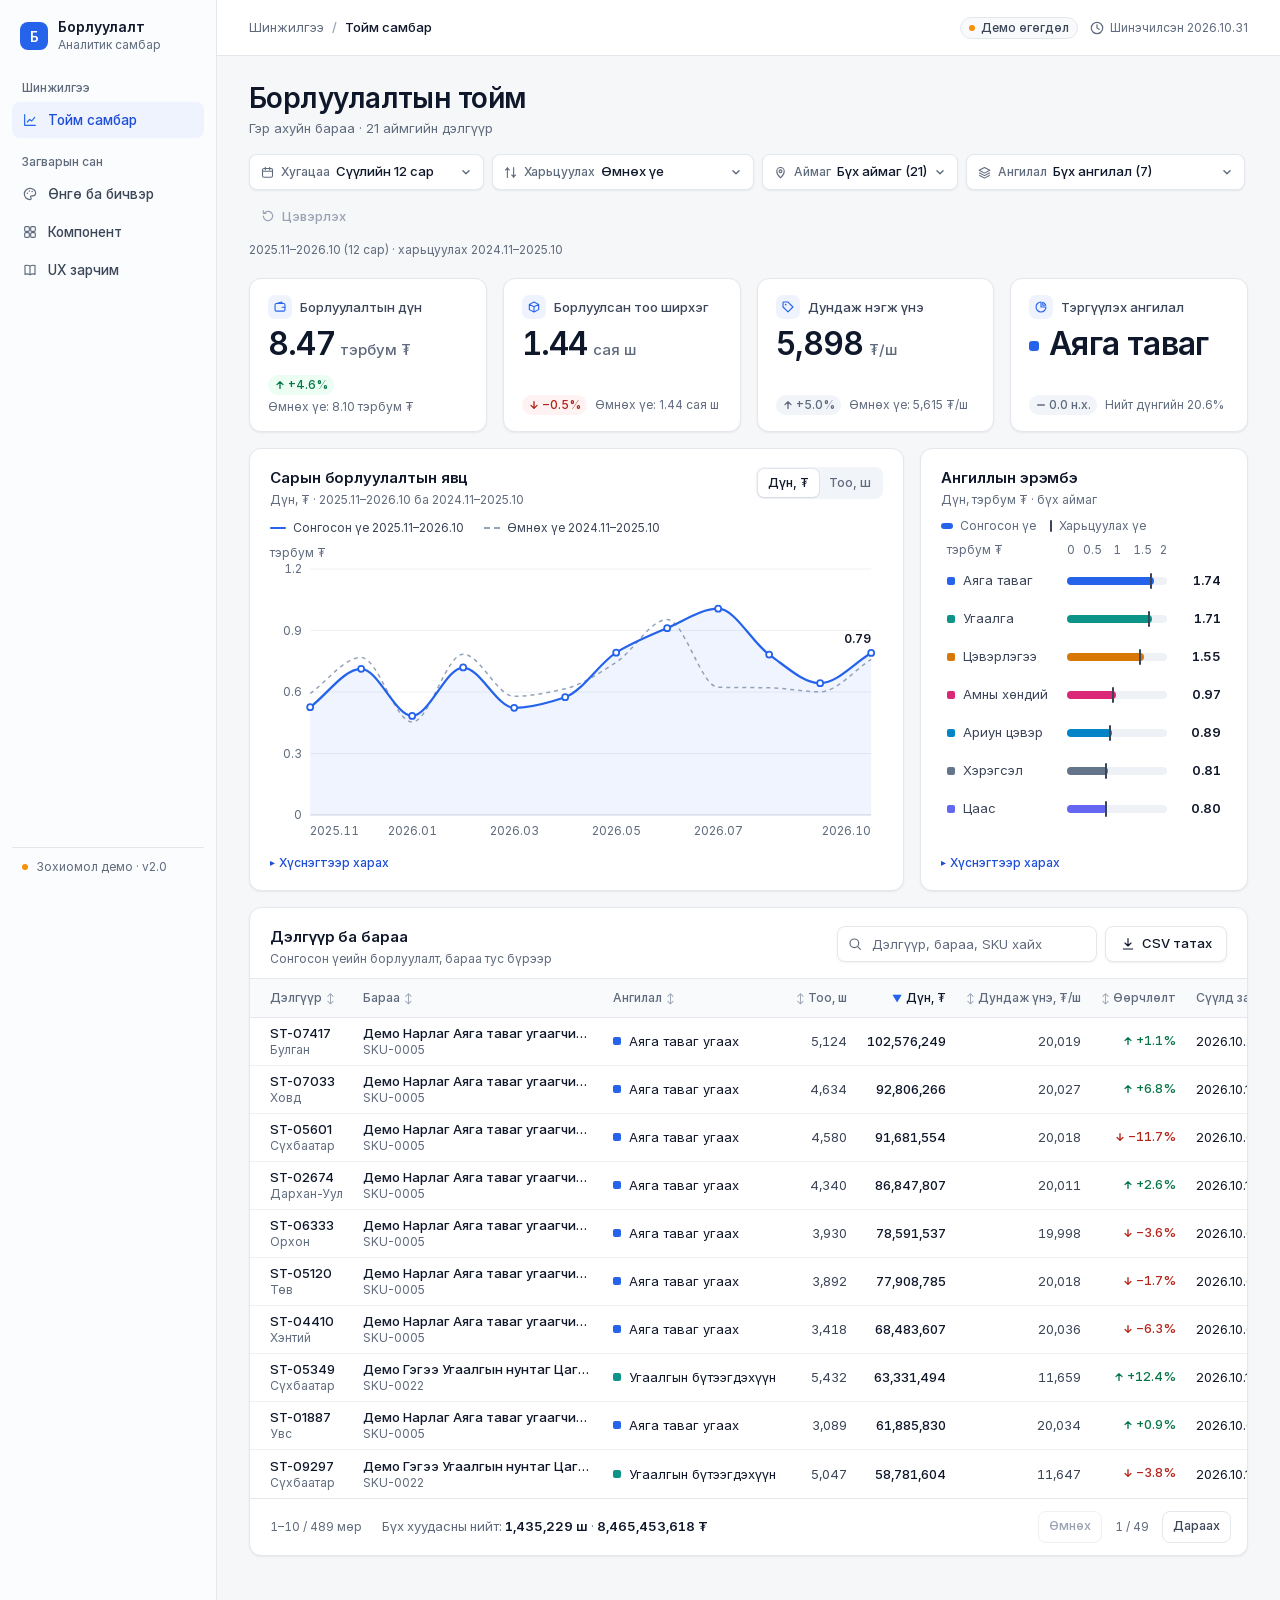
<file: index.html>
<!doctype html>
<html lang="mn">
<head>
<meta charset="utf-8">
<meta name="viewport" content="width=device-width, initial-scale=1">
<meta name="color-scheme" content="light">
<title>Борлуулалтын самбарын дизайн стандарт · Демо</title>
<link rel="icon" href="data:image/svg+xml,%3Csvg xmlns=%27http://www.w3.org/2000/svg%27 viewBox=%270 0 32 32%27%3E%3Crect width=%2732%27 height=%2732%27 rx=%278%27 fill=%27%232563EB%27/%3E%3Cpath d=%27M8 21l5-6 4 3 7-8%27 fill=%27none%27 stroke=%27white%27 stroke-width=%272.5%27 stroke-linecap=%27round%27/%3E%3C/svg%3E">
<link rel="preload" href="assets/fonts/Inter-Regular.woff2" as="font" type="font/woff2" crossorigin>
<link rel="stylesheet" href="assets/styles.css">
</head>
<body>
<a class="skip-link" href="#main">Үндсэн агуулга руу шилжих</a>

<svg xmlns="http://www.w3.org/2000/svg" style="display:none" aria-hidden="true">
  <symbol id="i-chart" viewBox="0 0 24 24"><path d="M4 4v16h16M8 15l3.5-4 3 2.5L19 8" fill="none" stroke="currentColor" stroke-width="1.75" stroke-linecap="round" stroke-linejoin="round"/></symbol>
  <symbol id="i-palette" viewBox="0 0 24 24"><path d="M12 3.5a8.5 8.5 0 1 0 0 17c1.2 0 1.8-.8 1.8-1.7 0-1.3-1-1.6-1-2.6 0-.9.7-1.4 1.6-1.4h1.9a4.2 4.2 0 0 0 4.2-4.3C20.5 6.8 16.7 3.5 12 3.5z" fill="none" stroke="currentColor" stroke-width="1.75" stroke-linejoin="round"/><circle cx="8" cy="11" r="1.1" fill="currentColor"/><circle cx="11" cy="7.6" r="1.1" fill="currentColor"/><circle cx="15.2" cy="8.2" r="1.1" fill="currentColor"/></symbol>
  <symbol id="i-blocks" viewBox="0 0 24 24"><rect x="4" y="4" width="7" height="7" rx="1.8" fill="none" stroke="currentColor" stroke-width="1.75"/><rect x="13" y="4" width="7" height="7" rx="1.8" fill="none" stroke="currentColor" stroke-width="1.75"/><rect x="4" y="13" width="7" height="7" rx="1.8" fill="none" stroke="currentColor" stroke-width="1.75"/><rect x="13" y="13" width="7" height="7" rx="1.8" fill="none" stroke="currentColor" stroke-width="1.75"/></symbol>
  <symbol id="i-book" viewBox="0 0 24 24"><path d="M4.5 5.5c2.6-1 5.1-.8 7.5.8v13c-2.4-1.6-4.9-1.8-7.5-.8zM19.5 5.5c-2.6-1-5.1-.8-7.5.8v13c2.4-1.6 4.9-1.8 7.5-.8z" fill="none" stroke="currentColor" stroke-width="1.75" stroke-linejoin="round"/></symbol>
  <symbol id="i-cal" viewBox="0 0 24 24"><rect x="4" y="5.5" width="16" height="14" rx="2.5" fill="none" stroke="currentColor" stroke-width="1.75"/><path d="M4 10h16M8.5 3.5v4M15.5 3.5v4" fill="none" stroke="currentColor" stroke-width="1.75" stroke-linecap="round"/></symbol>
  <symbol id="i-compare" viewBox="0 0 24 24"><path d="M7 4v16M17 4v16M4 8l3-3 3 3M14 16l3 3 3-3" fill="none" stroke="currentColor" stroke-width="1.75" stroke-linecap="round" stroke-linejoin="round"/></symbol>
  <symbol id="i-pin" viewBox="0 0 24 24"><path d="M12 20.5s6-5.4 6-10.5a6 6 0 0 0-12 0c0 5.1 6 10.5 6 10.5z" fill="none" stroke="currentColor" stroke-width="1.75" stroke-linejoin="round"/><circle cx="12" cy="10" r="2.2" fill="none" stroke="currentColor" stroke-width="1.75"/></symbol>
  <symbol id="i-layers" viewBox="0 0 24 24"><path d="M12 4l8.5 4.5L12 13 3.5 8.5zM3.5 12.5L12 17l8.5-4.5M3.5 16.5L12 21l8.5-4.5" fill="none" stroke="currentColor" stroke-width="1.75" stroke-linejoin="round"/></symbol>
  <symbol id="i-wallet" viewBox="0 0 24 24"><rect x="3.5" y="6" width="17" height="13" rx="2.5" fill="none" stroke="currentColor" stroke-width="1.9"/><path d="M15.5 12.5h5M6 6l9-2.5 1 2.5" fill="none" stroke="currentColor" stroke-width="1.9" stroke-linecap="round" stroke-linejoin="round"/></symbol>
  <symbol id="i-box" viewBox="0 0 24 24"><path d="M12 3.5l8 4v9l-8 4-8-4v-9zM4 7.5l8 4 8-4M12 11.5v9" fill="none" stroke="currentColor" stroke-width="1.9" stroke-linejoin="round"/></symbol>
  <symbol id="i-tag" viewBox="0 0 24 24"><path d="M3.5 12V4.5a1 1 0 0 1 1-1H12l8.5 8.5-8.5 8.5z" fill="none" stroke="currentColor" stroke-width="1.9" stroke-linejoin="round"/><circle cx="8" cy="8" r="1.4" fill="currentColor"/></symbol>
  <symbol id="i-pie" viewBox="0 0 24 24"><path d="M12 3.5v8.5h8.5A8.5 8.5 0 1 1 12 3.5z" fill="none" stroke="currentColor" stroke-width="1.9" stroke-linejoin="round"/><path d="M15 3.8A8.5 8.5 0 0 1 20.2 9H15z" fill="none" stroke="currentColor" stroke-width="1.9" stroke-linejoin="round"/></symbol>
  <symbol id="i-up" viewBox="0 0 16 16"><path d="M8 12.5v-9M4 7.5l4-4 4 4" fill="none" stroke="currentColor" stroke-width="1.8" stroke-linecap="round" stroke-linejoin="round"/></symbol>
  <symbol id="i-down" viewBox="0 0 16 16"><path d="M8 3.5v9M4 8.5l4 4 4-4" fill="none" stroke="currentColor" stroke-width="1.8" stroke-linecap="round" stroke-linejoin="round"/></symbol>
  <symbol id="i-flat" viewBox="0 0 16 16"><path d="M3.5 8h9" stroke="currentColor" stroke-width="1.8" stroke-linecap="round"/></symbol>
  <symbol id="i-x" viewBox="0 0 16 16"><path d="M4.5 4.5l7 7M11.5 4.5l-7 7" stroke="currentColor" stroke-width="1.6" stroke-linecap="round"/></symbol>
  <symbol id="i-download" viewBox="0 0 24 24"><path d="M12 4v11M7.5 10.5l4.5 4.5 4.5-4.5M5 19.5h14" fill="none" stroke="currentColor" stroke-width="1.75" stroke-linecap="round" stroke-linejoin="round"/></symbol>
  <symbol id="i-search" viewBox="0 0 24 24"><circle cx="11" cy="11" r="6.5" fill="none" stroke="currentColor" stroke-width="1.75"/><path d="M16 16l4 4" stroke="currentColor" stroke-width="1.75" stroke-linecap="round"/></symbol>
  <symbol id="i-reset" viewBox="0 0 24 24"><path d="M5 12a7 7 0 1 0 2.1-5M5 4v4h4" fill="none" stroke="currentColor" stroke-width="1.75" stroke-linecap="round" stroke-linejoin="round"/></symbol>
  <symbol id="i-info" viewBox="0 0 16 16"><circle cx="8" cy="8" r="6.5" fill="none" stroke="currentColor" stroke-width="1.4"/><path d="M8 7v4.5M8 4.6v.1" stroke="currentColor" stroke-width="1.6" stroke-linecap="round"/></symbol>
  <symbol id="i-warn" viewBox="0 0 16 16"><path d="M8 2l6.5 11.5h-13z" fill="none" stroke="currentColor" stroke-width="1.4" stroke-linejoin="round"/><path d="M8 6.5v3.2M8 11.7v.1" stroke="currentColor" stroke-width="1.6" stroke-linecap="round"/></symbol>
  <symbol id="i-err" viewBox="0 0 16 16"><circle cx="8" cy="8" r="6.5" fill="none" stroke="currentColor" stroke-width="1.4"/><path d="M5.8 5.8l4.4 4.4M10.2 5.8l-4.4 4.4" stroke="currentColor" stroke-width="1.5" stroke-linecap="round"/></symbol>
  <symbol id="i-ok" viewBox="0 0 16 16"><circle cx="8" cy="8" r="6.5" fill="none" stroke="currentColor" stroke-width="1.4"/><path d="M5 8.2l2 2 4-4.2" fill="none" stroke="currentColor" stroke-width="1.6" stroke-linecap="round" stroke-linejoin="round"/></symbol>
  <symbol id="i-lock" viewBox="0 0 16 16"><rect x="3" y="7" width="10" height="7" rx="1.5" fill="none" stroke="currentColor" stroke-width="1.4"/><path d="M5.5 7V5a2.5 2.5 0 0 1 5 0v2" fill="none" stroke="currentColor" stroke-width="1.4"/></symbol>
  <symbol id="i-clock" viewBox="0 0 16 16"><circle cx="8" cy="8" r="6.5" fill="none" stroke="currentColor" stroke-width="1.4"/><path d="M8 4.5V8l2.5 1.5" fill="none" stroke="currentColor" stroke-width="1.4" stroke-linecap="round"/></symbol>
  <symbol id="i-chev" viewBox="0 0 16 16"><path d="M6 3.5L10.5 8 6 12.5" fill="none" stroke="currentColor" stroke-width="1.6" stroke-linecap="round" stroke-linejoin="round"/></symbol>
</svg>

<div class="app">
  <header class="sidebar">
    <div class="brand">
      <span class="brand-mark" aria-hidden="true">Б</span>
      <span class="brand-text"><strong>Борлуулалт</strong><span>Аналитик самбар</span></span>
    </div>
    <nav class="nav" aria-label="Үндсэн цэс">
      <p class="nav-label" aria-hidden="true">Шинжилгээ</p>
      <ul>
        <li><a href="#overview" data-nav="overview"><svg class="ic" aria-hidden="true"><use href="#i-chart"/></svg><span class="nav-long">Тойм самбар</span><span class="nav-short">Тойм</span></a></li>
      </ul>
      <p class="nav-label" aria-hidden="true">Загварын сан</p>
      <ul>
        <li><a href="#tokens" data-nav="tokens"><svg class="ic" aria-hidden="true"><use href="#i-palette"/></svg><span class="nav-long">Өнгө ба бичвэр</span><span class="nav-short">Өнгө</span></a></li>
        <li><a href="#components" data-nav="components"><svg class="ic" aria-hidden="true"><use href="#i-blocks"/></svg><span class="nav-long">Компонент</span><span class="nav-short">Компонент</span></a></li>
        <li><a href="#principles" data-nav="principles"><svg class="ic" aria-hidden="true"><use href="#i-book"/></svg><span class="nav-long">UX зарчим</span><span class="nav-short">Зарчим</span></a></li>
      </ul>
    </nav>
    <div class="sidebar-foot"><span class="demo-dot" aria-hidden="true"></span><span>Зохиомол демо · v2.0</span></div>
  </header>

  <div class="shell">
  <div class="topbar">
    <nav class="crumbs" aria-label="Байршил"><ol><li id="crumb-parent">Шинжилгээ</li><li aria-current="page" id="crumb">Тойм самбар</li></ol></nav>
    <div class="top-meta">
      <span class="pill-demo" title="Бүх тоо зохиомол жишээ. Бодит компанийн үзүүлэлт биш."><span class="demo-dot" aria-hidden="true"></span>Демо өгөгдөл</span>
      <span class="updated"><svg class="ic-s" aria-hidden="true"><use href="#i-clock"/></svg><span><span class="upd-word">Шинэчилсэн </span><time datetime="2026-10-31">2026.10.31</time></span></span>
    </div>
  </div>
  <main id="main" tabindex="-1">

    <!-- ============ ТОЙМ ============ -->
    <section class="view" id="view-overview" data-view="overview" aria-labelledby="h-overview">
      <div class="page-head">
        <div>
          <h1 id="h-overview">Борлуулалтын тойм</h1>
          <p class="page-sub">Гэр ахуйн бараа · 21 аймгийн дэлгүүр</p>
        </div>
      </div>

      <div class="filterbar">
        <form class="toolbar" id="filters" aria-label="Шүүлтүүр" onsubmit="return false">
          <div class="field"><label for="f-period"><svg class="ic" aria-hidden="true"><use href="#i-cal"/></svg>Хугацаа</label>
            <select id="f-period">
              <option value="3">Сүүлийн 3 сар</option>
              <option value="6">Сүүлийн 6 сар</option>
              <option value="12" selected>Сүүлийн 12 сар</option>
              <option value="ytd">2026 он (1–10 сар)</option>
            </select></div>
          <div class="field"><label for="f-compare"><svg class="ic" aria-hidden="true"><use href="#i-compare"/></svg>Харьцуулах</label>
            <select id="f-compare">
              <option value="prev">Өмнөх үе</option>
              <option value="yoy">Өмнөх оны мөн үе</option>
            </select></div>
          <div class="field"><label for="f-aimag"><svg class="ic" aria-hidden="true"><use href="#i-pin"/></svg>Аймаг</label>
            <select id="f-aimag"><option value="">Бүх аймаг (21)</option></select></div>
          <div class="field"><label for="f-cat"><svg class="ic" aria-hidden="true"><use href="#i-layers"/></svg>Ангилал</label>
            <select id="f-cat"><option value="">Бүх ангилал (7)</option></select></div>
          <button type="button" class="btn btn-quiet" id="f-reset" disabled><svg class="ic" aria-hidden="true"><use href="#i-reset"/></svg>Цэвэрлэх</button>
        </form>
        <p id="scope-text" class="scope" aria-live="polite"></p>
      </div>
      <ul class="chips" id="active-chips" aria-label="Идэвхтэй шүүлтүүр"></ul>
      <div id="data-notice" class="notice notice-warn" hidden></div>

      <section class="kpis" aria-label="Гол үзүүлэлт" id="kpis"></section>

      <div class="grid-charts">
        <section class="card card-chart" aria-labelledby="h-trend">
          <div class="card-head">
            <div>
              <h2 id="h-trend">Сарын борлуулалтын явц</h2>
              <p class="card-sub" id="trend-sub"></p>
            </div>
            <div class="seg" role="group" aria-label="Үзүүлэлт сонгох">
              <button type="button" class="seg-btn" data-metric="a" aria-pressed="true">Дүн, ₮</button>
              <button type="button" class="seg-btn" data-metric="q" aria-pressed="false">Тоо, ш</button>
            </div>
          </div>
          <div class="legend" role="group" aria-label="Цуваа харуулах/нуух">
            <button type="button" class="legend-btn" data-series="cur" aria-pressed="true"><span class="key key-line" aria-hidden="true"></span><span id="lg-cur">Сонгосон үе</span></button>
            <button type="button" class="legend-btn" data-series="cmp" aria-pressed="true"><span class="key key-dash" aria-hidden="true"></span><span id="lg-cmp">Харьцуулах үе</span></button>
            <span class="legend-note" id="lg-missing" hidden><span class="key key-missing" aria-hidden="true"></span>Дутуу мэдээтэй сар</span>
          </div>
          <div class="chart-wrap" id="trend-wrap">
            <svg id="trend" class="chart" tabindex="0" role="img" aria-describedby="trend-help"></svg>
            <div class="tooltip" id="trend-tip" role="status" aria-live="polite" hidden></div>
          </div>
          <p class="sr-only" id="trend-help">Графикт сонголт хийгээд ← → товчоор сар бүрийн утгыг харна. Y тэнхлэг 0-ээс эхэлнэ.</p>
          <details class="data-eq">
            <summary>Хүснэгтээр харах</summary>
            <div class="table-scroll small"><table class="tbl" id="trend-table"></table></div>
          </details>
        </section>

        <section class="card card-chart" aria-labelledby="h-bars">
          <div class="card-head">
            <div>
              <h2 id="h-bars">Ангиллын эрэмбэ</h2>
              <p class="card-sub" id="bars-sub"></p>
            </div>
          </div>
          <div class="legend legend-static">
            <span class="legend-note"><span class="key key-bar" aria-hidden="true"></span>Сонгосон үе</span>
            <span class="legend-note"><span class="key key-tick" aria-hidden="true"></span>Харьцуулах үе</span>
          </div>
          <div class="hbars" id="bars"></div>
          <p class="sr-only">Мөр дээр дарж тухайн ангиллаар шүүнэ. Дахин дарвал шүүлтүүр арилна.</p>
          <details class="data-eq">
            <summary>Хүснэгтээр харах</summary>
            <div class="table-scroll small"><table class="tbl" id="bars-table"></table></div>
          </details>
        </section>
      </div>

      <section class="card card-table" aria-labelledby="h-table">
        <div class="card-head card-head-wrap">
          <div>
            <h2 id="h-table">Дэлгүүр ба бараа</h2>
            <p class="card-sub">Сонгосон үеийн борлуулалт, бараа тус бүрээр</p>
          </div>
          <div class="table-tools">
            <div class="field-inline">
              <label for="t-search" class="sr-only">Хүснэгтээс хайх</label>
              <span class="input-icon"><svg class="ic" aria-hidden="true"><use href="#i-search"/></svg>
              <input type="search" id="t-search" placeholder="Дэлгүүр, бараа, SKU хайх" autocomplete="off"></span>
            </div>
            <button type="button" class="btn btn-secondary" id="t-export"><svg class="ic" aria-hidden="true"><use href="#i-download"/></svg>CSV татах</button>
          </div>
        </div>
        <div class="table-scroll" id="table-scroll" tabindex="0" role="region" aria-labelledby="h-table">
          <table class="tbl tbl-main" id="sales-table">
            <caption class="sr-only">Дэлгүүр, барааны борлуулалт. Баганын толгой дээр дарж эрэмбэлнэ.</caption>
            <thead><tr id="sales-head"></tr></thead>
            <tbody id="sales-body"></tbody>
          </table>
          <div class="empty" id="table-empty" hidden>
            <p id="table-empty-text"><strong>Хайлтад тохирох мөр олдсонгүй.</strong> Хайлтын үгээ өөрчлөх эсвэл шүүлтүүрээ цэвэрлэнэ үү.</p>
            <button type="button" class="btn btn-secondary" id="t-clear">Хайлт цэвэрлэх</button>
          </div>
        </div>
        <div class="pager">
          <p id="pager-info" aria-live="polite"></p>
          <p id="table-total" class="total"></p>
          <div class="pager-btns">
            <button type="button" class="btn btn-sm" id="p-prev">Өмнөх</button>
            <span id="pager-page" class="pager-page"></span>
            <button type="button" class="btn btn-sm" id="p-next">Дараах</button>
          </div>
        </div>
      </section>
    </section>

    <!-- ============ ТОКЕН ============ -->
    <section class="view" id="view-tokens" data-view="tokens" aria-labelledby="h-tokens" hidden>
      <div class="page-head">
        <div>
          <p class="eyebrow">Загварын сан · токен</p>
          <h1 id="h-tokens">Өнгө ба бичвэр</h1>
        </div>
      </div>
      <p class="lead">Өнгө, үсэг, зай, сүүдрийг шууд hex/px-ээр бус CSS хувьсагчаар ашиглана. Нэр нь утгыг биш үүргийг заана.</p>

      <section class="card" aria-labelledby="h-pal">
        <h2 id="h-pal">Өнгө</h2>
        <p class="card-sub">Тодролын харьцааг хуудас дээрээ шууд тооцоолсон. Энгийн текстэд ≥ 4.5:1 шаардлагатай.</p>
        <div class="swatches" id="swatches"></div>
        <h3>Ангиллын өнгө</h3>
        <p class="card-sub">Ангилал бүр бүх график, хүснэгтэд ижил өнгөтэй. Өнгөнөөс гадна нэрээр шошголно.</p>
        <div class="swatches swatches-cat" id="cat-swatches"></div>
      </section>

      <section class="card" aria-labelledby="h-type">
        <h2 id="h-type">Кирилл үсгийн шатлал</h2>
        <p class="card-sub">Inter 4.1 (SIL OFL 1.1) төсөлд хадгалсан, сүлжээ шаардахгүй → Segoe UI → Noto Sans → Arial. Ө, Ү бүрэн. Тоо <code>tabular-nums</code>.</p>
        <div class="type-scale">
          <div class="type-row"><span class="type-meta">Гарчиг 1 · 28/36 · 600</span><span class="t-h1">Өдөр тутмын борлуулалтын үзүүлэлт</span></div>
          <div class="type-row"><span class="type-meta">Гарчиг 2 · 20/28 · 600</span><span class="t-h2">Үйлчилгээний бүс ба аймгийн харьцуулалт</span></div>
          <div class="type-row"><span class="type-meta">Гарчиг 3 · 15/22 · 600</span><span class="t-h3">Өвөрхангай, Өмнөговь, Үнэ тогтвортой</span></div>
          <div class="type-row"><span class="type-meta">Үндсэн · 14/22 · 400</span><span class="t-body">Шүүлтүүр өөрчлөхөд гол үзүүлэлт, график, хүснэгт хамт шинэчлэгдэнэ.</span></div>
          <div class="type-row"><span class="type-meta">Нягт · 13/20 · 400</span><span class="t-small">Хүснэгт, шошго, тайлбар текст. Хүснэгтийн мөрөнд ашиглана.</span></div>
          <div class="type-row"><span class="type-meta">Жижиг · 12/16 · 500</span><span class="t-xs">Тэнхлэгийн шошго, огноо, эх сурвалж. 12px-ээс жижиг болгохгүй.</span></div>
          <div class="type-row"><span class="type-meta">KPI тоо · 32/38 · 600</span><span class="t-kpi num">28.1<small>тэрбум ₮</small></span></div>
        </div>
      </section>

      <section class="card" aria-labelledby="h-num">
        <h2 id="h-num">Тоо, мөнгөн дүн, огноо</h2>
        <div class="table-scroll small">
          <table class="tbl">
            <thead><tr><th scope="col">Төрөл</th><th scope="col">Дүрэм</th><th scope="col" class="num">Жишээ</th></tr></thead>
            <tbody id="format-rows"></tbody>
          </table>
        </div>
      </section>

      <div class="grid-2">
        <section class="card" aria-labelledby="h-space">
          <h2 id="h-space">Зай (4px суурь)</h2>
          <div class="spacing" id="spacing"></div>
        </section>
        <section class="card" aria-labelledby="h-elev">
          <h2 id="h-elev">Хүрээ, сүүдэр, булан</h2>
          <div class="elev-grid">
            <div class="elev elev-0"><strong>Түвшин 0</strong><span>Хүрээ 1px · зөөлөн сүүдэр · карт</span></div>
            <div class="elev elev-1"><strong>Түвшин 1</strong><span>Хөвөх цэс, tooltip</span></div>
            <div class="elev elev-2"><strong>Түвшин 2</strong><span>Зөвхөн харилцах цонх</span></div>
          </div>
          <p class="card-sub">Булан: 8px (товч, оролт), 12px (карт), 999px (чип). Карт: 1px хүрээ + маш зөөлөн сүүдэр.</p>
        </section>
      </div>

      <section class="card" aria-labelledby="h-states">
        <h2 id="h-states">Төлөв</h2>
        <p class="card-sub">Төлөв бүр өнгө + хэлбэр/текстээр ялгарна. Tab товчоор фокусын хүрээг шалгана уу.</p>
        <div class="state-row">
          <div class="state-item"><button type="button" class="btn btn-primary" data-demo-press>Үндсэн</button><span>Хэвийн</span></div>
          <div class="state-item"><button type="button" class="btn btn-primary is-hover" tabindex="-1" aria-hidden="true">Үндсэн</button><span>Хулгана дээр</span></div>
          <div class="state-item"><button type="button" class="btn btn-primary is-focus" tabindex="-1" aria-hidden="true">Үндсэн</button><span>Фокус</span></div>
          <div class="state-item"><button type="button" class="btn btn-primary" disabled>Үндсэн</button><span>Идэвхгүй</span></div>
          <div class="state-item"><button type="button" class="seg-btn seg-solo" aria-pressed="true">Сонгосон</button><span>Сонгосон</span></div>
          <div class="state-item"><span class="row-demo">Сонгосон мөр</span><span>Хүснэгтийн мөр</span></div>
        </div>
        <p class="hint press-out" aria-live="polite">«Үндсэн» товчийг дарж хариу үйлдлийг шалгана уу.</p>
      </section>
    </section>

    <!-- ============ БҮРЭЛДЭХҮҮН ============ -->
    <section class="view" id="view-components" data-view="components" aria-labelledby="h-comp" hidden>
      <div class="page-head">
        <div>
          <p class="eyebrow">Загварын сан · удирдлага, хүснэгт, график, төлөв</p>
          <h1 id="h-comp">Компонент</h1>
        </div>
      </div>
      <p class="lead">Доорх жишээнүүд нь загварын үзүүлэн. Нэвтрэлт, эрх, сервер холболт байхгүй.</p>

      <div class="grid-2">
        <section class="card" aria-labelledby="h-btns">
          <h2 id="h-btns">Товч</h2>
          <p class="card-sub">Ширээн дээр 36px, мэдрэгч дэлгэцэнд 44px. Нэг хэсэгт нэг л үндсэн товч.</p>
          <div class="btn-row">
            <button type="button" class="btn btn-primary" data-demo-press>Хадгалах</button>
            <button type="button" class="btn btn-secondary" data-demo-press>Харьцуулах</button>
            <button type="button" class="btn btn-ghost" data-demo-press>Цуцлах</button>
          </div>
          <p class="hint press-out" aria-live="polite">Товч дарахад энд хариу харагдана.</p>
        </section>

        <section class="card" aria-labelledby="h-inputs">
          <h2 id="h-inputs">Оролт, сонголт</h2>
          <p class="card-sub">Шошго үргэлж харагдана. Placeholder шошгыг орлохгүй.</p>
          <div class="form-demo">
            <div class="field">
              <label for="d-date">Эхлэх сар</label>
              <select id="d-date" aria-describedby="d-date-help"></select>
              <span class="help" id="d-date-help">2024.11 – 2026.10 хооронд. Хөтчийн огнооны формат хэлнээс хамаарах тул сарыг жагсаалтаар сонгуулна.</span>
            </div>
            <div class="field">
              <label for="d-qty">Доод тоо ширхэг</label>
              <input type="text" inputmode="numeric" id="d-qty" value="12а" aria-invalid="true" aria-describedby="d-qty-err">
              <span class="help help-err" id="d-qty-err"><svg class="ic-s" aria-hidden="true"><use href="#i-err"/></svg>Зөвхөн тоо оруулна уу. Жишээ: 120</span>
            </div>
          </div>
        </section>
      </div>

      <section class="card" aria-labelledby="h-badges">
        <h2 id="h-badges">Төлөвийн тэмдэг</h2>
        <p class="card-sub">Өнгө, дүрс, текст гурвуулаа. Өнгө ганцаараа утга илэрхийлэхгүй.</p>
        <div class="btn-row">
          <span class="badge badge-ok"><svg class="ic-s" aria-hidden="true"><use href="#i-ok"/></svg>Шинэчлэгдсэн</span>
          <span class="badge badge-warn"><svg class="ic-s" aria-hidden="true"><use href="#i-warn"/></svg>Мэдээ дутуу</span>
          <span class="badge badge-err"><svg class="ic-s" aria-hidden="true"><use href="#i-err"/></svg>Ачаалж чадсангүй</span>
          <span class="badge badge-neutral"><svg class="ic-s" aria-hidden="true"><use href="#i-clock"/></svg>2026.10.31-ний байдлаар</span>
          <span class="delta delta-up"><svg class="ic-s" aria-hidden="true"><use href="#i-up"/></svg>+4.2%</span>
          <span class="delta delta-down"><svg class="ic-s" aria-hidden="true"><use href="#i-down"/></svg>−3.1%</span>
          <span class="delta delta-flat"><svg class="ic-s" aria-hidden="true"><use href="#i-flat"/></svg>0.0%</span>
        </div>
      </section>

      <section class="card" aria-labelledby="h-statesdemo">
        <div class="card-head">
          <div>
            <h2 id="h-statesdemo">Өгөгдлийн төлөвийн жишээ</h2>
            <p class="card-sub">Бүрэлдэхүүний үзүүлэн. Бодит нэвтрэлт, эрх, сүлжээ ашиглахгүй.</p>
          </div>
        </div>
        <div class="states-grid">
          <div class="state-card">
            <span class="demo-tag">Жишээ</span>
            <h3>Хоосон</h3>
            <div class="state-body">
              <p><strong>Сонгосон хугацаанд борлуулалт алга.</strong></p>
              <p class="muted">Тэг биш, мөр байхгүй гэсэн үг. Хугацааг уртасгаж үзнэ үү.</p>
            </div>
          </div>
          <div class="state-card">
            <span class="demo-tag">Жишээ</span>
            <h3>Ачаалж байна</h3>
            <div class="state-body" aria-busy="true" aria-label="Ачаалж байна">
              <div class="skel skel-l"></div><div class="skel"></div><div class="skel skel-s"></div>
            </div>
          </div>
          <div class="state-card">
            <span class="demo-tag">Жишээ</span>
            <h3>Алдаа</h3>
            <div class="state-body" id="err-demo">
              <p class="status-line err"><svg class="ic-s" aria-hidden="true"><use href="#i-err"/></svg>Өгөгдөл ачаалж чадсангүй.</p>
              <p class="muted">Бусад хэсэг хэвээр ажиллана.</p>
              <button type="button" class="btn btn-secondary btn-sm" id="err-retry">Дахин оролдох</button>
            </div>
          </div>
          <div class="state-card">
            <span class="demo-tag">Жишээ</span>
            <h3>Эрх хүрэлцэхгүй</h3>
            <div class="state-body">
              <p class="status-line"><svg class="ic-s" aria-hidden="true"><use href="#i-lock"/></svg>Энэ аймгийн мэдээг харах эрхгүй.</p>
              <p class="muted">Хэнд хандахыг тодорхой бичнэ. Хоосон хуудас харуулахгүй.</p>
            </div>
          </div>
          <div class="state-card">
            <span class="demo-tag">Жишээ</span>
            <h3>Хуучирсан мэдээ</h3>
            <div class="state-body">
              <p class="status-line warn"><svg class="ic-s" aria-hidden="true"><use href="#i-warn"/></svg>Сүүлд 3 хоногийн өмнө шинэчлэгдсэн.</p>
              <p class="muted">Огноог гарчгийн хажууд байнга харуулна.</p>
            </div>
          </div>
        </div>
      </section>

      <section class="card" aria-labelledby="h-chartpat">
        <h2 id="h-chartpat">Графикийн загвар</h2>
        <p class="card-sub">Ижил өгөгдөл: 102 ба 108. Тэнхлэгийг тасалбал 6%-ийн зөрүү 4 дахин мэт харагдана.</p>
        <div class="grid-2 inner">
          <figure class="pattern pattern-bad">
            <figcaption><span class="badge badge-err"><svg class="ic-s" aria-hidden="true"><use href="#i-err"/></svg>Буруу</span> Багана 100-аас эхэлсэн</figcaption>
            <div class="mini-bars" aria-hidden="true"><div style="--w:25%"><span>А</span></div><div style="--w:100%"><span>Б</span></div></div>
            <p class="axis-note">Тэнхлэг: 100 → 108</p>
          </figure>
          <figure class="pattern pattern-good">
            <figcaption><span class="badge badge-ok"><svg class="ic-s" aria-hidden="true"><use href="#i-ok"/></svg>Зөв</span> Багана 0-ээс эхэлсэн</figcaption>
            <div class="mini-bars" aria-hidden="true"><div style="--w:94.4%"><span>А · 102</span></div><div style="--w:100%"><span>Б · 108</span></div></div>
            <p class="axis-note">Тэнхлэг: 0 → 108</p>
          </figure>
        </div>
        <figure class="pattern" id="gap-demo-fig">
          <figcaption><span class="badge">Компонентын жишээ</span> Дутуу сар ба тэг утга (зориуд зохиосон; тойм хуудасны өгөгдөлд байхгүй)</figcaption>
          <svg id="gap-demo" viewBox="0 0 320 120" width="100%" height="120" role="img" aria-label="Жишээ: 2026.08 мэдээ алга (шугам тасарсан), 2026.10 борлуулалт 0">
            <line x1="20" x2="310" y1="100" y2="100" stroke="#CDD3DC"/>
            <path d="M30 60 L80 50 L130 55" fill="none" stroke="#2563EB" stroke-width="2"/>
            <path d="M230 45 L280 100" fill="none" stroke="#2563EB" stroke-width="2"/>
            <circle cx="30" cy="60" r="3.5" fill="#2563EB"/><circle cx="80" cy="50" r="3.5" fill="#2563EB"/><circle cx="130" cy="55" r="3.5" fill="#2563EB"/>
            <circle class="dot-missing" cx="180" cy="100" r="5" fill="#fff" stroke="#B54708" stroke-dasharray="2 2" stroke-width="2"/>
            <text x="180" y="88" text-anchor="middle" font-size="12" fill="#5F6B7D">мэдээ алга</text>
            <circle cx="230" cy="45" r="3.5" fill="#2563EB"/><circle class="dot-zero" cx="280" cy="100" r="3.5" fill="#2563EB"/>
            <text x="280" y="88" text-anchor="middle" font-size="12" fill="#5F6B7D">0</text>
          </svg>
          <table class="tbl" id="gap-demo-table"><caption class="sr-only">Дутуу ба тэг утгын жишээ хүснэгт</caption>
            <thead><tr><th scope="col">Сар</th><th scope="col" class="num">Дүн, ₮</th><th scope="col">Тэмдэглэл</th></tr></thead>
            <tbody><tr><th scope="row">2026.07</th><td class="num">1,250,000</td><td></td></tr>
            <tr><th scope="row">2026.08</th><td class="num">—</td><td>Мэдээ ирээгүй (0 биш)</td></tr>
            <tr><th scope="row">2026.09</th><td class="num">1,410,000</td><td></td></tr>
            <tr><th scope="row">2026.10</th><td class="num">0</td><td>Борлуулалт 0</td></tr></tbody>
          </table>
        </figure>
        <ul class="rules">
          <li><strong>Цаг хугацаа</strong> → шугаман график. <strong>Ангилал</strong> → хэвтээ багана, их → бага эрэмбэ.</li>
          <li>Харьцуулах үеийг тасархай шугам эсвэл тэмдэглэгээгээр ялгана. Өнгө ганцаараа хангалтгүй.</li>
          <li><strong>Дутуу мэдээ</strong> = тасархай/хоосон цэг, шошготой. <strong>Тэг</strong> = 0 гэж бичнэ. Хоёрыг хольж болохгүй.</li>
          <li>Утга, нэгжийг шууд бичнэ (₮, ш). Tooltip-оос гадна хүснэгтэн хувилбар байна.</li>
          <li>Цуваа 4-өөс олон бол жижиг олон график эсвэл хүснэгт ашиглана.</li>
        </ul>
      </section>

      <section class="card" aria-labelledby="h-tablepat">
        <h2 id="h-tablepat">Хүснэгтийн дүрэм</h2>
        <ul class="rules">
          <li>Тоон багана баруун тийш, <code>tabular-nums</code>, нэгж толгойд: «Дүн, ₮», «Тоо, ш».</li>
          <li>Эрэмбэлэх толгой нь товч, <code>aria-sort</code> төлөвтэй, сум дүрс харагдана.</li>
          <li>Толгой мөр гүйлгэхэд наалттай. Хэвтээ гүйлгэлт зөвхөн хүснэгтийн доторх хүрээнд.</li>
          <li>Хуудаслалт: 10 мөр, «1–10 / 128 мөр» гэж бичнэ. Хайлт үр дүнгүй бол хоосон төлөвийг тайлбартай харуулна.</li>
          <li>Мөрийн дэлгэрэнгүй цонх Esc-ээр хаагдана. Фокус нээсэн товч руу буцна.</li>
        </ul>
        <p><a class="link" href="#overview" data-goto="h-table">Тойм самбар дээрх хүснэгтийг үзэх<svg class="ic-s" aria-hidden="true"><use href="#i-chev"/></svg></a></p>
      </section>
    </section>

    <!-- ============ ЗАРЧИМ ============ -->
    <section class="view" id="view-principles" data-view="principles" aria-labelledby="h-prin" hidden>
      <div class="page-head">
        <div>
          <p class="eyebrow">Загварын сан · ашигтай дүрэм, туйлын хууль биш</p>
          <h1 id="h-prin">Самбарын UX зарчим</h1>
        </div>
      </div>
      <p class="lead">Зарчим бүрийг энэ самбар дээрх бодит жишээтэй холбосон. Тоон босгыг баримжаа гэж ойлгоно. Эцсийн шийдвэрийг хэрэглэгчийн туршилтаар баталгаажуулна.</p>
      <div class="principles" id="principles-list"></div>
    </section>

  </main>
  </div>
</div>

<dialog id="detail" aria-labelledby="detail-title">
  <div class="dlg-head">
    <div>
      <p class="eyebrow" id="detail-eyebrow"></p>
      <h2 id="detail-title"></h2>
    </div>
    <button type="button" class="btn btn-ghost btn-icon" id="detail-close" aria-label="Хаах"><svg class="ic" aria-hidden="true"><use href="#i-x"/></svg></button>
  </div>
  <div class="dlg-body" id="detail-body"></div>
  <div class="dlg-foot">
    <span class="hint">Зохиомол демо өгөгдөл</span>
    <button type="button" class="btn btn-secondary" id="detail-ok">Хаах</button>
  </div>
</dialog>

<script src="assets/data.js"></script>
<script src="assets/app.js"></script>
</body>
</html>
</file>
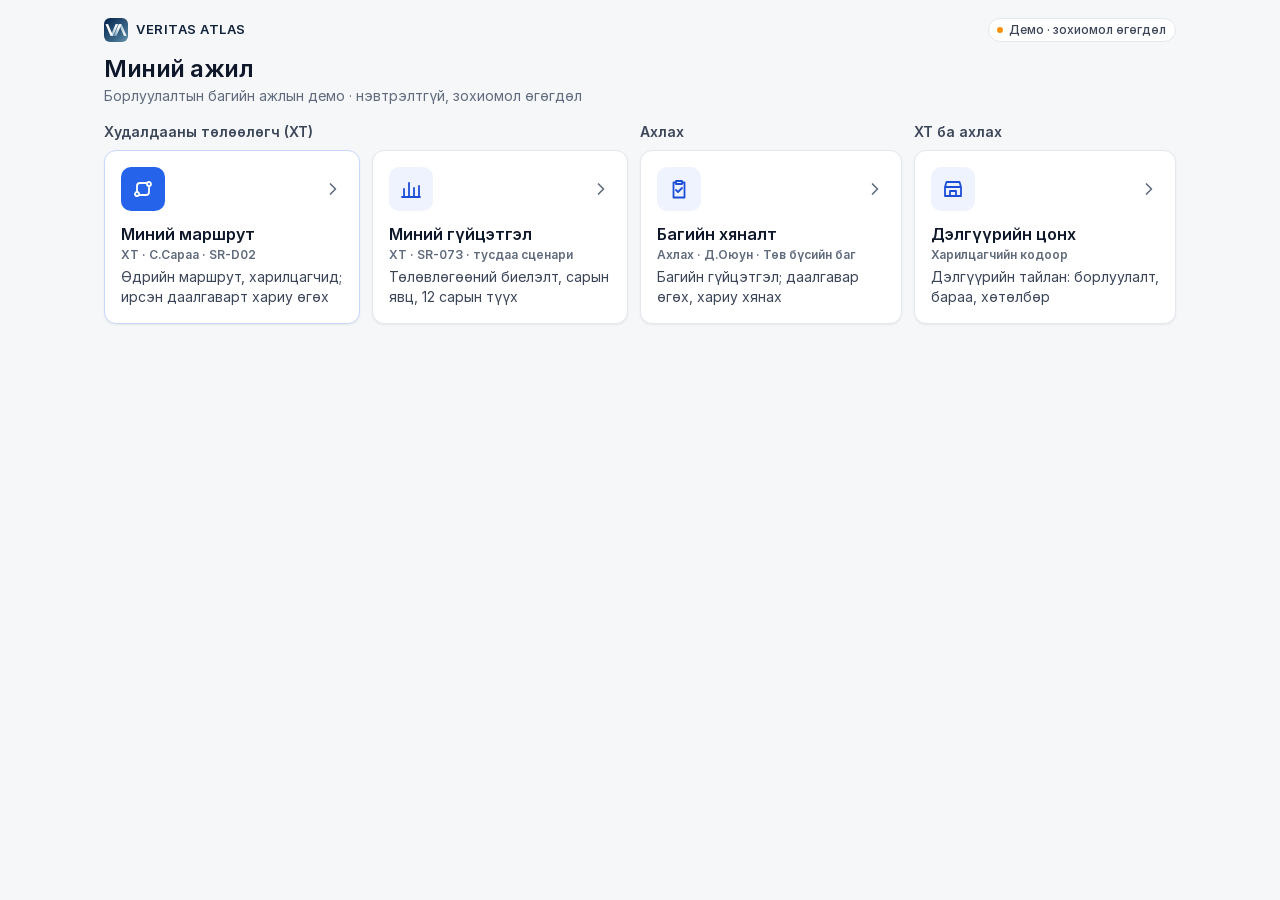
<file: rep-home/index.html>
<!doctype html>
<html lang="mn" data-ws-module="home" data-ui="v1">
<head>
  <meta charset="utf-8">
  <meta name="build" content="25ca33a3e8e8">
  <meta name="release" content="d61e21b008">
  <meta name="viewport" content="width=device-width, initial-scale=1, viewport-fit=cover">
  <meta name="color-scheme" content="light">
  <title>Миний ажил · Демо</title>
  <link rel="icon" type="image/png" href="[data-uri]">
  <link rel="preload" href="assets/fonts/Inter-SemiBold.woff2?v=5cb7103e4e" as="font" type="font/woff2" crossorigin>
  <link rel="stylesheet" href="assets/home.css?v=69df056010">
  <link rel="stylesheet" href="assets/workspace.css?v=fe167c2be0">
  <!-- Optional: official Telegram Mini App SDK. Async, so the page works without it (plain browser, offline, blocked). -->
  <script async src="https://telegram.org/js/telegram-web-app.js" onload="window.WS && window.WS.tgInit()"></script>
</head>
<body>
  <svg width="0" height="0" style="position:absolute" aria-hidden="true">
    <symbol id="i-store" viewBox="0 0 24 24"><path d="M4 10l1.5-5h13L20 10M4 10h16M4 10v9h16v-9M9 19v-5h6v5" fill="none" stroke="currentColor" stroke-width="1.8" stroke-linejoin="round" stroke-linecap="round"/></symbol>
    <symbol id="i-route" viewBox="0 0 24 24"><path d="M6 19a2 2 0 1 0 0-4 2 2 0 0 0 0 4zM18 9a2 2 0 1 0 0-4 2 2 0 0 0 0 4zM6 15V9a3 3 0 0 1 3-3h7M18 9v6a3 3 0 0 1-3 3H8" fill="none" stroke="currentColor" stroke-width="1.8" stroke-linecap="round"/></symbol>
    <symbol id="i-perf" viewBox="0 0 24 24"><path d="M5 20V12M10 20V6M15 20v-9M20 20V9M3 20h18" fill="none" stroke="currentColor" stroke-width="1.8" stroke-linecap="round"/></symbol>
    <symbol id="i-team" viewBox="0 0 24 24"><path d="M9 4h6v3H9zM9 5.5H6.5v15h11v-15H15M9 13l2 2 4-4" fill="none" stroke="currentColor" stroke-width="1.8" stroke-linejoin="round" stroke-linecap="round"/></symbol>
    <symbol id="i-right" viewBox="0 0 24 24"><path d="M9 6l6 6-6 6" fill="none" stroke="currentColor" stroke-width="2" stroke-linecap="round" stroke-linejoin="round"/></symbol>
  </svg>

  <main class="hm ws-page" id="app">
    <header class="hm-head">
      <div class="hm-brand"><span class="ws-mark" aria-hidden="true"></span><b>VERITAS ATLAS</b></div>
      <span class="ws-demo"><span>Демо<span class="ws-demo-l"> · зохиомол өгөгдөл</span></span></span>
      <h1 class="ws-title">Миний ажил</h1>
      <p class="hm-sub" id="rep-label">Борлуулалтын багийн ажлын демо · нэвтрэлтгүй, зохиомол өгөгдөл</p>
    </header>

    <!-- the windows by demo role; hrefs are plain relative links (they work without JS), workspace.js adds the session state.
         The role is a demo choice made here or in «Цэс», never a login. -->
    <nav class="hm-roles" id="links" aria-label="Миний ажил">
      <section class="hm-role hm-rep" aria-labelledby="r-rep">
        <h2 class="hm-rh" id="r-rep">Худалдааны төлөөлөгч (ХТ)</h2>
        <div class="hm-cards">
          <a class="hm-card hm-main" data-m="route" data-ws-nav href="../rep-route/?demo=team&amp;rep=SR-D02">
            <span class="hm-ic"><svg aria-hidden="true"><use href="#i-route"/></svg></span>
            <span class="hm-t"><b>Миний маршрут</b><small id="route-who">ХТ · С.Сараа · SR-D02</small><span>Өдрийн маршрут, харилцагчид; ирсэн даалгаварт хариу өгөх</span></span>
            <svg class="hm-go" aria-hidden="true"><use href="#i-right"/></svg>
          </a>
          <a class="hm-card" data-m="performance" data-ws-nav href="../rep-performance/?rep=SR-073">
            <span class="hm-ic"><svg aria-hidden="true"><use href="#i-perf"/></svg></span>
            <span class="hm-t"><b>Миний гүйцэтгэл</b><small>ХТ · SR-073 · тусдаа сценари</small><span>Төлөвлөгөөний биелэлт, сарын явц, 12 сарын түүх</span></span>
            <svg class="hm-go" aria-hidden="true"><use href="#i-right"/></svg>
          </a>
        </div>
      </section>
      <section class="hm-role" aria-labelledby="r-sup">
        <h2 class="hm-rh" id="r-sup">Ахлах</h2>
        <div class="hm-cards">
          <a class="hm-card" data-m="team" data-ws-nav href="../team-control/">
            <span class="hm-ic"><svg aria-hidden="true"><use href="#i-team"/></svg></span>
            <span class="hm-t"><b>Багийн хяналт</b><small>Ахлах · Д.Оюун · Төв бүсийн баг</small><span>Багийн гүйцэтгэл; даалгавар өгөх, хариу хянах</span></span>
            <svg class="hm-go" aria-hidden="true"><use href="#i-right"/></svg>
          </a>
        </div>
      </section>
      <section class="hm-role" aria-labelledby="r-both">
        <h2 class="hm-rh" id="r-both">ХТ ба ахлах</h2>
        <div class="hm-cards">
          <a class="hm-card" data-m="store" data-ws-nav href="../store-report/?view=lookup">
            <span class="hm-ic"><svg aria-hidden="true"><use href="#i-store"/></svg></span>
            <span class="hm-t"><b>Дэлгүүрийн цонх</b><small>Харилцагчийн кодоор</small><span>Дэлгүүрийн тайлан: борлуулалт, бараа, хөтөлбөр</span></span>
            <svg class="hm-go" aria-hidden="true"><use href="#i-right"/></svg>
          </a>
        </div>
      </section>
    </nav>

    <!-- two separate demo stories: never one person's data -->
    <section class="hm-sc" id="scen" aria-labelledby="sc-t" hidden>
      <h2 class="hm-rh" id="sc-t">Демогийн хоёр тусдаа сценари</h2>
      <ol>
        <li><b>Даалгаврын урсгал.</b> Ахлах Д.Оюун «Багийн хяналт»-аас даалгавар өгнө → ХТ С.Сараа (SR-D02) «Миний маршрут»-аас хариу илгээнэ → ахлах хянаж баталгаажуулна эсвэл дахин ажиллуулна.</li>
        <li><b>Гүйцэтгэл.</b> «Миний гүйцэтгэл» нь өөр ХТ SR-073-ийн жишиг өгөгдөл. С.Сараагийн маршруттай холбоогүй.</li>
      </ol>
      <p>Дүрийг энд эсвэл «Цэс»-ээс сонгоно: нэвтрэлт биш. Даалгавар энэ төхөөрөмжийн browser-т хадгалагдана.</p>
    </section>

    <footer class="hm-foot" id="foot" hidden>
      <a class="hm-legacy" data-m="legacy" data-ws-nav href="../rep-route/?rep=SR-073">SR-073-ийн маршрут (25 дэлгүүр, өмнөх демо)<svg aria-hidden="true"><use href="#i-right"/></svg></a>
      <p><span class="num" id="build">Хувилбар: локал</span></p>
    </footer>

    <section class="hm-state" id="state" hidden><h2 id="state-title"></h2><p id="state-text"></p><a class="hm-btn" id="state-link" data-ws-nav href="?rep=SR-073"></a></section>
  </main>

  <script src="assets/deploy.js?v=c74ab2f336"></script>
  <script src="assets/workspace.js?v=1901e2b433"></script>
  <script src="assets/home.js?v=1155a97aa2"></script>
</body>
</html>
</file>
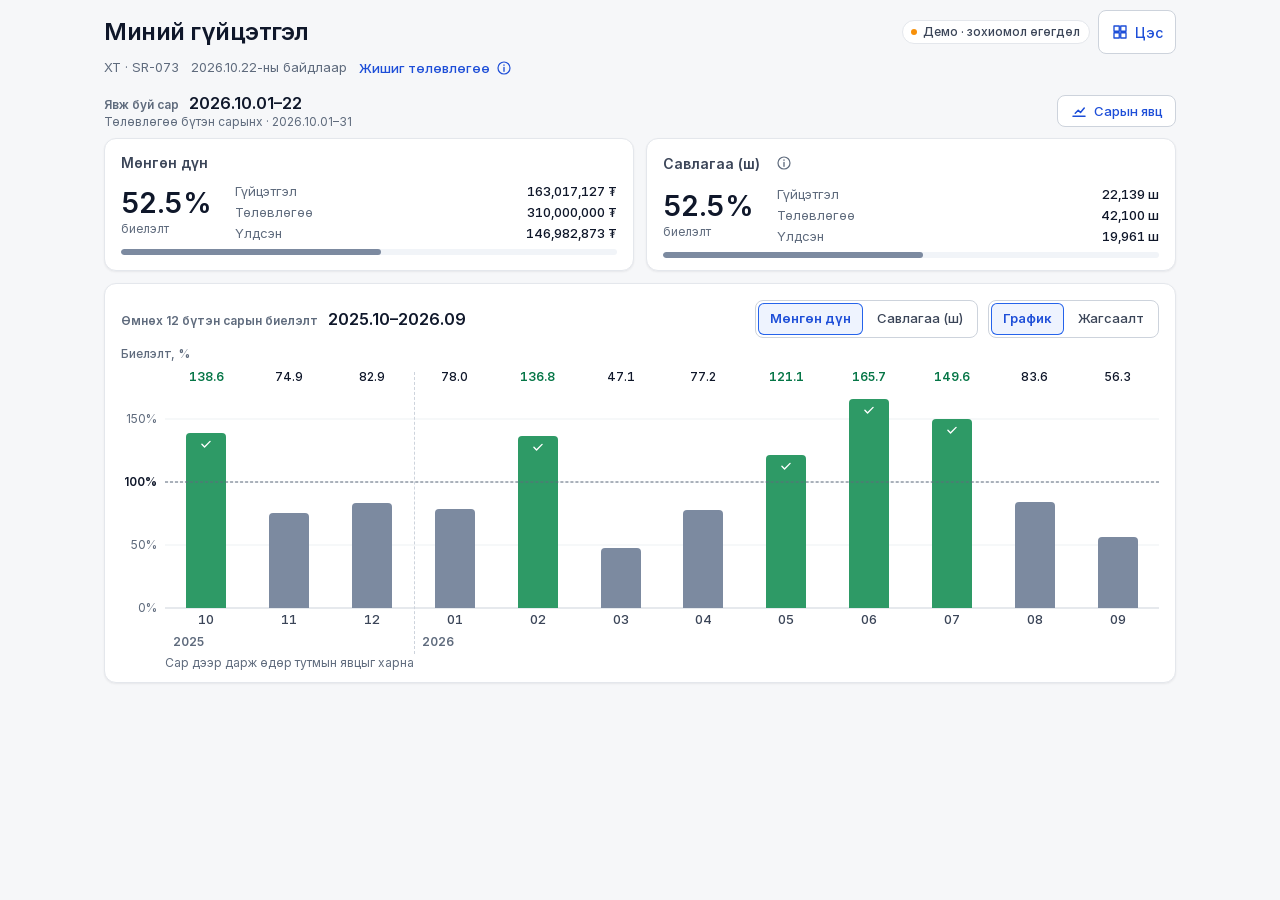
<file: rep-performance/index.html>
<!doctype html>
<html lang="mn" data-ws-module="performance" data-ui="v1">
<head>
  <meta charset="utf-8">
  <meta name="build" content="3fcbbe44439e">
  <meta name="release" content="d61e21b008">
  <meta name="viewport" content="width=device-width, initial-scale=1">
  <meta name="color-scheme" content="light">
  <title>Миний гүйцэтгэл · Демо</title>
  <link rel="icon" type="image/png" href="[data-uri]">
  <link rel="preload" href="assets/fonts/Inter-SemiBold.woff2?v=5cb7103e4e" as="font" type="font/woff2" crossorigin>
  <!-- own tokens/fonts/drawer (copied from the store report); the only shared runtime file is the workspace menu/Telegram glue -->
  <link rel="stylesheet" href="assets/app.css?v=f6b0a17869">
  <link rel="stylesheet" href="../rep-home/assets/workspace.css?v=fe167c2be0">
  <!-- Optional: official Telegram Mini App SDK. Async, so the page works without it (plain browser, offline, blocked). -->
  <script async src="https://telegram.org/js/telegram-web-app.js" onload="window.WS && window.WS.tgInit()"></script>
</head>
<body>
  <svg width="0" height="0" style="position:absolute" aria-hidden="true">
    <symbol id="i-left" viewBox="0 0 24 24"><path d="M15 6l-6 6 6 6" fill="none" stroke="currentColor" stroke-width="2" stroke-linecap="round" stroke-linejoin="round"/></symbol>
    <symbol id="i-right" viewBox="0 0 24 24"><path d="M9 6l6 6-6 6" fill="none" stroke="currentColor" stroke-width="2" stroke-linecap="round" stroke-linejoin="round"/></symbol>
    <symbol id="i-x" viewBox="0 0 24 24"><path d="M6 6l12 12M18 6L6 18" fill="none" stroke="currentColor" stroke-width="2" stroke-linecap="round"/></symbol>
    <symbol id="i-info" viewBox="0 0 24 24"><circle cx="12" cy="12" r="9" fill="none" stroke="currentColor" stroke-width="1.8"/><path d="M12 11v6M12 7.5v.5" stroke="currentColor" stroke-width="2" stroke-linecap="round"/></symbol>
    <symbol id="i-check" viewBox="0 0 24 24"><path d="M5 12.5l4.5 4.5L19 7.5" fill="none" stroke="currentColor" stroke-width="2.4" stroke-linecap="round" stroke-linejoin="round"/></symbol>
    <symbol id="i-chart" viewBox="0 0 24 24"><path d="M4 19h16M7 15l4-4 3 3 5-6" fill="none" stroke="currentColor" stroke-width="2" stroke-linecap="round" stroke-linejoin="round"/></symbol>
    <symbol id="i-chev" viewBox="0 0 24 24"><path d="M6 9l6 6 6-6" fill="none" stroke="currentColor" stroke-width="2" stroke-linecap="round" stroke-linejoin="round"/></symbol>
    <symbol id="i-sort" viewBox="0 0 24 24"><path d="M8 5v14M8 19l-3-3M8 19l3-3M16 19V5M16 5l-3 3M16 5l3 3" fill="none" stroke="currentColor" stroke-width="1.8" stroke-linecap="round" stroke-linejoin="round"/></symbol>
  </svg>

  <main id="app" class="rp ws-page" aria-busy="true">
    <!-- the other pages' pattern (Claude 43): title · «Цэс» / ХТ · Демо · data date · «Жишиг төлөвлөгөө ⓘ» -->
    <header class="rp-head" id="head" hidden>
      <div class="rp-h1"><h1 class="ws-title">Миний гүйцэтгэл</h1><div data-ws-menu></div></div>
      <div class="rp-h2">
        <span class="rp-sub" id="rep-label"></span>
        <span class="rp-asof"><span id="asof"></span></span>
        <details class="rp-info">
          <summary><span id="plan-tag"></span><svg class="ic" aria-hidden="true"><use href="#i-info"/></svg></summary>
          <div class="rp-pop" id="plan-note"></div>
        </details>
      </div>
    </header>

    <p class="rp-notice" id="notice" role="status" hidden></p>

    <!-- the cutoff month: always this month, whatever month the drawer shows -->
    <section class="rp-sec" id="cur" aria-labelledby="cur-h" hidden>
      <div class="rp-sec-h">
        <div><p class="rp-kick">Явж буй сар</p><h2 id="cur-h"></h2><p class="rp-span" id="cur-span"></p></div>
        <button type="button" class="rp-btn" id="cur-open"><svg class="ic" aria-hidden="true"><use href="#i-chart"/></svg>Сарын явц</button>
      </div>
      <div class="rp-cards" id="cur-cards"></div>
    </section>

    <!-- 12 full months: a year chart (one attainment-% column per month, default) or the compact two-metric list -->
    <section class="rp-sec rp-card" id="hist" aria-labelledby="hist-h" hidden>
      <div class="rp-sec-h rp-hist-h">
        <div class="rp-htitle"><p class="rp-kick">Өмнөх 12 бүтэн сарын биелэлт</p><h2 id="hist-h"></h2></div>
        <div class="rp-hctl">
          <div class="rp-seg ws-seg" role="group" aria-label="Жилийн графикийн хэмжүүр" id="y-metric"></div>
          <button type="button" class="rp-btn rp-ghost" id="sort" hidden><svg class="ic" aria-hidden="true"><use href="#i-sort"/></svg><span id="sort-l"></span></button>
          <div class="rp-seg ws-seg" role="group" aria-label="Харагдац" id="h-view">
            <button type="button" data-hv="chart" aria-pressed="true">График</button><button type="button" data-hv="list" aria-pressed="false">Жагсаалт</button>
          </div>
        </div>
      </div>
      <div id="h-chart">
        <p class="rp-ytitle" aria-hidden="true">Биелэлт, %</p>
        <div class="rp-yc" id="yc">
          <div class="rp-yaxis" id="y-axis" aria-hidden="true"></div>
          <div class="rp-yscroll" id="y-scroll">
            <div class="rp-yinner">
              <div class="rp-ygrid" id="y-grid" aria-hidden="true"></div>
              <ol class="rp-ycols" id="y-cols"></ol>
              <div class="rp-years" id="y-years" aria-hidden="true"></div>
            </div>
          </div>
        </div>
        <p class="rp-hint">Сар дээр дарж өдөр тутмын явцыг харна<span class="rp-hint-ph"> · хажуу тийш гүйлгэнэ</span></p>
      </div>
      <div id="h-list" hidden>
        <div class="rp-lhead" aria-hidden="true"><span>Сар</span><span id="lh-0"></span><span id="lh-1"></span><span></span></div>
        <ol class="rp-list" id="list"></ol>
      </div>
    </section>

    <section class="rp-state" id="state" hidden><div class="ws-top" data-ws-menu></div><h1 id="state-title"></h1><p id="state-text"></p><a class="rp-btn rp-primary" id="state-link" hidden></a></section>
  </main>

  <dialog class="rp-sheet" id="dr" aria-labelledby="dr-title" aria-describedby="dr-sub">
    <!-- one short head: ‹ [month ▾] › · close / one line «full month» or «1–22» -->
    <div class="rp-sheet-h">
      <div class="rp-sheet-top">
        <h2 class="sr-only" id="dr-title"></h2>
        <div class="rp-mstep" role="group" aria-label="Сар солих">
          <button type="button" class="rp-icon" id="m-prev"><svg class="ic" aria-hidden="true"><use href="#i-left"/></svg></button>
          <label class="rp-msel"><span class="sr-only">Сар</span><select id="m-sel"></select><svg class="ic" aria-hidden="true"><use href="#i-chev"/></svg></label>
          <button type="button" class="rp-icon" id="m-next"><svg class="ic" aria-hidden="true"><use href="#i-right"/></svg></button>
        </div>
        <button type="button" class="rp-icon" data-close aria-label="Хаах"><svg class="ic" aria-hidden="true"><use href="#i-x"/></svg></button>
      </div>
      <p class="rp-dsub" id="dr-sub"></p>
    </div>
    <div class="rp-sheet-b">
      <div class="rp-dsum" id="dsum"></div>
      <div class="rp-ctl">
        <div class="rp-seg ws-seg" role="group" aria-label="Графикийн хэмжүүр" id="seg-metric"></div>
        <div class="rp-seg ws-seg" role="group" aria-label="Графикийн төрөл" id="seg-view">
          <button type="button" data-view="cum">Хуримтлагдсан</button><button type="button" data-view="daily">Өдөр бүр</button>
        </div>
      </div>
      <div class="rp-legend" id="legend"></div>
      <div class="rp-chart" id="chart" tabindex="0" role="slider" aria-label="Өдөр сонгох график" aria-valuemin="1"></div>
      <div class="rp-inspect">
        <button type="button" class="rp-step" id="d-prev" aria-label="Өмнөх өдөр"><svg class="ic" aria-hidden="true"><use href="#i-left"/></svg><span aria-hidden="true">өдөр</span></button>
        <div class="rp-readout" id="readout" aria-live="polite"></div>
        <button type="button" class="rp-step" id="d-next" aria-label="Дараагийн өдөр"><svg class="ic" aria-hidden="true"><use href="#i-right"/></svg><span aria-hidden="true">өдөр</span></button>
      </div>
      <p class="rp-ref" id="ref-note"></p>
      <details class="rp-days" id="days">
        <summary>Өдөр бүрийн дүн<svg class="ic" aria-hidden="true"><use href="#i-right"/></svg></summary>
        <table class="rp-tbl">
          <thead><tr><th scope="col">Өдөр</th><th scope="col" id="th-0"></th><th scope="col" id="th-1"></th><th scope="col" id="th-cum"></th></tr></thead>
          <tbody id="days-b"></tbody>
        </table>
      </details>
    </div>
  </dialog>

  <script src="data/fixture.js?v=f9a07f2eb2"></script>
  <script src="../rep-home/assets/deploy.js?v=c74ab2f336"></script>
  <script src="../rep-home/assets/workspace.js?v=1901e2b433"></script>
  <script src="assets/app.js?v=2319e67ff1"></script>
</body>
</html>
</file>
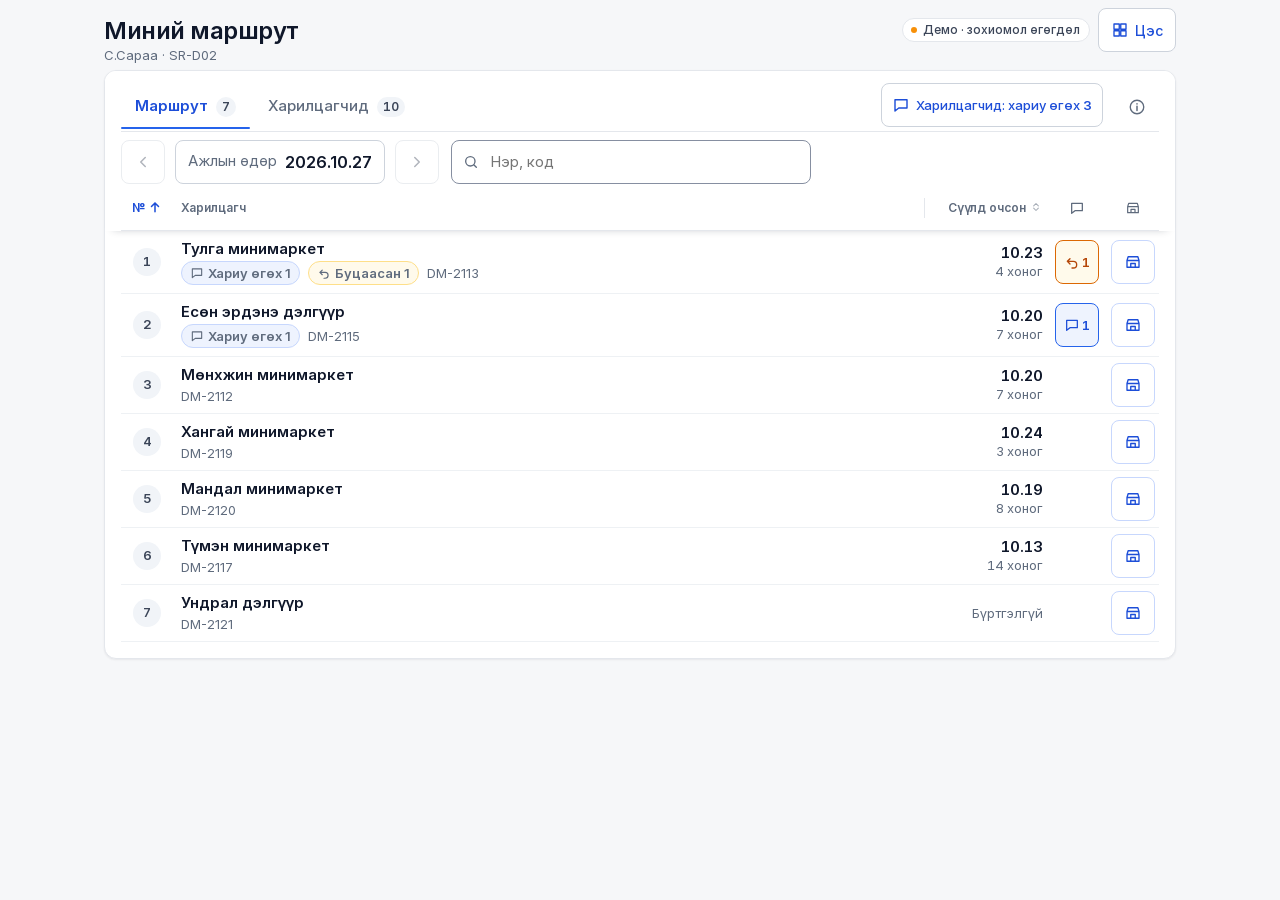
<file: rep-route/index.html>
<!doctype html>
<html lang="mn" data-ws-module="route" data-ui="v1">
<head>
  <meta charset="utf-8">
  <meta name="build" content="5d22474ec3e1">
  <meta name="release" content="d61e21b008">
  <meta name="viewport" content="width=device-width, initial-scale=1, viewport-fit=cover">
  <meta name="color-scheme" content="light">
  <title>Миний маршрут · Демо</title>
  <link rel="icon" type="image/png" href="[data-uri]">
  <link rel="preload" href="../store-report/assets/fonts/Inter-SemiBold.woff2?v=5cb7103e4e" as="font" type="font/woff2" crossorigin>
  <!-- one product: the store report's tokens, fonts, tabs, chips, drawer and mini-chart styles, plus a small route layer -->
  <link rel="stylesheet" href="../store-report/assets/styles.css?v=091efc86e0">
  <link rel="stylesheet" href="assets/route.css?v=ed9c228c39">
  <link rel="stylesheet" href="../rep-home/assets/workspace.css?v=fe167c2be0">
  <!-- Optional: official Telegram Mini App SDK. Async, so the page works without it (plain browser, offline, blocked). -->
  <script async src="https://telegram.org/js/telegram-web-app.js" onload="window.WS && window.WS.tgInit()"></script>
</head>
<body>
  <svg width="0" height="0" style="position:absolute" aria-hidden="true">
    <symbol id="i-chev" viewBox="0 0 24 24"><path d="M6 9l6 6 6-6" fill="none" stroke="currentColor" stroke-width="2" stroke-linecap="round" stroke-linejoin="round"/></symbol>
    <symbol id="i-right" viewBox="0 0 24 24"><path d="M9 6l6 6-6 6" fill="none" stroke="currentColor" stroke-width="2" stroke-linecap="round" stroke-linejoin="round"/></symbol>
    <symbol id="i-left" viewBox="0 0 24 24"><path d="M15 6l-6 6 6 6" fill="none" stroke="currentColor" stroke-width="2" stroke-linecap="round" stroke-linejoin="round"/></symbol>
    <symbol id="i-x" viewBox="0 0 24 24"><path d="M6 6l12 12M18 6L6 18" fill="none" stroke="currentColor" stroke-width="2" stroke-linecap="round"/></symbol>
    <symbol id="i-search" viewBox="0 0 24 24"><circle cx="11" cy="11" r="7" fill="none" stroke="currentColor" stroke-width="2"/><path d="M20 20l-3.5-3.5" stroke="currentColor" stroke-width="2" stroke-linecap="round"/></symbol>
    <symbol id="i-flag" viewBox="0 0 24 24"><path d="M5 21V4M5 4h11l-2 4 2 4H5" fill="none" stroke="currentColor" stroke-width="1.8" stroke-linejoin="round" stroke-linecap="round"/></symbol>
    <symbol id="i-funnel" viewBox="0 0 24 24"><path d="M4 5h16l-6.5 7.5V18l-3 1.8v-7.3z" fill="none" stroke="currentColor" stroke-width="2" stroke-linejoin="round"/></symbol>
    <symbol id="i-arr" viewBox="0 0 24 24"><path d="M12 4v15M6 13l6 6 6-6" fill="none" stroke="currentColor" stroke-width="2.6" stroke-linecap="round" stroke-linejoin="round"/></symbol>
    <symbol id="i-sort" viewBox="0 0 24 24"><path d="M8 10l4-4 4 4M8 14l4 4 4-4" fill="none" stroke="currentColor" stroke-width="1.8" stroke-linecap="round" stroke-linejoin="round"/></symbol>
    <symbol id="i-store" viewBox="0 0 24 24"><path d="M4 10l1.5-5h13L20 10M4 10h16M4 10v9h16v-9M9 19v-5h6v5" fill="none" stroke="currentColor" stroke-width="1.8" stroke-linejoin="round" stroke-linecap="round"/></symbol>
  </svg>

  <main id="app" class="page rr ws-page" aria-busy="true">
    <header class="rr-head" id="head" hidden>
      <div class="rr-who">
        <h1 class="ws-title">Миний маршрут</h1>
        <p class="rr-sub" id="rep-label"></p>
      </div>
      <div class="rr-side">
        <p class="asof"><span id="asof"></span></p>
        <div data-ws-menu></div>
      </div>
    </header>

    <div class="tabs rr-tabs" role="tablist" aria-label="Харагдац" id="tabs" hidden>
      <button role="tab" id="tab-route" aria-controls="panel-route" aria-selected="true">Маршрут <span class="count ws-count" id="count-route"></span></button>
      <button role="tab" id="tab-customers" aria-controls="panel-customers" aria-selected="false" tabindex="-1">Харилцагчид <span class="count ws-count" id="count-roster"></span></button>
    </div>

    <!-- A. Route: the sample schedule order; sorting only changes what is shown first, never the schedule № -->
    <section class="card rr-card" role="tabpanel" id="panel-route" aria-labelledby="tab-route" hidden>
      <div class="route-bar" id="route-bar">
        <button type="button" class="icon-btn step" id="day-prev" aria-label="Өмнөх маршрутын өдөр"><svg class="ic" aria-hidden="true"><use href="#i-left"/></svg></button>
        <div class="day-pick" id="day-pick">
          <span class="lbl">Жишиг өдөр</span>
          <span class="day-val num" id="day-val" aria-hidden="true"></span>
          <input type="date" class="day-native" id="day" aria-label="Маршрутын өдөр">
        </div>
        <button type="button" class="icon-btn step" id="day-next" aria-label="Дараагийн маршрутын өдөр"><svg class="ic" aria-hidden="true"><use href="#i-right"/></svg></button>
        <label class="sort rt-sort"><span class="sr-only">Маршрутын эрэмбэ</span><select id="rt-sort" aria-label="Маршрутын эрэмбэ">
          <option value="">Хуваарийн дараалал</option><option value="visit_old">Удаан очоогүйгээс</option><option value="visit_new">Сүүлд очсоноос</option></select><svg class="ic chev" aria-hidden="true"><use href="#i-chev"/></svg></label>
      </div>
      <div class="route-tools">
        <label class="search sm"><svg class="ic" aria-hidden="true"><use href="#i-search"/></svg><input type="search" id="rt-q" placeholder="Нэр, код" aria-label="Маршрутаас дэлгүүрийн нэр эсвэл кодоор хайх" autocomplete="off" maxlength="40"></label>
        <p class="route-count num" id="route-count" aria-live="polite"></p>
        <button type="button" class="btn-sec" id="rt-clear" hidden>Цэвэрлэх</button>
      </div>
      <div class="rt-head" aria-hidden="true"><span>№</span><span>Дэлгүүр</span><span>Сүүлд очсон</span><span></span></div>
      <ol class="route-list" id="route-list"></ol>
      <p class="empty" id="route-empty" hidden></p>
      <details class="rr-rules"><summary>Тайлбар</summary><div id="route-note"></div></details>
    </section>

    <!-- B. Customers: every assigned customer, 12-month signals, compact sorted list -->
    <section class="card rr-card" role="tabpanel" id="panel-customers" aria-labelledby="tab-customers" hidden>
      <p class="cu-sum num" id="cu-sum"></p>
      <div class="seg cu-chips" role="group" aria-label="Ангилал" id="cu-chips"></div>
      <div class="cu-tools">
        <label class="search sm"><svg class="ic" aria-hidden="true"><use href="#i-search"/></svg><input type="search" id="cu-q" placeholder="Дэлгүүрийн нэр, код" aria-label="Дэлгүүрийн нэр эсвэл кодоор хайх" autocomplete="off" maxlength="40"></label>
        <button type="button" class="btn-sec cu-more" id="cu-more" aria-expanded="false" aria-controls="cu-rec cu-aimag cu-type">Шүүлт<span class="count num ws-count" id="cu-more-n" hidden></span></button>
        <label class="sort cu-sec"><span class="sr-only">Бүртгэл</span><select id="cu-rec" aria-label="Бүртгэл"><option value="all">Бүх бүртгэл</option><option value="current">Одоогийн бүртгэл</option><option value="old">Хуучин бүртгэл</option></select><svg class="ic chev" aria-hidden="true"><use href="#i-chev"/></svg></label>
        <label class="sort cu-sec"><span class="sr-only">Аймаг</span><select id="cu-aimag" aria-label="Аймаг"></select><svg class="ic chev" aria-hidden="true"><use href="#i-chev"/></svg></label>
        <label class="sort cu-sec"><span class="sr-only">Төрөл</span><select id="cu-type" aria-label="Харилцагчийн төрөл"></select><svg class="ic chev" aria-hidden="true"><use href="#i-chev"/></svg></label>
        <label class="sort"><span class="sr-only">Эрэмбэ</span><select id="cu-sort" aria-label="Эрэмбэлэх"></select><svg class="ic chev" aria-hidden="true"><use href="#i-chev"/></svg></label>
        <button type="button" class="scope-chip" id="cu-scope" hidden></button>
        <button type="button" class="btn-sec" id="cu-reset" hidden>Цэвэрлэх</button>
      </div>
      <p class="cu-count num" id="cu-count" aria-live="polite"></p>
      <div class="cu-head" aria-hidden="true"><span>Харилцагч</span><span>12 сарын дүн</span><span id="cu-head-chg">Өмнөх 3 сараас</span><span>Сүүлийн авалт</span><span>12 сар</span></div>
      <div id="cu-list"></div>
      <p class="empty" id="cu-empty" hidden></p>
      <details class="rr-rules"><summary>Тооцоолол</summary><div id="rules-text"></div></details>
    </section>

    <section class="state" id="state" hidden><h1 id="state-title"></h1><p id="state-text"></p></section>
  </main>

  <!-- customer detail: the same right drawer as the store report -->
  <dialog class="sheet side" id="dr" aria-labelledby="dr-title">
    <div class="sheet-h">
      <div class="sheet-ttl">
        <p class="dr-kind" id="dr-kind"></p>
        <h2 id="dr-title"></h2>
        <p id="dr-sub"></p>
      </div>
      <button type="button" class="icon-btn x" data-close aria-label="Хаах"><svg class="ic" aria-hidden="true"><use href="#i-x"/></svg></button>
    </div>
    <div class="sheet-b" id="dr-body"></div>
  </dialog>

  <script src="data/fixture.js?v=f214f549c0"></script>
  <script src="../store-report/data/registry.js?v=884a20f4dc"></script>
  <script src="../rep-home/assets/deploy.js?v=c74ab2f336"></script>
  <script src="../rep-home/assets/workspace.js?v=1901e2b433"></script>
  <script src="assets/route.js?v=598639016b"></script>
</body>
</html>
</file>
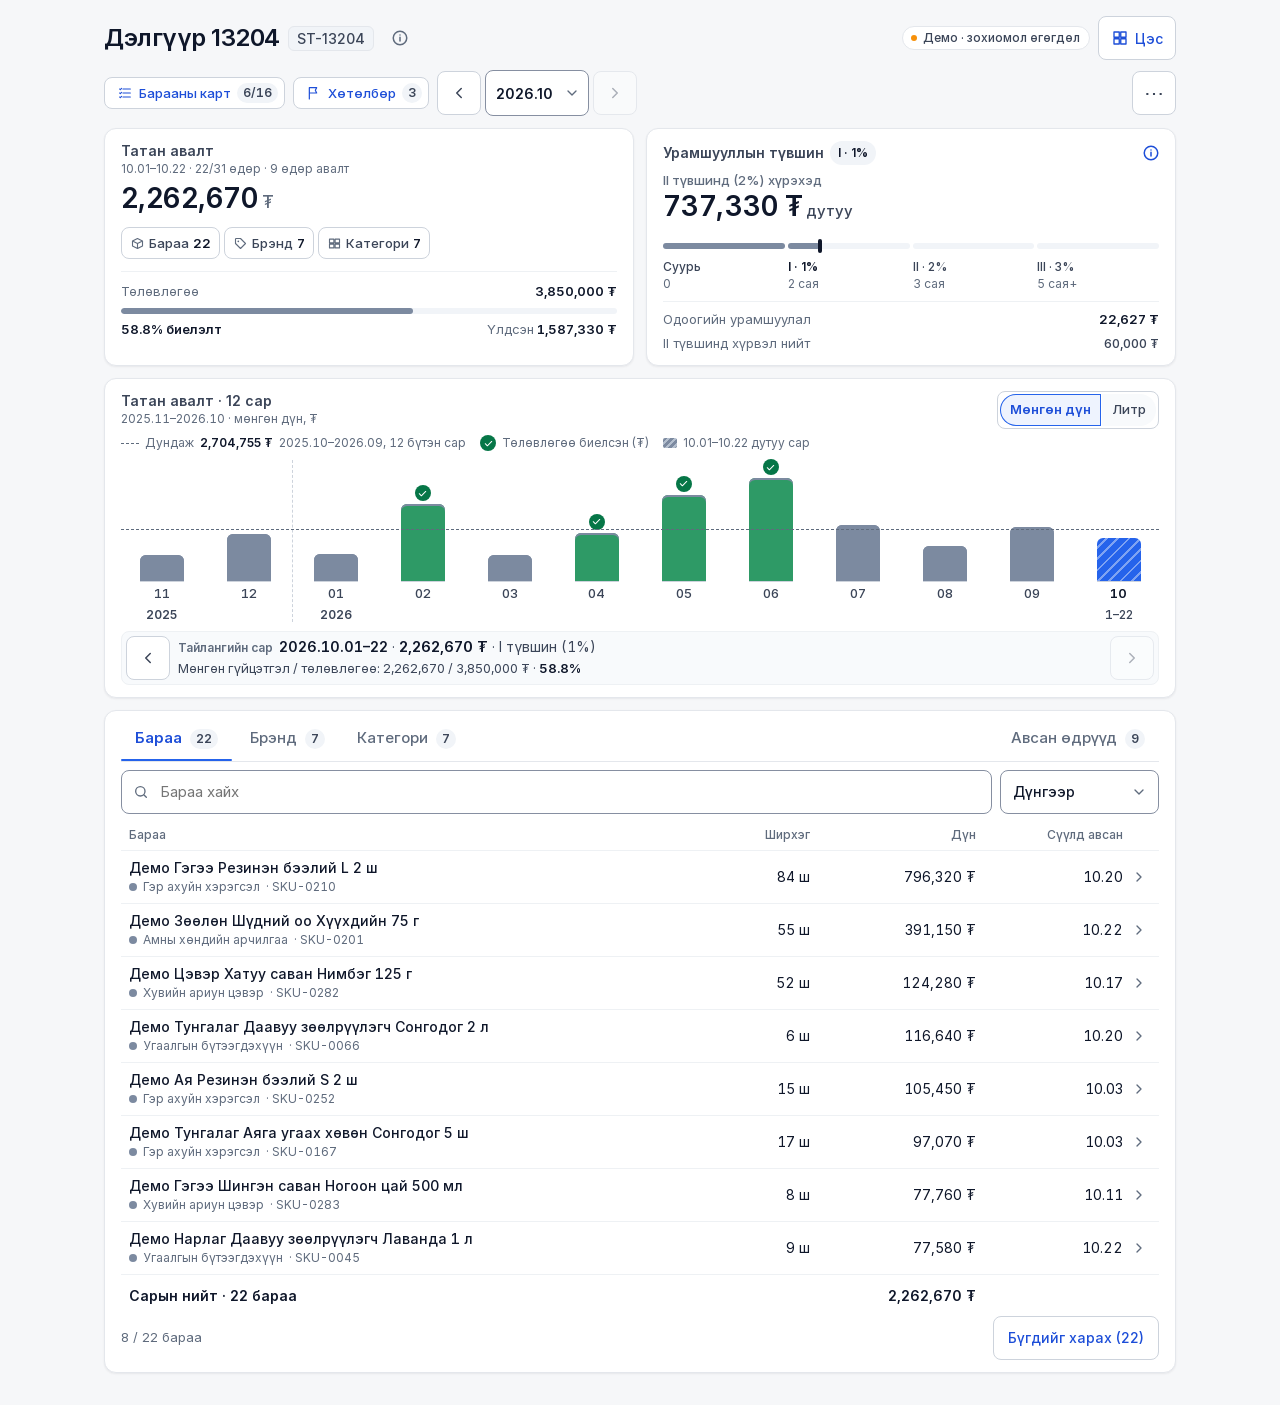
<file: store-report/index.html>
<!doctype html>
<html lang="mn" data-ws-module="store" data-ui="v1">
<head>
  <meta charset="utf-8">
  <meta name="build" content="c2a6a4b94d40">
  <meta name="viewport" content="width=device-width, initial-scale=1, viewport-fit=cover">
  <meta name="color-scheme" content="light">
  <title>Дэлгүүрийн тайлан · Демо</title>
  <link rel="icon" type="image/png" href="[data-uri]">
  <link rel="preload" href="assets/fonts/Inter-SemiBold.woff2?v=5cb7103e4e" as="font" type="font/woff2" crossorigin>
  <link rel="stylesheet" href="assets/styles.css?v=091efc86e0">
  <link rel="stylesheet" href="../rep-home/assets/workspace.css?v=fe167c2be0">
  <!-- Optional: official Telegram Mini App SDK. Async so the report and code entry work without it (plain browser, offline). -->
  <script async src="https://telegram.org/js/telegram-web-app.js" onload="window.StoreReport && window.StoreReport.telegram()"></script>
</head>
<body>
  <svg width="0" height="0" style="position:absolute" aria-hidden="true">
    <symbol id="i-chev" viewBox="0 0 24 24"><path d="M6 9l6 6 6-6" fill="none" stroke="currentColor" stroke-width="2" stroke-linecap="round" stroke-linejoin="round"/></symbol>
    <symbol id="i-right" viewBox="0 0 24 24"><path d="M9 6l6 6-6 6" fill="none" stroke="currentColor" stroke-width="2" stroke-linecap="round" stroke-linejoin="round"/></symbol>
    <symbol id="i-left" viewBox="0 0 24 24"><path d="M15 6l-6 6 6 6" fill="none" stroke="currentColor" stroke-width="2" stroke-linecap="round" stroke-linejoin="round"/></symbol>
    <symbol id="i-up" viewBox="0 0 24 24"><path d="M12 19V5M6 11l6-6 6 6" fill="none" stroke="currentColor" stroke-width="2" stroke-linecap="round" stroke-linejoin="round"/></symbol>
    <symbol id="i-x" viewBox="0 0 24 24"><path d="M6 6l12 12M18 6L6 18" fill="none" stroke="currentColor" stroke-width="2" stroke-linecap="round"/></symbol>
    <symbol id="i-search" viewBox="0 0 24 24"><circle cx="11" cy="11" r="7" fill="none" stroke="currentColor" stroke-width="2"/><path d="M20 20l-3.5-3.5" stroke="currentColor" stroke-width="2" stroke-linecap="round"/></symbol>
    <symbol id="i-info" viewBox="0 0 24 24"><circle cx="12" cy="12" r="9" fill="none" stroke="currentColor" stroke-width="2"/><path d="M12 11v5M12 8h.01" stroke="currentColor" stroke-width="2" stroke-linecap="round"/></symbol>
    <symbol id="i-flag" viewBox="0 0 24 24"><path d="M5 21V4M5 4h11l-2 4 2 4H5" fill="none" stroke="currentColor" stroke-width="1.8" stroke-linejoin="round" stroke-linecap="round"/></symbol>
    <symbol id="i-list" viewBox="0 0 24 24"><path d="M9 6h11M9 12h11M9 18h11" fill="none" stroke="currentColor" stroke-width="1.8" stroke-linecap="round"/><path d="M4 6l1 1 2-2M4 12l1 1 2-2M4 18l1 1 2-2" fill="none" stroke="currentColor" stroke-width="1.6" stroke-linecap="round" stroke-linejoin="round"/></symbol>
    <symbol id="i-check" viewBox="0 0 24 24"><path d="M5 12.5l4.5 4.5L19 7.5" fill="none" stroke="currentColor" stroke-width="2.2" stroke-linecap="round" stroke-linejoin="round"/></symbol>
    <symbol id="i-box" viewBox="0 0 24 24"><path d="M4 8l8-4 8 4v8l-8 4-8-4z M4 8l8 4 8-4 M12 12v8" fill="none" stroke="currentColor" stroke-width="1.8" stroke-linejoin="round"/></symbol>
    <symbol id="i-tag" viewBox="0 0 24 24"><path d="M4 12V5a1 1 0 0 1 1-1h7l8 8-8 8z" fill="none" stroke="currentColor" stroke-width="1.8" stroke-linejoin="round"/><circle cx="8.5" cy="8.5" r="1.4" fill="currentColor"/></symbol>
    <symbol id="i-grid" viewBox="0 0 24 24"><path d="M4 5h7v6H4zM13 5h7v6h-7zM4 13h7v6H4zM13 13h7v6h-7z" fill="none" stroke="currentColor" stroke-width="1.8" stroke-linejoin="round"/></symbol>
    <!-- category icons: one coherent line set -->
    <symbol id="c-dish" viewBox="0 0 24 24"><circle cx="12" cy="12" r="8" fill="none" stroke="currentColor" stroke-width="1.8"/><circle cx="12" cy="12" r="4" fill="none" stroke="currentColor" stroke-width="1.8"/></symbol>
    <symbol id="c-hygiene" viewBox="0 0 24 24"><path d="M12 3.5s6 6.4 6 10.8a6 6 0 0 1-12 0c0-4.4 6-10.8 6-10.8z" fill="none" stroke="currentColor" stroke-width="1.8" stroke-linejoin="round"/></symbol>
    <symbol id="c-laundry" viewBox="0 0 24 24"><rect x="5" y="3.5" width="14" height="17" rx="2" fill="none" stroke="currentColor" stroke-width="1.8"/><circle cx="12" cy="13" r="4" fill="none" stroke="currentColor" stroke-width="1.8"/><path d="M8 6.5h.01M11 6.5h.01" stroke="currentColor" stroke-width="2" stroke-linecap="round"/></symbol>
    <symbol id="c-paper" viewBox="0 0 24 24"><path d="M7 3.5h7l4 4v13H7z M14 3.5v4h4 M9.5 12h6M9.5 15.5h6" fill="none" stroke="currentColor" stroke-width="1.8" stroke-linejoin="round" stroke-linecap="round"/></symbol>
    <symbol id="c-clean" viewBox="0 0 24 24"><path d="M12 3.5v4M12 16.5v4M3.5 12h4M16.5 12h4M6.3 6.3l2.6 2.6M15.1 15.1l2.6 2.6M6.3 17.7l2.6-2.6M15.1 8.9l2.6-2.6" fill="none" stroke="currentColor" stroke-width="1.8" stroke-linecap="round"/></symbol>
    <symbol id="c-oral" viewBox="0 0 24 24"><path d="M8 3.5c-2.4 0-3.8 1.9-3.8 4.3 0 2.9 1.5 4.3 1.9 7.6.3 2.4.9 5.1 2.3 5.1s1.6-2.9 3.6-2.9 2.2 2.9 3.6 2.9 2-2.7 2.3-5.1c.4-3.3 1.9-4.7 1.9-7.6 0-2.4-1.4-4.3-3.8-4.3-1.6 0-2.5.9-4 .9s-2.4-.9-4-.9z" fill="none" stroke="currentColor" stroke-width="1.8" stroke-linejoin="round"/></symbol>
    <symbol id="c-tools" viewBox="0 0 24 24"><path d="M14.5 3.5l6 6-2 2-6-6z M12.5 5.5l-8 8 3 3 3-3 3 3 3-3-3-3" fill="none" stroke="currentColor" stroke-width="1.8" stroke-linejoin="round"/></symbol>
    <symbol id="c-other" viewBox="0 0 24 24"><circle cx="12" cy="12" r="8" fill="none" stroke="currentColor" stroke-width="1.8"/><path d="M12 8v5M12 16h.01" stroke="currentColor" stroke-width="2" stroke-linecap="round"/></symbol>
  </svg>

  <!-- Compact sticky context: appears only after the header has scrolled away -->
  <div class="ctxbar" id="bar" hidden>
    <div class="bar-in">
      <p class="bar-store"><strong id="bar-name"></strong><span id="bar-code"></span></p>
      <nav class="bar-nav" aria-label="Хэсэг рүү очих">
        <button type="button" data-go="products">Бараа</button>
        <button type="button" data-go="brands">Брэнд</button>
        <button type="button" data-go="categories">Категори</button>
      </nav>
      <button type="button" class="prog-btn bar-as" id="bar-as" aria-haspopup="dialog">
        <svg class="ic" aria-hidden="true"><use href="#i-list"/></svg><span class="l">Барааны карт</span><span class="badge num ws-count" id="bar-as-count"></span></button>
      <div class="month-step" role="group" aria-label="Тайлангийн сар">
        <button type="button" class="icon-btn m-step" data-mstep="1" aria-label="Өмнөх сар"><svg class="ic" aria-hidden="true"><use href="#i-left"/></svg></button>
        <label class="month-ctl compact">
          <span class="sr-only">Тайлангийн сар</span>
          <select id="month2" class="month-sel"></select>
          <svg class="ic chev" aria-hidden="true"><use href="#i-chev"/></svg>
        </label>
        <button type="button" class="icon-btn m-step" data-mstep="-1" aria-label="Дараагийн сар"><svg class="ic" aria-hidden="true"><use href="#i-right"/></svg></button>
      </div>
      <button type="button" class="icon-btn" id="to-top" aria-label="Дээш буцах"><svg class="ic" aria-hidden="true"><use href="#i-up"/></svg></button>
      <!-- narrow screens: the secondary shortcuts fold into ⋯ (the task, card and month controls stay in the bar) -->
      <div class="more-w bar-more">
        <button type="button" class="icon-btn more-btn" id="bar-more" aria-haspopup="true" aria-expanded="false" aria-controls="bar-pop" aria-label="Бусад" title="Бусад"><span aria-hidden="true">⋯</span></button>
        <div class="more-pop" id="bar-pop" hidden>
          <button type="button" class="more-item" data-go="products">Бараа</button>
          <button type="button" class="more-item" data-go="brands">Брэнд</button>
          <button type="button" class="more-item" data-go="categories">Категори</button>
          <button type="button" class="more-item" data-top>Дээш буцах</button>
        </div>
      </div>
    </div>
  </div>

  <main id="app" class="page ws-page" aria-busy="true">
    <!-- Two compact rows: identity + report month; shortcuts + as-of -->
    <!-- Two compact rows (Claude 40): ‹ back · name · code · ⓘ (aimag, channel, rep, demo/cutoff, full name) · «Цэс» /
         [«Даалгавар» (team)] · «Барааны карт have/n» · month · ⋯ (programme, another code) -->
    <header class="head" id="head" hidden>
      <div class="head-row hr1">
        <a class="back-btn route-back" id="to-route" href="../rep-route/" data-nav hidden title="Буцах"><svg class="ic" aria-hidden="true"><use href="#i-left"/></svg><span class="sr-only">Миний маршрут руу буцах</span></a>
        <h1 id="store-name" class="ws-title"></h1>
        <span class="code" id="store-code"></span>
        <button type="button" class="icon-btn info-i" id="more-btn" aria-expanded="false" aria-controls="store-dl" aria-label="Дэлгүүрийн мэдээлэл" title="Дэлгүүрийн мэдээлэл"><svg class="ic" aria-hidden="true"><use href="#i-info"/></svg></button>
        <div data-ws-menu></div>
      </div>
      <div class="head-row hr2">
        <button type="button" class="prog-btn" id="as-btn" aria-haspopup="dialog">
          <svg class="ic" aria-hidden="true"><use href="#i-list"/></svg>Барааны карт<span class="badge num ws-count" id="as-count"></span></button>
        <button type="button" class="prog-btn" id="prog-btn" aria-haspopup="dialog">
          <svg class="ic" aria-hidden="true"><use href="#i-flag"/></svg>Хөтөлбөр<span class="badge num ws-count" id="prog-count"></span></button>
        <!-- ‹ [month ▾] ›: the same one month logic as the sticky bar's (newest first; the partial-month dates live in the card and ⓘ) -->
        <div class="month-step" role="group" aria-label="Тайлангийн сар">
          <button type="button" class="icon-btn m-step" data-mstep="1" aria-label="Өмнөх сар"><svg class="ic" aria-hidden="true"><use href="#i-left"/></svg></button>
          <label class="month-ctl">
            <span class="sr-only">Тайлангийн сар</span>
            <select id="month" class="month-sel" aria-label="Тайлангийн сар"></select>
            <svg class="ic chev" aria-hidden="true"><use href="#i-chev"/></svg>
          </label>
          <button type="button" class="icon-btn m-step" data-mstep="-1" aria-label="Дараагийн сар"><svg class="ic" aria-hidden="true"><use href="#i-right"/></svg></button>
        </div>
        <div class="more-w">
          <button type="button" class="icon-btn more-btn" id="more-acts" aria-haspopup="true" aria-expanded="false" aria-controls="more-pop" aria-label="Бусад үйлдэл" title="Бусад үйлдэл"><span aria-hidden="true">⋯</span></button>
          <div class="more-pop" id="more-pop" hidden>
            <a class="more-item" id="to-lookup" href="?view=lookup" data-nav><svg class="ic" aria-hidden="true"><use href="#i-search"/></svg>Өөр код</a>
          </div>
        </div>
      </div>
    </header>
    <dl class="dl" id="store-dl" hidden></dl>

    <div class="grid" id="report" hidden>
      <!-- (a) Monthly pull + plan -->
      <section class="card card-amount" aria-labelledby="h-amount">
        <div class="card-h">
          <h2 id="h-amount">Татан авалт</h2>
          <span class="period" id="period"></span>
        </div>
        <p class="big num" id="amount"></p>
        <div class="actions" role="group" aria-label="Энэ сарын дэлгэрэнгүй">
          <button type="button" class="act" data-go="products"><svg class="ic" aria-hidden="true"><use href="#i-box"/></svg>Бараа <b id="act-products"></b></button>
          <button type="button" class="act" data-go="brands"><svg class="ic" aria-hidden="true"><use href="#i-tag"/></svg>Брэнд <b id="act-brands"></b></button>
          <button type="button" class="act" data-go="categories"><svg class="ic" aria-hidden="true"><use href="#i-grid"/></svg>Категори <b id="act-categories"></b></button>
        </div>
        <div class="plan">
          <div class="row"><span class="lbl">Төлөвлөгөө</span><span class="num strong" id="plan"></span></div>
          <div class="track" id="plan-track" role="progressbar" aria-labelledby="h-amount" aria-valuemin="0" aria-valuemax="100"><span id="plan-fill"></span></div>
          <div class="row"><span class="num pct" id="plan-pct"></span><span class="num" id="plan-left"></span></div>
        </div>
      </section>

      <!-- (b) Tier + bonus + next tier gap -->
      <section class="card card-tier" aria-labelledby="h-tier">
        <!-- one line: title · the current tier · ⓘ conditions (the formulas live there) -->
        <div class="card-h tier-h">
          <h2 id="h-tier">Урамшууллын түвшин</h2>
          <span class="tier-badge" id="tier-badge"></span>
          <button type="button" class="icon-btn cond-btn" id="cond-btn" aria-haspopup="dialog" aria-label="Урамшууллын нөхцөл (жишиг)" title="Нөхцөл · жишиг"><svg class="ic" aria-hidden="true"><use href="#i-info"/></svg></button>
        </div>
        <div class="tier-now"><p class="anchor num" id="anchor"></p></div>
        <ol class="ladder" id="ladder" aria-label="Түвшний шат"></ol>
        <div class="row bonus"><span class="lbl" id="bonus-lbl"></span><span class="num strong" id="bonus"></span></div>
        <div class="row next-bonus" id="next-bonus"><span class="lbl" id="next-bonus-lbl"></span><span class="num" id="next-bonus-v"></span></div>
      </section>

      <!-- History: 12 calendar months, money or liters; one readout with the money plan -->
      <section class="card card-hist" aria-labelledby="h-hist">
        <div class="hist-h">
          <div class="hist-t">
            <h2 id="h-hist">Татан авалт · 12 сар</h2>
            <p class="hist-sub"><span class="num" id="trend-range"></span> · <span id="metric-sub"></span></p>
          </div>
          <button type="button" class="icon-btn" id="lit-info" aria-expanded="false" aria-controls="lit-note" aria-label="Литрийг хэрхэн тооцсон" hidden><svg class="ic" aria-hidden="true"><use href="#i-info"/></svg></button>
          <div class="seg metric ws-seg" role="group" aria-label="Графикийн хэмжүүр">
            <button type="button" class="seg-btn" data-metric="amount" aria-pressed="true">Мөнгөн дүн</button>
            <button type="button" class="seg-btn" data-metric="liters" aria-pressed="false">Литр</button>
          </div>
        </div>
        <p class="lit-note" id="lit-note" hidden></p>
        <p class="chart-cap">
          <span class="leg leg-avg"><i aria-hidden="true"></i>Дундаж <b class="num" id="avg"></b> <span class="num" id="avg-months"></span></span>
          <span class="leg leg-ok"><span class="okm" aria-hidden="true"><svg><use href="#i-check"/></svg></span>Төлөвлөгөө биелсэн (₮)</span>
          <span class="leg leg-part" id="leg-part" hidden><i aria-hidden="true"></i><span id="leg-part-t"></span></span>
        </p>
        <div class="chart" id="chart" role="group" aria-label="12 сарын татан авалт. Багана эсвэл өмнөх/дараагийн сарын товчоор сонгоход яг утга нь доор гарна.">
          <div class="avg-line" id="avg-line" aria-hidden="true"></div>
          <div class="cols c12" id="cols"></div>
        </div>
        <div class="inspect" id="inspect">
          <button type="button" class="icon-btn step" id="insp-prev" aria-label="Өмнөх сар" aria-disabled="false"><svg class="ic" aria-hidden="true"><use href="#i-left"/></svg></button>
          <p class="readout num" id="readout" aria-live="polite"></p>
          <button type="button" class="icon-btn step" id="insp-next" aria-label="Дараагийн сар" aria-disabled="true"><svg class="ic" aria-hidden="true"><use href="#i-right"/></svg></button>
          <button type="button" class="btn-sec" id="insp-open" hidden></button>
        </div>
      </section>

      <!-- Entity lists: Бараа | Брэнд | Категори (+ helper: Авсан өдрүүд) -->
      <section class="card card-detail" id="detail" aria-label="Дэлгэрэнгүй">
        <div class="tabs" role="tablist" aria-label="Дэлгэрэнгүй харах">
          <button role="tab" id="tab-products" aria-controls="panel-products" aria-selected="true">Бараа <span class="count ws-count" id="count-products"></span></button>
          <button role="tab" id="tab-brands" aria-controls="panel-brands" aria-selected="false" tabindex="-1">Брэнд <span class="count ws-count" id="count-brands"></span></button>
          <button role="tab" id="tab-categories" aria-controls="panel-categories" aria-selected="false" tabindex="-1">Категори <span class="count ws-count" id="count-categories"></span></button>
          <button role="tab" id="tab-days" class="tab-aux" aria-controls="panel-days" aria-selected="false" tabindex="-1">Авсан өдрүүд <span class="count ws-count" id="count-days"></span></button>
        </div>

        <div role="tabpanel" id="panel-products" aria-labelledby="tab-products">
          <div class="tools">
            <label class="search">
              <svg class="ic" aria-hidden="true"><use href="#i-search"/></svg>
              <input type="search" id="q" placeholder="Бараа хайх" aria-label="Бараа хайх" autocomplete="off">
            </label>
            <label class="sort">
              <span class="sr-only">Эрэмбэлэх</span>
              <select id="sort" aria-label="Эрэмбэлэх">
                <option value="amount">Дүнгээр</option>
                <option value="quantity">Ширхэгээр</option>
                <option value="last">Сүүлд авснаар</option>
                <option value="name">Нэрээр</option>
              </select>
              <svg class="ic chev" aria-hidden="true"><use href="#i-chev"/></svg>
            </label>
          </div>
          <div class="table-wrap">
            <table class="tbl" id="tbl-products">
              <thead><tr><th scope="col">Бараа</th><th scope="col" class="r">Ширхэг</th><th scope="col" class="r">Дүн</th><th scope="col" class="r col-last">Сүүлд авсан</th><th scope="col" class="go"><span class="sr-only">Дэлгэрэнгүй</span></th></tr></thead>
              <tbody id="rows-products"></tbody>
              <tfoot id="foot-products"></tfoot>
            </table>
          </div>
          <p class="empty" id="empty-products" hidden></p>
          <div class="list-foot">
            <span class="muted" id="shown-products"></span>
            <button type="button" class="btn-sec" id="toggle-all"></button>
          </div>
        </div>

        <div role="tabpanel" id="panel-brands" aria-labelledby="tab-brands" hidden>
          <ul class="cats" id="brands"></ul>
          <p class="empty" id="empty-brands" hidden>Энэ сард авалт бүртгэгдээгүй.</p>
          <div class="list-foot"><span class="muted" id="brands-note"></span><span class="num"><span class="muted">Сарын нийт</span> <b id="sum-brands"></b></span></div>
        </div>

        <div role="tabpanel" id="panel-categories" aria-labelledby="tab-categories" hidden>
          <ul class="cats" id="cats"></ul>
          <p class="empty" id="empty-categories" hidden>Энэ сард авалт бүртгэгдээгүй.</p>
          <div class="list-foot"><span class="muted" id="cats-note"></span><span class="num"><span class="muted">Сарын нийт</span> <b id="sum-categories"></b></span></div>
        </div>

        <div role="tabpanel" id="panel-days" aria-labelledby="tab-days" hidden>
          <ul class="days" id="days"></ul>
          <p class="empty" id="empty-days" hidden></p>
          <div class="list-foot" id="days-foot"></div>
        </div>
      </section>
    </div>

    <section class="state" id="state" hidden>
      <div class="ws-top" data-ws-menu></div>
      <h1 id="state-title"></h1>
      <p id="state-text"></p>
      <a class="btn" id="state-link" href="./" data-nav></a>
      <p class="state-alt"><a class="link-btn" href="?view=lookup" data-nav>Өөр код оруулах</a></p>
    </section>

    <!-- Code entry (?view=lookup): the Telegram menu button opens this; a valid code opens that store's report -->
    <section class="lookup" id="lookup" aria-labelledby="lk-title" hidden>
      <div class="lk-top">
        <div data-ws-menu></div>
      </div>
      <h1 id="lk-title">Дэлгүүрийн цонх</h1>
      <p class="lk-sub">Харилцагчийн кодоо оруулна уу.</p>
      <form class="lk-form" id="lk-form" novalidate>
        <label class="sr-only" for="lk-code">Харилцагчийн код</label>
        <input class="lk-input" id="lk-code" type="text" autocomplete="off" autocapitalize="characters" autocorrect="off" spellcheck="false"
          enterkeyhint="go" maxlength="32" placeholder="ST-13204" aria-describedby="lk-msg lk-hint">
        <button type="submit" class="btn lk-go">Нээх</button>
      </form>
      <p class="lk-msg" id="lk-msg" role="alert" hidden></p>
      <p class="lk-hint" id="lk-hint">Жишээ код: <button type="button" class="link-btn" id="lk-sample"></button></p>
    </section>
  </main>

  <!-- One right drawer for every detail: product, brand, category, product card (assortment), programs.
       Views stack inside it (brand → product → back), so a second modal is never opened. -->
  <dialog class="sheet side" id="dr" aria-labelledby="dr-title">
    <div class="sheet-h">
      <div class="sheet-ttl">
        <button type="button" class="back-btn" id="dr-back" hidden><svg class="ic" aria-hidden="true"><use href="#i-left"/></svg><span id="dr-back-lbl">Буцах</span></button>
        <p class="dr-kind" id="dr-kind"></p>
        <h2 id="dr-title"></h2>
        <p id="dr-sub"></p>
      </div>
      <button type="button" class="icon-btn x" data-close aria-label="Хаах"><svg class="ic" aria-hidden="true"><use href="#i-x"/></svg></button>
    </div>
    <div class="sheet-b" id="dr-body"></div>
  </dialog>

  <!-- Conditions: small centered dialog -->
  <dialog class="sheet center" id="cd" aria-labelledby="cd-title">
    <div class="sheet-h">
      <div class="sheet-ttl"><h2 id="cd-title">Урамшууллын нөхцөл</h2><p>Жишиг нөхцөл, батлагдаагүй</p></div>
      <button type="button" class="icon-btn x" data-close aria-label="Хаах"><svg class="ic" aria-hidden="true"><use href="#i-x"/></svg></button>
    </div>
    <div class="sheet-b">
      <table class="cond-table">
        <caption class="sr-only">Урамшууллын жишиг нөхцөл</caption>
        <colgroup><col class="c1"><col class="c2"><col class="c3"></colgroup>
        <thead><tr><th scope="col">Сарын татан авалт</th><th scope="col">Түвшин</th><th scope="col" class="r">Хувь</th></tr></thead>
        <tbody id="cond-rows"></tbody>
      </table>
      <p class="note">Сарын нийт дүн аль интервалд орсноор хувь тогтож, тэр хувь нийт дүнд үйлчилнэ.</p>
      <p class="note">Картын «…д хүрвэл нийт» = тухайн түвшний доод дүн × түвшний хувь (жишээ нь 2 сая × 1% = 20,000 ₮). Энэ нь тухайн түвшинд авах нийт урамшуулал; одоогийн урамшууллаас нэмэгдэх зөрүү биш.</p>
    </div>
  </dialog>

  <script src="../rep-home/assets/deploy.js?v=c74ab2f336"></script>
  <script src="../rep-home/assets/workspace.js?v=1901e2b433"></script>
  <script src="data/registry.js?v=884a20f4dc"></script>
  <script src="assets/stores.js?v=d5ed83df57"></script>
  <script src="assets/app.js?v=157fa8b9c1"></script>
</body>
</html>
</file>
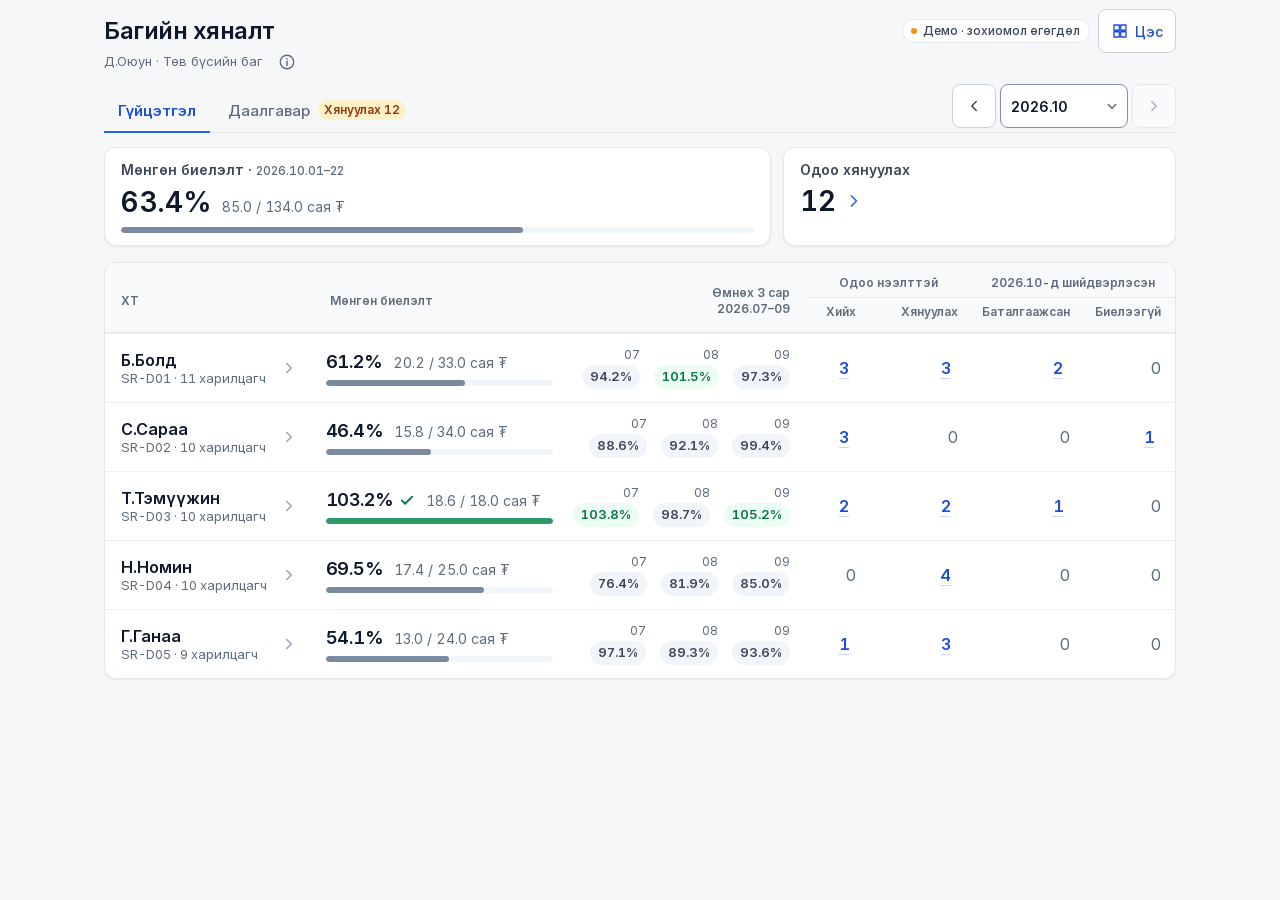
<file: team-control/index.html>
<!doctype html>
<html lang="mn" data-ws-module="team" data-ui="v1">
<head>
  <meta charset="utf-8">
  <meta name="build" content="834a490dcfca">
  <meta name="release" content="d61e21b008">
  <meta name="viewport" content="width=device-width, initial-scale=1, viewport-fit=cover">
  <meta name="color-scheme" content="light">
  <title>Багийн хяналт · Демо</title>
  <link rel="icon" type="image/png" href="[data-uri]">
  <link rel="preload" href="assets/fonts/Inter-SemiBold.woff2?v=5cb7103e4e" as="font" type="font/woff2" crossorigin>
  <link rel="stylesheet" href="assets/tasks.css?v=56550ba433">
  <link rel="stylesheet" href="assets/app.css?v=1e5e22a47a">
  <link rel="stylesheet" href="../rep-home/assets/workspace.css?v=fe167c2be0">
  <!-- Optional: official Telegram Mini App SDK. Async, so the page works without it (plain browser, offline, blocked). -->
  <script async src="https://telegram.org/js/telegram-web-app.js" onload="window.WS && window.WS.tgInit()"></script>
</head>
<body>
  <svg width="0" height="0" style="position:absolute" aria-hidden="true">
    <symbol id="i-left" viewBox="0 0 24 24"><path d="M15 6l-6 6 6 6" fill="none" stroke="currentColor" stroke-width="2" stroke-linecap="round" stroke-linejoin="round"/></symbol>
    <symbol id="i-right" viewBox="0 0 24 24"><path d="M9 6l6 6-6 6" fill="none" stroke="currentColor" stroke-width="2" stroke-linecap="round" stroke-linejoin="round"/></symbol>
    <symbol id="i-x" viewBox="0 0 24 24"><path d="M6 6l12 12M18 6L6 18" fill="none" stroke="currentColor" stroke-width="2" stroke-linecap="round"/></symbol>
    <symbol id="i-check" viewBox="0 0 24 24"><path d="M5 12.5l4.5 4.5L19 7.5" fill="none" stroke="currentColor" stroke-width="2.4" stroke-linecap="round" stroke-linejoin="round"/></symbol>
    <symbol id="i-search" viewBox="0 0 24 24"><circle cx="11" cy="11" r="6.5" fill="none" stroke="currentColor" stroke-width="2"/><path d="M16 16l4 4" stroke="currentColor" stroke-width="2" stroke-linecap="round"/></symbol>
    <symbol id="i-users" viewBox="0 0 24 24"><circle cx="9" cy="8.5" r="3.5" fill="none" stroke="currentColor" stroke-width="1.8"/><path d="M3 19c.6-3.2 3-5 6-5s5.4 1.8 6 5M15.5 5.3a3.5 3.5 0 010 6.4M18 14.4c1.6.8 2.7 2.4 3 4.6" fill="none" stroke="currentColor" stroke-width="1.8" stroke-linecap="round"/></symbol>
    <symbol id="i-arrow-up" viewBox="0 0 24 24"><path d="M12 19V5M6 11l6-6 6 6" fill="none" stroke="currentColor" stroke-width="2.4" stroke-linecap="round" stroke-linejoin="round"/></symbol>
    <symbol id="i-arrow-down" viewBox="0 0 24 24"><path d="M12 5v14M6 13l6 6 6-6" fill="none" stroke="currentColor" stroke-width="2.4" stroke-linecap="round" stroke-linejoin="round"/></symbol>
    <!-- the task icons (status, reply, undo, down, store) come from assets/core.js, shared with the store window -->
    <symbol id="i-updown" viewBox="0 0 24 24"><path d="M8 10l4-4 4 4M8 14l4 4 4-4" fill="none" stroke="currentColor" stroke-width="1.8" stroke-linecap="round" stroke-linejoin="round"/></symbol>
  </svg>

  <main class="tc ws-page" id="app">
    <!-- the route page's header: title · «Цэс» (its «Харилцагч сонгох») / supervisor + ⓘ (as-of, notes) / tabs · month -->
    <header class="tc-head">
      <h1 class="ws-title">Багийн хяналт</h1>
      <div data-ws-menu></div>
      <p class="tc-sub"><span id="who"></span><button type="button" class="tc-icon tc-info" popovertarget="tc-info" aria-label="Сар, тайлбар" title="Сар, тайлбар"><svg class="ic" viewBox="0 0 24 24" aria-hidden="true"><circle cx="12" cy="12" r="9" fill="none" stroke="currentColor" stroke-width="1.8"/><path d="M12 11v5.5M12 7.6v.4" stroke="currentColor" stroke-width="2" stroke-linecap="round"/></svg></button></p>
      <div class="tc-menu-act" id="menu-act" hidden><button type="button" class="tc-btn tc-primary" id="open-all"><svg class="ic" aria-hidden="true"><use href="#i-users"/></svg>Харилцагч сонгох</button></div>
      <div class="tc-info-pop" id="tc-info" popover="manual"><p class="tc-asof"><span id="asof"></span></p><p id="perf-note"></p></div>
    </header>

    <div class="tc-tabrow">
      <div class="tc-tabs" role="tablist" aria-label="Хэсэг">
        <button type="button" role="tab" id="tab-perf" aria-controls="p-perf" data-tab="perf">Гүйцэтгэл</button>
        <button type="button" role="tab" id="tab-tasks" aria-controls="p-tasks" data-tab="tasks">Даалгавар <span class="tc-count num" id="tab-review"></span></button>
      </div>
      <div class="tc-monw" id="mon"><button type="button" class="tc-icon" id="mon-prev" aria-label="Өмнөх сар"><svg class="ic" aria-hidden="true"><use href="#i-left"/></svg></button><label class="tc-sel tc-mon"><span class="sr-only">Гүйцэтгэлийн сар</span><select id="mon-sel"></select></label><button type="button" class="tc-icon" id="mon-next" aria-label="Дараагийн сар"><svg class="ic" aria-hidden="true"><use href="#i-right"/></svg></button></div>
      <!-- the tasks tab's period: the same place and size as «Гүйцэтгэл»'s month; «Бүх хугацаа» belongs to this tab only -->
      <div class="tc-monw tc-per" id="t-per-w" hidden><button type="button" class="tc-icon" id="t-prev" aria-label="Өмнөх сар"><svg class="ic" aria-hidden="true"><use href="#i-left"/></svg></button><label class="tc-sel tc-mon"><span class="sr-only">Шийдвэрлэсэн хугацаа</span><select id="t-per"></select></label><button type="button" class="tc-icon" id="t-next" aria-label="Дараагийн сар"><svg class="ic" aria-hidden="true"><use href="#i-right"/></svg></button></div>
    </div>

    <section id="p-perf" role="tabpanel" aria-labelledby="tab-perf">
      <div class="tc-sum" id="sum"></div>
      <p class="tc-scope-l num" id="scope-l"></p>
      <div class="tc-tablewrap">
        <table class="tc-reps">
          <caption class="sr-only">Таван худалдааны төлөөлөгчийн гүйцэтгэл ба даалгавар. Мөр дээр дарж харилцагчдыг, даалгаврын тоон дээр дарж тэр ажлуудыг нээнэ.</caption>
          <colgroup><col class="c-rep"><col class="c-met"><col class="c-hist"><col class="c-todo"><col class="c-review"><col class="c-done"><col class="c-failed"></colgroup>
          <thead>
            <tr><th scope="col" rowspan="2">ХТ</th><th scope="col" rowspan="2">Мөнгөн биелэлт</th><th scope="col" rowspan="2" class="tc-r" id="th-hist">Өмнөх 3 сар</th><th scope="colgroup" colspan="2" class="tc-thg">Одоо нээлттэй</th><th scope="colgroup" colspan="2" class="tc-thg num" id="th-dec"></th></tr>
            <tr><th scope="col" class="tc-n">Хийх</th><th scope="col" class="tc-n">Хянуулах</th><th scope="col" class="tc-n">Баталгаажсан</th><th scope="col" class="tc-n">Биелээгүй</th></tr>
          </thead>
          <tbody id="reps"></tbody>
        </table>
      </div>
    </section>

    <!-- tasks: one section per rep, one row per customer task; a row expands in place to the task, the reply and the review -->
    <section id="p-tasks" role="tabpanel" aria-labelledby="tab-tasks" hidden>
      <!-- one sticky block (the route page's pattern): the tabs (moved in by setTab) · ХТ + search + period · status · result/scope -->
      <div class="tc-stick" id="t-stick">
        <div class="tc-tbar">
          <label class="tc-sel"><span class="sr-only">ХТ</span><select id="t-rep" aria-label="ХТ"></select></label>
          <label class="tc-search tc-t-search"><span class="sr-only">Хайлт</span><svg class="ic" aria-hidden="true"><use href="#i-search"/></svg>
            <input type="search" id="t-q" placeholder="Нэр, код" aria-label="Даалгаврын нэр, харилцагчийн нэр эсвэл кодоор хайх" autocomplete="off" spellcheck="false" maxlength="40"></label>
          <div class="tc-seg ws-seg" id="t-status" role="group" aria-label="Төлөв"></div>
        </div>
      </div>
      <!-- the last action's result (until the next action): under the sticky block, in the page, so a long one is read whole and never makes the block taller -->
      <p class="tc-flash" id="t-flash" role="status" tabindex="-1"></p>
      <div class="tc-tres">
        <p id="t-res" tabindex="-1"></p>
        <div class="tc-tres-r">
          <button type="button" class="tc-btn tc-ghost" id="t-clear" hidden>Бүгдийг харах</button>
          <button type="button" class="tc-btn tc-dir" id="t-dir"></button>
        </div>
      </div>
      <div id="t-sections"></div>
      <div class="tc-empty tc-t-empty" id="t-empty" hidden><p>Шүүлтэд тохирох ажил алга.</p><button type="button" class="tc-btn" id="t-empty-clear">Бүгдийг харах</button></div>
      <p class="tc-foot" id="tasks-note"></p>
    </section>
  </main>

  <!-- one drawer, three views: pick (customers) → form → done -->
  <dialog class="tc-sheet" id="dr" aria-labelledby="dr-title">
    <div class="tc-view" id="v-pick">
      <div class="tc-sheet-h">
        <div class="tc-sheet-top">
          <div class="tc-sheet-ttl"><h2 id="dr-title" tabindex="-1"></h2><p id="pick-sub"></p></div>
          <label class="tc-sel tc-sel-rep"><span class="sr-only">ХТ</span><select id="f-rep"></select></label>
          <button type="button" class="tc-icon" data-close aria-label="Хаах"><svg class="ic" aria-hidden="true"><use href="#i-x"/></svg></button>
        </div>
        <div class="tc-filters">
          <label class="tc-search"><span class="tc-lbl">Хайлт</span><svg class="ic" aria-hidden="true"><use href="#i-search"/></svg>
            <input type="search" id="f-q" placeholder="Нэр, код" autocomplete="off" spellcheck="false" maxlength="40"></label>
          <label class="tc-sel"><span class="tc-lbl">Энэ сарын дүн</span><select id="f-band">
            <option value="">Бүгд</option><option value="lt1">1 саяас бага</option><option value="1to3">1–3 сая</option><option value="3to5">3–5 сая</option><option value="ge5">5 сая ба түүнээс их</option>
          </select></label>
        </div>
        <div class="tc-chips">
          <button type="button" class="tc-chip" id="f-nobuy" aria-pressed="false"><span class="tc-cb" aria-hidden="true"><svg class="ic"><use href="#i-check"/></svg></span>Энэ сард татан авалтгүй</button>
          <button type="button" class="tc-chip" id="f-notask" aria-pressed="false"><span class="tc-cb" aria-hidden="true"><svg class="ic"><use href="#i-check"/></svg></span>Идэвхтэй даалгаваргүй</button>
        </div>
        <div class="tc-result">
          <p><b class="num" id="res-n"></b><button type="button" class="tc-link" id="f-clear" hidden>Шүүлт цэвэрлэх</button><span class="sr-only" id="sort-say" aria-live="polite"></span></p>
          <button type="button" class="tc-btn" id="sel-visible"></button>
        </div>
        <!-- the three value headers are the sort controls (click again to flip the direction) -->
        <div class="tc-lhead" id="lhead">
          <span></span><span>Харилцагч</span><span class="tc-col-rep">ХТ</span>
          <button type="button" class="tc-sort" data-sort="cur"><span class="tc-sort-l">Энэ сар, ₮</span><small>1–22, дутуу сар</small></button>
          <button type="button" class="tc-sort" data-sort="avg"><span class="tc-sort-l">Сарын дундаж, ₮</span><small>өмнөх 12 бүтэн сар</small></button>
          <button type="button" class="tc-sort" data-sort="last"><span class="tc-sort-l">Сүүлийн авалт</span></button>
          <span class="r">Идэвхтэй даалгавар</span><span></span>
        </div>
      </div>
      <div class="tc-sheet-b" id="list-box">
        <ul class="tc-list" id="list" aria-label="Харилцагчид"></ul>
        <div class="tc-empty" id="empty" hidden><p id="empty-t"></p><button type="button" class="tc-btn" id="empty-clear">Шүүлт цэвэрлэх</button></div>
        <p class="tc-foot" id="list-note"></p>
      </div>
      <div class="tc-bar" id="bar" hidden>
        <p><b class="num" id="bar-n"></b><span id="bar-hid"></span></p>
        <button type="button" class="tc-btn tc-ghost" id="sel-clear">Сонголт цэвэрлэх</button>
        <button type="button" class="tc-btn tc-primary" id="to-form">Даалгавар өгөх</button>
      </div>
    </div>

    <form class="tc-view" id="v-form" novalidate hidden>
      <div class="tc-sheet-h">
        <div class="tc-sheet-top">
          <button type="button" class="tc-btn tc-ghost tc-back" data-back><svg class="ic" aria-hidden="true"><use href="#i-left"/></svg>Буцах</button>
          <div class="tc-sheet-ttl"><h2 id="form-title" tabindex="-1">Даалгавар өгөх</h2><p id="form-sub" class="num"></p></div>
          <button type="button" class="tc-icon" data-close aria-label="Хаах"><svg class="ic" aria-hidden="true"><use href="#i-x"/></svg></button>
        </div>
      </div>
      <div class="tc-sheet-b tc-form">
        <div class="tc-field"><label for="i-title">Даалгаврын нэр</label>
          <input id="i-title" name="title" maxlength="80" autocomplete="off" placeholder="Жишээ: Шинэ бүтээгдэхүүн санал болгох" aria-describedby="e-title"><p class="tc-err" id="e-title"></p></div>
        <div class="tc-field"><label for="i-text">Хийх ажил / хүлээх үр дүн</label>
          <textarea id="i-text" name="text" rows="4" maxlength="600" placeholder="Жишээ: ХХ бүтээгдэхүүнийг харилцагч бүрд санал болгож, 3+ ширхэг байршуулсан эсэх болон аваагүй шалтгааныг тэмдэглэнэ." aria-describedby="h-text e-text"></textarea>
          <p class="tc-help" id="h-text">Бараа, тоон зорилт байвал энд бичнэ. Энэ текст сонгосон харилцагч бүрд адилхан очно.</p><p class="tc-err" id="e-text"></p></div>
        <div class="tc-field"><label for="i-due">Дуусгах хугацаа</label><input type="date" id="i-due" name="due" aria-describedby="e-due"><p class="tc-err" id="e-due"></p></div>

        <section class="tc-preview" aria-labelledby="pv-h">
          <h3 id="pv-h">Хэнд, юу үүсэх</h3>
          <p class="tc-pv-who"><b class="num" id="scope-n"></b><span id="scope-reps"></span></p>
          <details class="tc-scope" id="scope"><summary><span class="tc-link">Сонгосон харилцагчдыг харах</span></summary><ul id="scope-list"></ul></details>
          <p id="pv-main"></p>
          <p class="tc-pv-meta" id="pv-meta"></p>
        </section>
        <p class="tc-err" id="e-save" role="alert"></p>
      </div>
      <div class="tc-bar">
        <button type="button" class="tc-btn tc-ghost" data-back>Буцах</button>
        <button type="submit" class="tc-btn tc-primary" id="submit"></button>
      </div>
    </form>

    <div class="tc-view" id="v-done" hidden>
      <div class="tc-sheet-h">
        <div class="tc-sheet-top">
          <div class="tc-sheet-ttl"><h2 id="done-title" tabindex="-1">Даалгавар үүслээ</h2></div>
          <button type="button" class="tc-icon" data-close aria-label="Хаах"><svg class="ic" aria-hidden="true"><use href="#i-x"/></svg></button>
        </div>
      </div>
      <div class="tc-sheet-b">
        <div class="tc-ok"><svg class="ic" aria-hidden="true"><use href="#i-done"/></svg><div><p class="tc-ok-n" id="done-n"></p><p id="done-g"></p></div></div>
      </div>
      <div class="tc-bar">
        <button type="button" class="tc-btn tc-ghost" data-close>Хаах</button>
        <button type="button" class="tc-btn tc-primary" id="done-go">«Даалгавар» хэсэгт харах</button>
      </div>
    </div>
  </dialog>

  <script src="data/fixture.js?v=cb357efbd6"></script>
  <script src="data/history-demo.js?v=9f8818417f"></script>
  <script src="assets/core.js?v=0ad785116b"></script>
  <!-- the shared «Миний ажил» glue: «Цэс», same-webview navigation (Telegram launch data kept), the one Telegram Back handler -->
  <script src="../rep-home/assets/deploy.js?v=c74ab2f336"></script>
  <script src="../rep-home/assets/workspace.js?v=1901e2b433"></script>
  <script src="assets/app.js?v=b309c51b74"></script>
</body>
</html>
</file>
<file: assets/styles.css>
/* Борлуулалтын самбар — v2 visual language: cool slate surfaces, light rail, electric-blue accent. */
@font-face { font-family: "Inter"; src: url("fonts/Inter-Regular.woff2") format("woff2"); font-weight: 400; font-style: normal; font-display: swap; }
@font-face { font-family: "Inter"; src: url("fonts/Inter-Medium.woff2") format("woff2"); font-weight: 500; font-style: normal; font-display: swap; }
@font-face { font-family: "Inter"; src: url("fonts/Inter-SemiBold.woff2") format("woff2"); font-weight: 600; font-style: normal; font-display: swap; }

:root {
  --font: "Inter", "Segoe UI", "Noto Sans", Arial, sans-serif;
  --mono: "Cascadia Mono", Consolas, ui-monospace, monospace;
  --ink: #0F172A; --ink-2: #3B4558; --ink-3: #5F6B7D; --ink-4: #98A2B3;
  --accent: #2563EB; --accent-strong: #1D4ED8; --accent-soft: #EEF3FE; --accent-line: #C7D7FD; --on-accent: #FFFFFF; --focus: #2563EB;
  --bg: #F6F7F9; --surface: #FFFFFF; --surface-2: #F8FAFC; --surface-3: #F1F4F8; --border: #E4E7EC; --border-strong: #CDD3DC; --rule: #EEF1F4;
  --pos: #067647; --pos-soft: #ECFDF3; --neg: #B42318; --neg-soft: #FEF3F2; --warn: #B54708; --warn-soft: #FFFAEB;
  --s1: 4px; --s2: 8px; --s3: 12px; --s4: 16px; --s5: 24px; --s6: 32px; --s7: 48px;
  --r-sm: 6px; --r-md: 8px; --r-lg: 12px;
  --sh-1: 0 1px 2px rgba(16, 24, 40, .04), 0 1px 3px rgba(16, 24, 40, .03);
  --sh-2: 0 4px 12px rgba(16, 24, 40, .08), 0 1px 3px rgba(16, 24, 40, .05);
  --sh-3: 0 20px 40px rgba(16, 24, 40, .16), 0 4px 12px rgba(16, 24, 40, .06);
  --ctl: 36px; --rail: 216px;
}
*, *::before, *::after { box-sizing: border-box; }
[hidden] { display: none !important; }
html { -webkit-text-size-adjust: 100%; }
body { margin: 0; font-family: var(--font); font-size: 14px; line-height: 1.5; color: var(--ink); background: var(--bg); -webkit-font-smoothing: antialiased; }
h1, h2, h3 { margin: 0; color: var(--ink); }
h1 { font-size: 28px; line-height: 36px; font-weight: 600; letter-spacing: -0.02em; }
h2 { font-size: 15px; line-height: 22px; font-weight: 600; letter-spacing: -0.005em; }
h3 { font-size: 13px; line-height: 20px; font-weight: 600; }
p { margin: 0; }
code { font-family: var(--mono); font-size: 12px; background: var(--surface-3); color: var(--ink-2); padding: 1px 5px; border-radius: 4px; }
.num, .kpi-value, .chart text, .hbar-val, .hbar-ticks, .pager, .dl dd { font-variant-numeric: tabular-nums; }
:focus-visible { outline: 2px solid var(--focus); outline-offset: 2px; }
.sr-only { position: absolute !important; width: 1px; height: 1px; padding: 0; margin: -1px; overflow: hidden; clip: rect(0 0 0 0); white-space: nowrap; border: 0; }
.skip-link { position: absolute; left: 12px; top: -48px; z-index: 100; background: var(--ink); color: #fff; padding: 8px 12px; border-radius: var(--r-md); }
.skip-link:focus { top: 12px; }
.ic { width: 16px; height: 16px; flex: none; }
.ic-s { width: 14px; height: 14px; flex: none; }

/* ===== Shell ===== */
.app { display: grid; grid-template-columns: var(--rail) minmax(0, 1fr); min-height: 100vh; }
.sidebar { position: sticky; top: 0; height: 100vh; display: flex; flex-direction: column; gap: var(--s2); padding: 18px 12px 14px; background: #FBFCFD; border-right: 1px solid var(--border); }
.brand { display: flex; align-items: center; gap: 10px; padding: 0 8px 18px; }
.brand-mark { width: 28px; height: 28px; border-radius: 8px; background: var(--accent); color: #fff; display: grid; place-items: center; font-weight: 600; font-size: 14px; flex: none; }
.brand-text { display: grid; line-height: 18px; min-width: 0; }
.brand-text strong { font-size: 14px; font-weight: 600; }
.brand-text span { font-size: 12px; color: var(--ink-3); }
.nav ul { list-style: none; margin: 0 0 var(--s4); padding: 0; display: grid; gap: 2px; }
.nav-label { font-size: 12px; line-height: 16px; color: var(--ink-3); font-weight: 500; padding: 0 10px 6px; }
.nav a { display: flex; align-items: center; gap: 10px; height: 36px; padding: 0 10px; border-radius: var(--r-md); color: var(--ink-2); text-decoration: none; font-size: 13.5px; font-weight: 500; }
.nav a .ic { color: var(--ink-3); }
.nav a:hover { background: var(--surface-3); color: var(--ink); }
.nav a[aria-current="page"] { background: var(--accent-soft); color: var(--accent-strong); }
.nav a[aria-current="page"] .ic { color: var(--accent); }
.nav-short { display: none; }
.sidebar-foot { margin-top: auto; display: flex; align-items: center; gap: 8px; padding: 10px; border-top: 1px solid var(--border); font-size: 12px; color: var(--ink-3); }
.demo-dot { width: 6px; height: 6px; border-radius: 50%; background: #F79009; flex: none; }

.shell { min-width: 0; display: flex; flex-direction: column; }
.topbar { height: 56px; display: flex; align-items: center; justify-content: space-between; gap: var(--s3); padding: 0 32px; background: var(--surface); border-bottom: 1px solid var(--border); }
.crumbs ol { list-style: none; margin: 0; padding: 0; display: flex; gap: 8px; font-size: 13px; color: var(--ink-3); }
.crumbs li + li::before { content: "/"; color: var(--ink-4); margin-right: 8px; }
.crumbs [aria-current] { color: var(--ink); font-weight: 500; }
.top-meta { display: flex; align-items: center; gap: 12px; font-size: 12px; color: var(--ink-3); }
.updated { display: inline-flex; align-items: center; gap: 6px; }
.pill-demo { display: inline-flex; align-items: center; gap: 6px; height: 22px; padding: 0 8px; border-radius: 999px; border: 1px solid var(--border); background: var(--surface-2); color: var(--ink-2); font-weight: 500; }
main { padding: 24px 32px 48px; outline: none; min-width: 0; }
main:focus-visible { outline: none; }

/* ===== Page head ===== */
.page-head { display: flex; justify-content: space-between; align-items: flex-end; gap: var(--s4); margin-bottom: var(--s4); }
.page-head h1 + .page-sub { margin-top: 2px; }
.page-sub, .eyebrow { font-size: 13px; line-height: 20px; color: var(--ink-3); }
.eyebrow { margin-bottom: 2px; }
.lead { font-size: 14px; line-height: 22px; color: var(--ink-2); max-width: 760px; margin: 0 0 var(--s5); }

/* ===== Controls ===== */
.btn { display: inline-flex; align-items: center; justify-content: center; gap: 6px; height: var(--ctl); padding: 0 14px; border: 1px solid transparent; border-radius: var(--r-md); font: 500 13px/1 var(--font); cursor: pointer; white-space: nowrap; text-decoration: none; transition: background .12s, border-color .12s, color .12s; }
.btn-primary { background: var(--accent); color: var(--on-accent); box-shadow: var(--sh-1); }
.btn-primary:hover, .btn-primary.is-hover { background: var(--accent-strong); }
.btn-primary.is-focus { outline: 2px solid var(--focus); outline-offset: 2px; }
.btn-secondary { background: var(--surface); color: var(--ink); border-color: var(--border); box-shadow: var(--sh-1); }
.btn-secondary:hover { background: var(--surface-2); border-color: var(--border-strong); }
.btn-ghost { background: transparent; color: var(--accent-strong); }
.btn-ghost:hover { background: var(--accent-soft); }
.btn-quiet { background: transparent; color: var(--ink-3); padding: 0 10px; }
.btn-quiet:hover:not(:disabled) { color: var(--accent-strong); background: var(--accent-soft); }
.btn:disabled { cursor: not-allowed; background: var(--surface-3); color: var(--ink-4); border-color: transparent; box-shadow: none; }
.btn-quiet:disabled { background: transparent; }
.btn-sm { height: 30px; padding: 0 10px; font-size: 12.5px; }
.btn-icon { width: var(--ctl); padding: 0; }
.btn-row { display: flex; flex-wrap: wrap; gap: var(--s2); align-items: center; margin-top: var(--s4); }

select, input { font: inherit; color: inherit; }
.sel-ui, .form-demo select, .form-demo input {
  height: 40px; border: 1px solid var(--border-strong); border-radius: var(--r-md); background: var(--surface); padding: 0 12px; font-size: 14px; width: 100%; }
select { -webkit-appearance: none; appearance: none; background-image: url("data:image/svg+xml,%3Csvg xmlns='http://www.w3.org/2000/svg' viewBox='0 0 16 16'%3E%3Cpath d='M4.5 6.5 8 10l3.5-3.5' fill='none' stroke='%235F6B7D' stroke-width='1.6' stroke-linecap='round' stroke-linejoin='round'/%3E%3C/svg%3E"); background-repeat: no-repeat; background-position: right 10px center; background-size: 14px; cursor: pointer; }
.form-demo select { padding-right: 32px; }
.form-demo select:focus-visible, .form-demo input:focus-visible { outline: none; border-color: var(--accent); box-shadow: 0 0 0 3px rgba(37, 99, 235, .18); }
.form-demo input[aria-invalid="true"] { border-color: var(--neg); }
.form-demo input[aria-invalid="true"]:focus-visible { box-shadow: 0 0 0 3px rgba(180, 35, 24, .15); }

/* Filter toolbar */
.filterbar { position: sticky; top: 0; z-index: 6; background: var(--bg); display: flex; flex-wrap: wrap; align-items: center; justify-content: space-between; gap: 8px 16px; padding: 8px 0; margin: -8px 0 0; }
.toolbar { display: flex; flex-wrap: wrap; align-items: center; gap: 8px; }
.toolbar .field { display: flex; align-items: center; height: var(--ctl); padding-left: 10px; background: var(--surface); border: 1px solid var(--border); border-radius: var(--r-md); box-shadow: var(--sh-1); transition: border-color .12s, box-shadow .12s; }
.toolbar .field:hover { border-color: var(--border-strong); }
.toolbar .field:focus-within { border-color: var(--accent); box-shadow: 0 0 0 3px rgba(37, 99, 235, .18); }
.toolbar .field.is-set { border-color: var(--accent-line); background: var(--accent-soft); }
.toolbar .field.is-set select { color: var(--accent-strong); }
.toolbar label { display: inline-flex; align-items: center; gap: 6px; font-size: 12px; font-weight: 500; color: var(--ink-3); white-space: nowrap; cursor: pointer; }
.toolbar label .ic { color: var(--ink-3); width: 15px; height: 15px; }
.toolbar select { height: 100%; border: 0; background-color: transparent; padding: 0 30px 0 6px; font-size: 13px; font-weight: 500; color: var(--ink); min-width: 0; max-width: 220px; text-overflow: ellipsis; }
.toolbar select:focus-visible { outline: none; }
.scope { font-size: 12px; line-height: 16px; color: var(--ink-3); }
.chips { list-style: none; margin: 0 0 4px; padding: 0; display: flex; flex-wrap: wrap; gap: 6px; }
.chips:empty { display: none; }
.chip { display: inline-flex; align-items: center; gap: 2px; height: 26px; padding: 0 3px 0 10px; border-radius: 999px; background: var(--surface); border: 1px solid var(--border); font-size: 12px; font-weight: 500; color: var(--ink-2); }
.chip button { position: relative; width: 20px; height: 20px; display: grid; place-items: center; border: 0; background: transparent; color: var(--ink-3); border-radius: 50%; cursor: pointer; }
.chip button::after { content: ""; position: absolute; inset: -12px; }
.chip button:hover { background: var(--surface-3); color: var(--ink); }
.chip .ic-s { width: 12px; height: 12px; }

.seg { display: inline-flex; background: var(--surface-3); border-radius: var(--r-md); padding: 2px; flex: none; }
.seg-btn { height: 28px; padding: 0 10px; border: 0; border-radius: var(--r-sm); background: transparent; font: 500 12.5px/1 var(--font); color: var(--ink-3); cursor: pointer; }
.seg-btn:hover { color: var(--ink); }
.seg-btn[aria-pressed="true"] { background: var(--surface); color: var(--ink); box-shadow: var(--sh-1), 0 0 0 1px var(--border); }
.seg-solo { background: var(--surface-3); height: 32px; }

.badge { display: inline-flex; align-items: center; gap: 5px; height: 22px; padding: 0 8px; border-radius: 999px; border: 1px solid var(--border); background: var(--surface-2); color: var(--ink-2); font-size: 12px; font-weight: 500; white-space: nowrap; }
.badge-ok { background: var(--pos-soft); color: var(--pos); border-color: #ABEFC6; }
.badge-warn { background: var(--warn-soft); color: var(--warn); border-color: #FEDF89; }
.badge-err { background: var(--neg-soft); color: var(--neg); border-color: #FECDCA; }
.delta { display: inline-flex; align-items: center; gap: 2px; font-size: 12.5px; font-weight: 500; white-space: nowrap; font-variant-numeric: tabular-nums; }
.delta .ic-s { width: 12px; height: 12px; }
.delta-up { color: var(--pos); }
.delta-down { color: var(--neg); }
.delta-flat, .delta-na { color: var(--ink-3); }

.notice { display: flex; gap: 8px; align-items: flex-start; margin: 8px 0 0; padding: 10px 14px; border-radius: 10px; font-size: 13px; }
.notice-warn { background: var(--warn-soft); border: 1px solid #FEDF89; color: #7A2E0E; }
.notice .ic-s { margin-top: 3px; color: var(--warn); }

/* ===== Cards ===== */
.card { background: var(--surface); border: 1px solid var(--border); border-radius: var(--r-lg); box-shadow: var(--sh-1); padding: 18px 20px; min-width: 0; }
.view > .card + .card, .view > .card + .grid-2, .view > .grid-2 + .card { margin-top: 16px; }
.card-head { display: flex; justify-content: space-between; align-items: flex-start; gap: 12px; margin-bottom: 10px; }
.card-head-wrap { flex-wrap: wrap; }
.card-sub { font-size: 12px; line-height: 18px; color: var(--ink-3); margin-top: 2px; }
.card > h2 + .card-sub { margin-bottom: 4px; }
.card h3 { margin: 20px 0 2px; }
.grid-2 { display: grid; grid-template-columns: repeat(2, minmax(0, 1fr)); gap: 16px; }
.grid-2.inner { margin-top: 14px; }
.hint { font-size: 12px; line-height: 18px; color: var(--ink-3); }
.muted { color: var(--ink-3); font-size: 12.5px; }

/* KPI */
.kpis { display: grid; grid-template-columns: repeat(4, minmax(0, 1fr)); gap: 16px; margin-top: 12px; }
.kpi { background: var(--surface); border: 1px solid var(--border); border-radius: var(--r-lg); box-shadow: var(--sh-1); padding: 16px 18px; min-height: 116px; display: flex; flex-direction: column; gap: 6px; min-width: 0; }
.kpi-top { display: flex; align-items: center; gap: 8px; }
.kpi-ic { width: 24px; height: 24px; border-radius: 7px; background: var(--accent-soft); color: var(--accent); display: grid; place-items: center; flex: none; }
.kpi-ic .ic { width: 14px; height: 14px; }
.kpi-label { font-size: 13px; line-height: 18px; font-weight: 500; color: var(--ink-2); }
.kpi-value { font-size: 32px; line-height: 38px; font-weight: 600; letter-spacing: -0.025em; white-space: nowrap; overflow: hidden; text-overflow: ellipsis; }
.kpi-value small { font-size: 15px; font-weight: 500; letter-spacing: 0; color: var(--ink-3); margin-left: .35em; }
.kpi-swatch { display: inline-block; width: 10px; height: 10px; border-radius: 3px; margin-right: 10px; vertical-align: 4px; }
.kpi-cmp { display: flex; flex-wrap: wrap; align-items: center; gap: 4px 8px; font-size: 12px; line-height: 16px; color: var(--ink-3); margin-top: auto; }
.kpi .delta { height: 20px; padding: 0 6px; border-radius: 999px; font-size: 12px; background: var(--surface-3); }
.kpi .delta-up { background: var(--pos-soft); }
.kpi .delta-down { background: var(--neg-soft); }

/* Charts */
.grid-charts { display: grid; grid-template-columns: minmax(0, 2fr) minmax(0, 1fr); gap: 16px; margin-top: 16px; }
.card-chart { display: flex; flex-direction: column; }
.legend { display: flex; flex-wrap: wrap; align-items: center; gap: 4px 14px; margin: -2px 0 6px; }
.legend-btn { display: inline-flex; align-items: center; gap: 7px; border: 0; background: transparent; padding: 3px 6px; margin-left: -6px; border-radius: var(--r-sm); font: 400 12px/16px var(--font); color: var(--ink-2); cursor: pointer; }
.legend-btn:hover { background: var(--surface-3); }
.legend-btn[aria-pressed="false"] { color: var(--ink-4); text-decoration: line-through; }
.legend-btn[aria-pressed="false"] .key { opacity: .35; }
.legend-note { display: inline-flex; align-items: center; gap: 7px; font-size: 12px; color: var(--ink-3); }
.key { display: inline-block; flex: none; }
.key-line { width: 16px; height: 2.5px; border-radius: 2px; background: var(--accent); }
.key-dash { width: 16px; border-top: 2px dashed #94A3B8; }
.key-missing { width: 9px; height: 9px; border-radius: 50%; border: 2px dashed var(--warn); }
.key-bar { width: 12px; height: 6px; border-radius: 3px; background: var(--accent); }
.key-tick { width: 2px; height: 12px; border-radius: 1px; background: var(--ink-2); }
.chart-wrap { position: relative; }
.chart { display: block; width: 100%; height: 300px; overflow: visible; }
.chart:focus-visible { outline-offset: 4px; border-radius: 4px; }
.chart text { font-size: 12px; fill: var(--ink-3); font-family: var(--font); }
.chart .grid { stroke: #EDF0F4; }
.chart .axis { stroke: var(--border-strong); }
.chart .area { fill: var(--accent); opacity: .07; }
.chart .l-cur { fill: none; stroke: var(--accent); stroke-width: 2.25; stroke-linejoin: round; stroke-linecap: round; }
.chart .l-cmp { fill: none; stroke: #94A3B8; stroke-width: 1.5; stroke-dasharray: 4 4; }
.chart .dot-cur { fill: var(--surface); stroke: var(--accent); stroke-width: 1.75; }
.chart .dot-missing { fill: var(--surface); stroke: var(--warn); stroke-width: 2; stroke-dasharray: 2 2; }
.chart .cross { stroke: var(--ink-4); stroke-dasharray: 3 3; }
.chart .hl { fill: var(--accent); stroke: var(--surface); stroke-width: 2.5; }
.chart .lbl-end { fill: var(--ink); font-weight: 600; }
.tooltip { position: absolute; z-index: 3; min-width: 210px; padding: 10px 12px; background: var(--surface); border: 1px solid var(--border); border-radius: 10px; box-shadow: var(--sh-2); font-size: 12px; line-height: 18px; pointer-events: none; font-variant-numeric: tabular-nums; }
.tooltip strong { display: block; font-weight: 600; margin-bottom: 4px; }
.tooltip .row { display: flex; justify-content: space-between; gap: 16px; color: var(--ink-3); }
.tooltip .row span:last-child { color: var(--ink); font-weight: 500; }
.tip-warn { color: var(--warn); margin-top: 4px; }
.data-eq { margin-top: auto; padding-top: 8px; font-size: 12px; }
.data-eq summary { display: inline-flex; align-items: center; gap: 4px; color: var(--accent-strong); cursor: pointer; font-weight: 500; list-style: none; border-radius: 4px; }
.data-eq summary::-webkit-details-marker { display: none; }
.data-eq summary::before { content: "▸"; font-size: 10px; transition: transform .12s; }
.data-eq[open] summary::before { transform: rotate(90deg); }

.hbars { display: grid; gap: 2px; }
.hbar-axis { display: grid; grid-template-columns: 108px 1fr; gap: 12px; padding: 0 6px; font-size: 12px; color: var(--ink-3); margin-bottom: 2px; }
.hbar-ticks { position: relative; height: 16px; margin-right: 54px; }
.hbar-ticks span { position: absolute; transform: translateX(-50%); white-space: nowrap; }
.hbar-ticks span:first-child { transform: none; }
.hbar-ticks span:last-child { transform: translateX(-100%); }
.hbar { display: grid; grid-template-columns: 108px 1fr; gap: 12px; align-items: center; width: 100%; min-height: 36px; padding: 0 6px; border: 0; border-radius: var(--r-md); background: transparent; color: var(--ink); font: inherit; text-align: left; cursor: pointer; }
.hbar:hover { background: var(--surface-2); }
.hbar[aria-pressed="true"] { background: var(--accent-soft); }
.hbar.is-dim { opacity: .45; }
.hbar-name { display: flex; align-items: center; gap: 8px; min-width: 0; font-size: 13px; color: var(--ink-2); white-space: nowrap; overflow: hidden; text-overflow: ellipsis; }
.hbar-name i { width: 8px; height: 8px; border-radius: 2px; flex: none; }
.hbar-track { display: flex; align-items: center; gap: 10px; height: 28px; }
.hbar-plot { position: relative; flex: 1 1 auto; height: 8px; background: #EEF1F5; border-radius: 999px; }
.hbar-fill { position: absolute; left: 0; top: 0; bottom: 0; border-radius: 999px; min-width: 2px; }
.hbar-prev { position: absolute; top: -4px; bottom: -4px; width: 2px; margin-left: -1px; background: var(--ink-2); border-radius: 1px; }
.hbar-val { flex: 0 0 44px; text-align: right; font-size: 13px; font-weight: 600; white-space: nowrap; }

/* Tables */
.card-table { margin-top: 16px; padding-bottom: 12px; }
.table-tools { display: flex; flex-wrap: wrap; align-items: center; gap: 8px; }
.input-icon { position: relative; display: flex; align-items: center; }
.input-icon .ic { position: absolute; left: 10px; color: var(--ink-3); pointer-events: none; }
.input-icon input { height: var(--ctl); width: 260px; padding: 0 12px 0 34px; border: 1px solid var(--border); border-radius: var(--r-md); background: var(--surface); font-size: 13px; box-shadow: var(--sh-1); }
.input-icon input::placeholder { color: var(--ink-3); }
.input-icon input:focus-visible { outline: none; border-color: var(--accent); box-shadow: 0 0 0 3px rgba(37, 99, 235, .18); }
#export-status:empty { display: none; }
.table-scroll { position: relative; overflow-x: auto; margin: 4px -20px 0; border-top: 1px solid var(--border); }
.table-scroll.small { margin: 8px 0 0; border: 1px solid var(--border); border-radius: var(--r-md); max-height: 320px; overflow: auto; }
.tbl { width: 100%; border-collapse: separate; border-spacing: 0; font-size: 13px; line-height: 18px; }
.tbl th, .tbl td { padding: 6px 12px; height: 48px; border-bottom: 1px solid var(--rule); text-align: left; vertical-align: middle; }
.tbl thead th { position: sticky; top: 0; z-index: 1; height: 36px; background: var(--surface-2); border-bottom-color: var(--border); font-size: 12px; font-weight: 500; color: var(--ink-3); white-space: nowrap; }
.tbl tbody th { font-weight: 500; }
.tbl th.num, .tbl td.num { text-align: right; font-variant-numeric: tabular-nums; }
.tbl tbody tr:last-child > * { border-bottom: 0; }
.small .tbl th, .small .tbl td, #gap-demo-table th, #gap-demo-table td, .dlg-body .tbl th, .dlg-body .tbl td { height: 36px; padding: 4px 12px; }
.tbl-main { min-width: 960px; }
.tbl-main th:first-child, .tbl-main td:first-child { padding-left: 20px; }
.tbl-main th:last-child, .tbl-main td:last-child { padding-right: 16px; text-align: right; }
.tbl-main tbody tr { cursor: pointer; transition: background .1s; }
.tbl-main tbody tr:hover { background: #FAFBFD; }
.tbl-main tbody tr.is-selected { background: var(--accent-soft); box-shadow: inset 2px 0 0 var(--accent); }
.tbl-main td.num { color: var(--ink-2); }
.tbl-main td:nth-child(5) { color: var(--ink); font-weight: 500; }
.tbl .sort { display: inline-flex; align-items: center; gap: 4px; border: 0; background: transparent; padding: 4px 2px; margin: 0 -2px; border-radius: 4px; font: inherit; color: inherit; cursor: pointer; white-space: nowrap; }
.tbl .sort:hover { color: var(--ink); }
.tbl th.num .sort { flex-direction: row-reverse; }
.sort-ico { font-size: 10px; color: var(--ink-4); }
.tbl th[aria-sort] .sort { color: var(--ink); }
.tbl th[aria-sort] .sort-ico { color: var(--accent); }
.cell-name { display: block; font-weight: 500; color: var(--ink); white-space: nowrap; overflow: hidden; text-overflow: ellipsis; max-width: 260px; }
.cell-sub { display: block; font-size: 12px; line-height: 16px; color: var(--ink-3); }
.cat-dot { display: inline-block; width: 8px; height: 8px; border-radius: 2px; margin-right: 8px; vertical-align: 1px; }
.tbl td.missing { color: var(--warn); }
.tbl .btn-sm { height: 30px; }
.empty { padding: 40px 16px; text-align: center; display: grid; gap: 12px; justify-items: center; color: var(--ink-2); font-size: 13px; }
.empty strong { color: var(--ink); }
.pager { display: flex; flex-wrap: wrap; align-items: center; gap: 8px 20px; padding-top: 12px; border-top: 1px solid var(--border); margin: 0 -20px; padding-left: 20px; padding-right: 16px; }
#pager-info { font-size: 12px; color: var(--ink-3); }
.total { font-size: 13px; color: var(--ink-3); margin-right: auto; }
.total span { color: var(--ink); font-weight: 600; font-variant-numeric: tabular-nums; }
.pager-btns { display: flex; align-items: center; gap: 4px; }
.pager-page { min-width: 52px; text-align: center; font-size: 12px; color: var(--ink-3); }
.pager .btn { height: 32px; border: 1px solid var(--border); color: var(--ink-2); background: var(--surface); }
.pager .btn:hover:not(:disabled) { background: var(--surface-2); }
.pager .btn:disabled { background: var(--surface); color: var(--ink-4); border-color: var(--rule); }

/* Dialog */
dialog { width: min(640px, calc(100vw - 32px)); padding: 0; border: 0; border-radius: 14px; box-shadow: var(--sh-3); color: var(--ink); }
dialog::backdrop { background: rgba(15, 23, 42, .32); }
.dlg-head, .dlg-foot { display: flex; justify-content: space-between; align-items: center; gap: 12px; padding: 16px 20px; }
.dlg-head { border-bottom: 1px solid var(--border); align-items: flex-start; }
.dlg-head h2 { font-size: 18px; line-height: 26px; }
.dlg-body { padding: 16px 20px; max-height: 60vh; overflow: auto; display: grid; gap: 12px; }
.dlg-foot { border-top: 1px solid var(--border); background: var(--surface-2); border-radius: 0 0 14px 14px; }
.dl { display: grid; grid-template-columns: repeat(3, minmax(0, 1fr)); gap: 12px; margin: 0; }
.dl div { padding: 10px 12px; border: 1px solid var(--border); border-radius: var(--r-md); }
.dl dt { font-size: 12px; color: var(--ink-3); }
.dl dd { margin: 2px 0 0; font-size: 18px; font-weight: 600; }

/* ===== Tokens ===== */
.swatches { display: grid; grid-template-columns: repeat(auto-fill, minmax(220px, 1fr)); gap: 10px; margin-top: 14px; }
.swatch { display: flex; align-items: center; gap: 12px; padding: 8px; border: 1px solid var(--border); border-radius: 10px; min-width: 0; }
.swatch-chip { width: 48px; height: 48px; border-radius: 8px; display: grid; place-items: center; font-size: 12px; font-weight: 600; flex: none; box-shadow: inset 0 0 0 1px rgba(15, 23, 42, .06); }
.swatches-cat .swatch-chip { width: auto; min-width: 84px; padding: 0 8px; }
.swatch-meta { display: grid; gap: 1px; font-size: 12px; line-height: 16px; color: var(--ink-3); min-width: 0; }
.swatch-meta strong { font-size: 13px; color: var(--ink); font-weight: 600; }
.swatch-meta code { background: none; padding: 0; font-size: 11.5px; }
.type-scale { margin-top: 8px; }
.type-row { display: grid; grid-template-columns: 200px 1fr; gap: 16px; align-items: baseline; padding: 14px 0; border-bottom: 1px solid var(--rule); }
.type-row:last-child { border-bottom: 0; }
.type-meta { font-family: var(--mono); font-size: 12px; color: var(--ink-3); }
.t-h1 { font-size: 28px; line-height: 36px; font-weight: 600; letter-spacing: -0.02em; }
.t-h2 { font-size: 20px; line-height: 28px; font-weight: 600; letter-spacing: -0.01em; }
.t-h3 { font-size: 15px; line-height: 22px; font-weight: 600; }
.t-body { font-size: 14px; line-height: 22px; }
.t-small { font-size: 13px; line-height: 20px; color: var(--ink-2); }
.t-xs { font-size: 12px; line-height: 16px; color: var(--ink-3); font-weight: 500; }
.t-kpi { font-size: 32px; line-height: 38px; font-weight: 600; letter-spacing: -0.025em; }
.t-kpi small { font-size: 15px; font-weight: 500; color: var(--ink-3); margin-left: .35em; letter-spacing: 0; }
.spacing { display: grid; gap: 6px; margin-top: 12px; }
.space-row { display: grid; grid-template-columns: 56px 44px 1fr; gap: 12px; align-items: center; font-size: 12px; color: var(--ink-3); }
.space-row i { display: block; height: 10px; background: var(--accent-soft); border: 1px solid var(--accent-line); border-radius: 3px; }
.elev-grid { display: grid; grid-template-columns: repeat(3, minmax(0, 1fr)); gap: 12px; margin: 14px 0 12px; }
.elev { display: grid; gap: 2px; padding: 14px; border-radius: 10px; background: var(--surface); font-size: 12px; color: var(--ink-3); }
.elev strong { font-size: 13px; color: var(--ink); }
.elev-0 { border: 1px solid var(--border); box-shadow: var(--sh-1); }
.elev-1 { box-shadow: var(--sh-2); border: 1px solid var(--border); }
.elev-2 { box-shadow: var(--sh-3); }
.state-row { display: flex; flex-wrap: wrap; gap: 16px 20px; margin-top: 14px; }
.state-item { display: grid; gap: 6px; justify-items: start; font-size: 12px; color: var(--ink-3); }
.row-demo { display: inline-flex; align-items: center; height: var(--ctl); padding: 0 12px; background: var(--accent-soft); box-shadow: inset 2px 0 0 var(--accent); font-size: 13px; color: var(--ink); }
.press-out { margin-top: 10px; }

/* ===== Components ===== */
.form-demo { display: grid; gap: 16px; margin-top: 14px; }
.form-demo .field { display: grid; gap: 6px; }
.form-demo label { font-size: 13px; font-weight: 500; color: var(--ink-2); }
.help { font-size: 12px; line-height: 16px; color: var(--ink-3); }
.help-err { display: flex; align-items: center; gap: 4px; color: var(--neg); }
.states-grid { display: grid; grid-template-columns: repeat(auto-fill, minmax(200px, 1fr)); gap: 12px; margin-top: 4px; }
.state-card { position: relative; padding: 14px; border: 1px solid var(--border); border-radius: 10px; background: var(--surface-2); }
.state-card h3 { margin: 0 0 10px; }
.demo-tag { position: absolute; top: 12px; right: 12px; font-size: 12px; line-height: 18px; padding: 0 6px; border-radius: 999px; background: var(--surface-3); color: var(--ink-3); }
.state-body { display: grid; gap: 6px; font-size: 13px; }
.status-line { display: flex; align-items: center; gap: 6px; font-weight: 500; }
.status-line.err { color: var(--neg); }
.status-line.warn { color: var(--warn); }
.status-line.ok { color: var(--pos); }
.skel { height: 10px; width: 85%; border-radius: 4px; background: #E8ECF1; animation: pulse 1.4s ease-in-out infinite; }
.skel-l { width: 60%; height: 14px; }
.skel-s { width: 40%; }
@keyframes pulse { 50% { opacity: .5; } }
.pattern { margin: 0; padding: 14px; border: 1px solid var(--border); border-radius: 10px; }
.pattern figcaption { display: flex; flex-wrap: wrap; align-items: center; gap: 8px; font-size: 13px; font-weight: 500; }
#gap-demo-fig { margin-top: 12px; }
#gap-demo-fig svg { display: block; max-width: 560px; margin: 8px 0; }
#gap-demo-table { max-width: 560px; border: 1px solid var(--border); border-radius: 8px; }
.mini-bars { display: grid; gap: 8px; margin: 14px 0 8px; }
.mini-bars div { width: var(--w); height: 24px; background: var(--accent); border-radius: 0 6px 6px 0; display: flex; align-items: center; }
.pattern-bad .mini-bars div { background: #94A3B8; }
.mini-bars span { color: #fff; font-size: 12px; font-weight: 500; padding: 0 8px; white-space: nowrap; }
.axis-note { font-family: var(--mono); font-size: 12px; color: var(--ink-3); }
.rules { margin: 14px 0 0; padding-left: 18px; display: grid; gap: 6px; font-size: 13.5px; line-height: 21px; color: var(--ink-2); }
.rules li::marker { color: var(--ink-4); }
.rules strong { color: var(--ink); font-weight: 600; }
.link { display: inline-flex; align-items: center; gap: 4px; color: var(--accent-strong); font-size: 13px; font-weight: 500; text-decoration: none; border-radius: 4px; }
.link:hover { text-decoration: underline; text-underline-offset: 3px; }
.card > p:last-child .link { margin-top: 14px; }

/* ===== Principles ===== */
.principles { display: grid; grid-template-columns: repeat(2, minmax(0, 1fr)); gap: 16px; }
.principle { display: flex; flex-direction: column; gap: 10px; padding: 20px; background: var(--surface); border: 1px solid var(--border); border-radius: var(--r-lg); box-shadow: var(--sh-1); }
.principle h2 { display: flex; align-items: center; gap: 10px; font-size: 16px; line-height: 24px; }
.pn { flex: none; font-size: 12px; line-height: 20px; font-weight: 600; padding: 0 6px; border-radius: 6px; background: var(--accent-soft); color: var(--accent-strong); font-variant-numeric: tabular-nums; }
.principle .rule { font-size: 14px; line-height: 22px; color: var(--ink); }
.principle .ex, .principle .care { font-size: 13px; line-height: 20px; color: var(--ink-2); }
.principle .ex { padding: 10px 12px; background: var(--surface-2); border-radius: var(--r-md); }
.principle .ex strong { display: block; font-size: 12px; font-weight: 600; color: var(--ink-3); margin-bottom: 2px; }
.principle .care { padding-left: 12px; border-left: 2px solid var(--border-strong); color: var(--ink-3); }
.principle .care strong { color: var(--ink-2); font-weight: 600; }
.principle .link { margin-top: auto; }

/* ===== Responsive ===== */
@media (max-width: 1240px) {
  .kpi-value { font-size: 28px; line-height: 34px; }
}
@media (max-width: 1100px) {
  :root { --ctl: 44px; }
  .app { grid-template-columns: minmax(0, 1fr); }
  .sidebar { position: sticky; top: 0; z-index: 20; height: auto; flex-direction: row; align-items: center; gap: 16px; padding: 6px 24px; border-right: 0; border-bottom: 1px solid var(--border); background: var(--surface); }
  .brand { padding: 0; }
  .brand-text span { display: none; }
  .nav { display: flex; min-width: 0; }
  .nav-label { display: none; }
  .nav ul { display: flex; gap: 2px; margin: 0; }
  .nav a { height: 44px; padding: 0 12px; }
  .nav-long { display: none; }
  .nav-short { display: inline; }
  .sidebar-foot { display: none; }
  .topbar { height: 48px; padding: 0 24px; background: transparent; border-bottom: 0; }
  main { padding: 4px 24px 40px; }
  .filterbar { position: static; margin: 0; padding: 0 0 4px; }
  .toolbar { width: 100%; }
  .toolbar .field { flex: 1 1 200px; }
  .toolbar select { flex: 1; max-width: none; }
  .btn-sm, .seg-btn, .pager .btn { height: 40px; }
  .grid-charts { grid-template-columns: minmax(0, 1fr); }
  .kpis { grid-template-columns: repeat(2, minmax(0, 1fr)); }
  .kpi-value { font-size: 30px; line-height: 36px; }
  .hbar { min-height: 40px; }
  .chip { height: 32px; }
}
@media (max-width: 900px) {
  .grid-2, .principles { grid-template-columns: minmax(0, 1fr); }
}
@media (max-width: 640px) {
  .sidebar { padding: 4px 12px; gap: 8px; }
  .brand-text { display: none; }
  .nav { overflow-x: auto; scrollbar-width: none; }
  .nav a { padding: 0 10px; }
  .nav a .ic { display: none; }
  .topbar { padding: 0 16px; }
  .updated .upd-word { display: none; }
  main { padding: 0 16px 32px; }
  h1 { font-size: 24px; line-height: 32px; }
  .page-head { margin-bottom: 12px; }
  .toolbar .field { flex: 1 1 100%; }
  #f-reset { margin-left: auto; }
  .kpis { gap: 10px; }
  .kpi { padding: 14px; min-height: 0; }
  .kpi-value { font-size: 24px; line-height: 30px; }
  .kpi-value small { font-size: 13px; }
  .card { padding: 16px; }
  .table-scroll { margin-left: -16px; margin-right: -16px; }
  .pager { margin: 0 -16px; padding-left: 16px; padding-right: 16px; }
  .table-tools, .input-icon, .input-icon input { width: 100%; }
  .hbar-axis, .hbar { grid-template-columns: 92px 1fr; }
  .type-row { grid-template-columns: minmax(0, 1fr); gap: 4px; }
  .elev-grid { grid-template-columns: minmax(0, 1fr); }
  .dl { grid-template-columns: minmax(0, 1fr); }
  .t-h1 { font-size: 24px; line-height: 32px; }
}
@media (pointer: coarse) {
  :root { --ctl: 44px; }
  .seg-btn, .btn-sm, .pager .btn { height: 40px; }
}
@media (prefers-reduced-motion: reduce) {
  *, *::before, *::after { transition: none !important; animation: none !important; scroll-behavior: auto !important; }
}

/* v2 refinements */
h1[tabindex="-1"]:focus, [tabindex="-1"]:focus:not(:focus-visible) { outline: none; }
.cell-cat { white-space: nowrap; }
.tbl-main .cell-name { max-width: 230px; }
.tbl-main th, .tbl-main td { padding-left: 10px; padding-right: 10px; }
.tbl-main { min-width: 900px; }
.pill-demo, .updated { white-space: nowrap; }
@media (max-width: 640px) {
  #crumb-parent { display: none; }
  .crumbs li + li::before { content: none; }
  .pill-demo { padding: 0 6px; }
}
.cell-sub { white-space: nowrap; }
.app { background: #FBFCFD; }
.shell { background: var(--bg); border-left: 1px solid var(--border); }
.sidebar { border-right: 0; }
@media (max-width: 1100px) { .shell { border-left: 0; } }
@media (max-width: 1100px) {
  .toolbar { display: grid; grid-template-columns: repeat(2, minmax(0, 1fr)); }
  #f-reset { justify-self: start; grid-column: 1 / -1; height: 36px; }
}
@media (max-width: 640px) { .toolbar { grid-template-columns: minmax(0, 1fr); } #f-reset { justify-self: end; } }
</file>
<file: rep-home/assets/home.css>
/* «Миний ажил» home — the demo's entry: the product mark, then the windows grouped by demo role (ХТ · Ахлах · both) and the two
   separate demo stories. Visual language v1 (frame, title, demo tag, mark: ./workspace.css); tokens below are the product's. */
@font-face { font-family: "Inter"; src: url("fonts/Inter-Regular.woff2?v=e06f6b1bc5") format("woff2"); font-weight: 400; font-display: swap; }
@font-face { font-family: "Inter"; src: url("fonts/Inter-Medium.woff2?v=0ff3e94614") format("woff2"); font-weight: 500; font-display: swap; }
@font-face { font-family: "Inter"; src: url("fonts/Inter-SemiBold.woff2?v=5cb7103e4e") format("woff2"); font-weight: 600; font-display: swap; }
:root {
  --font: "Inter", "Segoe UI", "Noto Sans", Arial, sans-serif;
  --ink: #0F172A; --ink-2: #3B4558; --ink-3: #5F6B7D; --ink-4: #98A2B3;
  --accent: #2563EB; --accent-strong: #1D4ED8; --accent-soft: #EEF3FE; --accent-line: #C7D7FD;
  --bg: #F6F7F9; --surface: #FFFFFF; --surface-2: #F8FAFC; --surface-3: #F1F4F8; --border: #E4E7EC;
  --sh-1: 0 1px 2px rgba(16, 24, 40, .04), 0 1px 3px rgba(16, 24, 40, .03);
  /* device notch plus Telegram's own insets when the client reports them (Bot API 8.0 CSS variables); 0 elsewhere */
  --sat: max(env(safe-area-inset-top, 0px), calc(var(--tg-safe-area-inset-top, 0px) + var(--tg-content-safe-area-inset-top, 0px)));
  --sab: max(env(safe-area-inset-bottom, 0px), var(--tg-safe-area-inset-bottom, 0px));
}
*, *::before, *::after { box-sizing: border-box; }
[hidden] { display: none !important; }
html { -webkit-text-size-adjust: 100%; }
body { margin: 0; font: 15px/1.5 var(--font); color: var(--ink); background: var(--bg); -webkit-font-smoothing: antialiased; }
h1, h2, p, ol { margin: 0; }
:focus-visible { outline: 2px solid var(--accent); outline-offset: 2px; border-radius: 4px; }

.hm { margin: 0 auto; padding-bottom: calc(24px + var(--sab)); }
/* head: mark + name · demo tag / title / one line on what this is */
.hm-head { display: grid; grid-template-columns: minmax(0, 1fr) auto; align-items: center; gap: 2px 12px; margin-bottom: 16px; }
.hm-brand { display: flex; align-items: center; gap: 8px; min-height: 28px; font-size: 13px; letter-spacing: .04em; color: #10213B; }
.hm-brand b { font-weight: 600; }
.hm-head .ws-title { grid-column: 1 / -1; margin-top: 8px; }
.hm-sub { grid-column: 1 / -1; font-size: 14px; line-height: 20px; color: var(--ink-3); }

/* roles: ХТ (two windows) · Ахлах · both; each a heading over its cards */
.hm-roles { display: grid; grid-template-columns: minmax(0, 2fr) minmax(0, 1fr) minmax(0, 1fr); gap: 12px; }
.hm-role { display: grid; grid-template-rows: auto 1fr; gap: 8px; min-width: 0; }
.hm-rh { font-size: 14px; line-height: 20px; font-weight: 600; color: var(--ink-2); }
.hm-cards { display: grid; grid-auto-flow: column; grid-auto-columns: minmax(0, 1fr); gap: 12px; }
.hm-card { display: grid; grid-template-columns: minmax(0, 1fr) auto; grid-template-areas: "ic go" "t t"; align-content: start; gap: 12px; min-height: 160px; padding: 16px;
  background: var(--surface); border: 1px solid var(--border); border-radius: 12px; box-shadow: var(--sh-1); color: var(--ink); text-decoration: none;
  -webkit-tap-highlight-color: transparent; }
@media (hover: hover) and (pointer: fine) { .hm-card:hover { border-color: var(--accent-line); background: #FCFDFF; } }
.hm-main { border-color: var(--accent-line); }
.hm-main .hm-ic { background: var(--accent); color: #fff; }
.hm-ic { grid-area: ic; display: grid; place-items: center; width: 44px; height: 44px; border-radius: 10px; background: var(--accent-soft); color: var(--accent-strong); }
.hm-ic svg { width: 24px; height: 24px; }
.hm-go { grid-area: go; align-self: center; width: 20px; height: 20px; color: var(--ink-3); }
.hm-t { grid-area: t; display: grid; gap: 2px; min-width: 0; }
.hm-t b { font-size: 16px; line-height: 22px; font-weight: 600; }
.hm-t small { font-size: 12px; line-height: 16px; font-weight: 600; color: var(--ink-3); }
.hm-t span { margin-top: 2px; font-size: 14px; line-height: 20px; color: var(--ink-2); }

/* the two demo stories */
.hm-sc { margin-top: 16px; padding: 12px 16px; background: var(--surface); border: 1px solid var(--border); border-radius: 12px; font-size: 14px; line-height: 20px; color: var(--ink-2); }
.hm-sc ol { display: grid; gap: 4px; margin: 6px 0; padding-left: 20px; }
.hm-sc b { font-weight: 600; color: var(--ink); }
.hm-sc p { font-size: 13px; line-height: 18px; color: var(--ink-3); }

.hm-foot { display: flex; flex-wrap: wrap; align-items: center; justify-content: space-between; gap: 0 16px; margin-top: 8px; font-size: 13px; line-height: 18px; color: var(--ink-3); }
.hm-legacy { display: inline-flex; align-items: center; gap: 4px; min-height: 44px; color: var(--accent-strong); font-size: 14px; font-weight: 500; text-decoration: none; }
@media (hover: hover) and (pointer: fine) { .hm-legacy:hover { text-decoration: underline; } }
.hm-legacy svg { width: 16px; height: 16px; flex: none; }
.hm-foot .num { font-variant-numeric: tabular-nums; white-space: nowrap; }

.hm-state { max-width: 520px; margin: 8vh auto 0; padding: 24px; text-align: center; background: var(--surface); border: 1px solid var(--border); border-radius: 12px; box-shadow: var(--sh-1); }
.hm-state h2 { font-size: 20px; line-height: 26px; font-weight: 600; }
.hm-state p { margin-top: 8px; color: var(--ink-2); overflow-wrap: anywhere; }
.hm-btn { display: inline-flex; align-items: center; justify-content: center; min-height: 44px; margin-top: 16px; padding: 0 16px; border-radius: 8px; background: var(--accent);
  color: #fff; font-weight: 500; text-decoration: none; }

/* a landscape tablet (800×480): shorter cards, the stories in two columns */
@media (max-width: 900px) and (min-width: 721px) {
  .hm-card { min-height: 0; padding: 12px; gap: 8px; }
  .hm-ic { width: 40px; height: 40px; }
  .hm-t span { font-size: 13px; line-height: 18px; }
  .hm-sc ol { grid-template-columns: 1fr 1fr; column-gap: 24px; }
}
@media (max-height: 560px) {
  .hm-head { margin-bottom: 10px; }
  .hm-head .ws-title { margin-top: 2px; }
  .hm-sc { margin-top: 10px; padding: 8px 12px; }
}
/* portrait tablet / phone: one column, the role headings over full-width rows */
@media (max-width: 720px) {
  .hm-head { margin-bottom: 12px; }
  .hm-roles { grid-template-columns: minmax(0, 1fr); }
  .hm-cards { grid-auto-flow: row; gap: 8px; }
  .hm-card { grid-template-columns: auto minmax(0, 1fr) auto; grid-template-areas: "ic t go"; align-items: center; gap: 12px; min-height: 76px; padding: 12px 14px; }
  .hm-sc { margin-top: 12px; }
}
</file>
<file: rep-home/assets/workspace.css>
/* «Цэс» menu shared by the four pages: a compact header button + a small popover (never a second drawer).
   Own ws- classes with literal values matching the product tokens (white/slate, one blue accent, Inter, 44px targets). */
.ws-slot { position: relative; display: inline-flex; flex: none; }
.ws-menu-btn { display: inline-flex; align-items: center; justify-content: center; gap: 6px; min-height: 44px; min-width: 44px; padding: 0 12px;
  border: 1px solid #E4E7EC; border-radius: 8px; background: #FFFFFF; font: 500 14px "Inter", "Segoe UI", "Noto Sans", Arial, sans-serif; color: #1D4ED8;
  cursor: pointer; white-space: nowrap; -webkit-tap-highlight-color: transparent; }
.ws-menu-btn[aria-expanded="true"] { background: #EEF3FE; border-color: #C7D7FD; }
@media (hover: hover) and (pointer: fine) { .ws-menu-btn:hover { background: #EEF3FE; border-color: #C7D7FD; } }
.ws-menu-btn:focus-visible, .ws-pop a:focus-visible { outline: 2px solid #2563EB; outline-offset: 2px; }
.ws-ic { width: 18px; height: 18px; flex: none; }
.ws-pop { position: absolute; z-index: 40; top: calc(100% + 6px); right: 0; width: min(290px, calc(100vw - 24px)); padding: 6px;
  background: #FFFFFF; border: 1px solid #E4E7EC; border-radius: 12px; box-shadow: 0 8px 24px rgba(16, 24, 40, .14), 0 1px 3px rgba(16, 24, 40, .06);
  font-family: "Inter", "Segoe UI", "Noto Sans", Arial, sans-serif; text-align: left; }
.ws-pop[hidden] { display: none; }
.ws-pop ul { margin: 4px 0 0; padding: 4px 0 0; list-style: none; border-top: 1px solid #EEF1F4; }
.ws-pop a { display: flex; align-items: center; gap: 10px; min-height: 48px; padding: 6px 10px; border-radius: 8px; color: #0F172A; text-decoration: none; cursor: pointer; }
@media (hover: hover) and (pointer: fine) { .ws-pop a:hover { background: #F8FAFC; } }
.ws-pop .ws-home { min-height: 44px; font-size: 14px; font-weight: 500; color: #3B4558; }
.ws-pop .ws-home .ws-ic, .ws-item .ws-ic { color: #5F6B7D; }
.ws-t { display: grid; min-width: 0; }
.ws-t b { font-size: 15px; line-height: 20px; font-weight: 600; }
.ws-t small { font-size: 12px; line-height: 16px; color: #1D4ED8; font-weight: 500; }
.ws-t small.ws-sub { color: #5F6B7D; font-weight: 400; }
.ws-item.is-active { background: #EEF3FE; box-shadow: inset 3px 0 0 #2563EB; }
.ws-item.is-active .ws-ic { color: #1D4ED8; }
@media (prefers-reduced-motion: reduce) { .ws-pop { transition: none; } }

/* ===== Visual language v1 (runs/claude_visual_language_v1/DESIGN_RULES.mn.md) — opt-in with <html data-ui="v1">.
   Every page opts in (store report, «Багийн хяналт», «Миний гүйцэтгэл», since release finish v1 also the route and the home page);
   the ws- classes appear only where a page puts them. Tokens by role, the page frame and title, the demo tag
   beside «Цэс», the product mark in «Цэс», one compact segmented control, one count badge, one pressed state. ===== */
html[data-ui="v1"] {
  /* colour by role: blue = action, link, choice, focus · slate = ordinary data · green = met/confirmed · amber = review/attention ·
     red = error/negative · stripes = a partial period. A customer company's colours never take one of these roles. */
  --accent: #2563EB; --accent-strong: #1D4ED8; --accent-soft: #EEF3FE; --accent-line: #C7D7FD;
  --pos: #067647; --pos-soft: #ECFDF3; --warn: #B54708; --warn-soft: #FFFAEB; --warn-mark: #DC6803; --err: #B42318; --err-soft: #FEF3F2; --neg: #B42318;
  --ctl-border: #CDD3DC;   /* buttons and segmented controls; fields keep --field-border (≥3:1), cards --border, layers --sh-2 */
  --data: #7C8AA0;         /* an actual value: bars, progress (3.5:1 on white, 3.2:1 on the track) */
  --data-line: #475467;    /* a line of actual values */
  --data-met: #2E9A66;     /* plan met, always with ✓ */
  --data-neg: #D92D20;     /* a negative value */
  --data-track: #F1F4F8;
  --data-part: repeating-linear-gradient(135deg, #7C8AA0 0 6px, #B4BFCE 6px 8px);       /* a partial period */
  --data-part-sel: repeating-linear-gradient(135deg, #2563EB 0 6px, #7FA3F2 6px 8px);   /* … the chosen one */
  --bar: var(--data); --bar-edge: var(--data); --bar-met: var(--data-met);              /* the pages' own bar tokens follow */
  --r-sm: 6px; --r-md: 8px; --r-lg: 12px;
  --page-max: 1120px; --gutter: 24px; --page-top: 16px;
}
@media (max-width: 860px) { html[data-ui="v1"] { --gutter: 16px; --page-top: 12px; } }
:where(html[data-ui="v1"]) :where(b, strong) { font-weight: 600; }   /* the 600 file is the boldest one loaded: never a synthetic bold */
/* page frame and title: one width, one gutter, «Цэс» at the same place on every page; the title 24 (20 up to 640px) */
html[data-ui="v1"] .ws-page { max-width: var(--page-max); padding-left: var(--gutter); padding-right: var(--gutter); padding-top: calc(var(--page-top) + var(--sat, 0px)); }
html[data-ui="v1"] .ws-title { font-size: 24px; line-height: 30px; font-weight: 600; letter-spacing: -0.02em; }
@media (max-width: 640px) { html[data-ui="v1"] .ws-title { font-size: 20px; line-height: 26px; } }
html[data-ui="v1"] .ws-menu-btn { border-color: var(--ctl-border); }
/* the demo tag: one look, always just left of «Цэс» (the explanation is in the «Цэс» head; wide screens say it here too) */
html[data-ui="v1"] .ws-slot { align-items: center; gap: 8px; }
.ws-demo { display: inline-flex; align-items: center; gap: 6px; height: 24px; padding: 0 9px 0 8px; border: 1px solid #E4E7EC; border-radius: 999px; background: #FFFFFF;
  font: 500 12px/1 var(--font, "Inter", "Segoe UI", Arial, sans-serif); color: #3B4558; white-space: nowrap; }
.ws-demo::before { content: ""; width: 6px; height: 6px; border-radius: 50%; background: #F79009; }
.ws-demo-l { display: none; }
@media (min-width: 1024px) { .ws-demo-l { display: inline; } }
/* «Цэс» head: the product mark and name (the brand lives here and in the favicon, never in the work area) */
.ws-brand { display: flex; align-items: center; gap: 10px; margin-bottom: 4px; padding: 6px 10px 10px; border-bottom: 1px solid #EEF1F4; }
.ws-mark { width: 24px; height: 24px; flex: none; border-radius: 6px; background: #10213B url("[data-uri]") center / cover; }
.ws-brand b { display: block; font-size: 13px; line-height: 16px; font-weight: 600; letter-spacing: .04em; color: #10213B; }
.ws-brand small { display: block; font-size: 12px; line-height: 16px; color: #5F6B7D; }
/* one segmented control (switches a view, a metric or a filter): 32px choices in one outlined group, a 44px tap through ::after;
   the chosen one blue — fill and a 1px edge (5.2:1), not the fill alone */
html[data-ui="v1"] .ws-seg { display: inline-flex; flex-wrap: nowrap; gap: 2px; margin: 0; padding: 2px; border: 1px solid var(--ctl-border); border-radius: 8px;
  background: var(--surface); box-shadow: none; overflow: visible; }
html[data-ui="v1"] .ws-seg > button { position: relative; display: inline-flex; align-items: center; justify-content: center; gap: 4px; min-height: 32px; margin: 0; padding: 0 12px;
  border: 0; border-radius: 6px; background: transparent; box-shadow: none; font: 500 13px/1.2 var(--font); color: var(--ink-2); white-space: nowrap; cursor: pointer; }
html[data-ui="v1"] .ws-seg > button::after { content: ""; position: absolute; left: 0; right: 0; top: -6px; bottom: -6px; }
html[data-ui="v1"] .ws-seg > button :is(span, b) { color: var(--ink-3); font-weight: 500; }
html[data-ui="v1"] .ws-seg > button[aria-pressed="true"] { background: var(--accent-soft); color: var(--accent-strong); font-weight: 600; box-shadow: inset 0 0 0 1px var(--accent); }
html[data-ui="v1"] .ws-seg > button[aria-pressed="true"] :is(span, b) { color: inherit; font-weight: 600; }
@media (hover: hover) and (pointer: fine) { html[data-ui="v1"] .ws-seg > button:not([aria-pressed="true"]):hover { background: var(--surface-2); color: var(--ink); } }
/* one count badge (a tab's or a button's number): quiet grey, 20px */
html[data-ui="v1"] .ws-count { display: inline-block; min-width: 20px; height: 20px; padding: 0 6px; border: 0; border-radius: 999px; background: var(--surface-3); color: var(--ink-2);
  font: 600 12px/20px var(--font); font-variant-numeric: tabular-nums; text-align: center; }
/* pressed: every tap answers at once (no transition), whatever the control's own colours */
html[data-ui="v1"] :is(button, summary, a[href], [role="tab"]):not(:disabled):not([aria-disabled="true"]):active { box-shadow: inset 0 0 0 999px rgba(15, 23, 42, .07); }
html[data-ui="v1"] .ws-item.is-active { box-shadow: none; }   /* the open page: a tint (a coloured edge means «Хянуулах» only) */
</file>
<file: rep-performance/assets/app.css>
/* «Миний гүйцэтгэл» — own namespaced styles (rp-). Tokens, Inter and the right-drawer pattern are copied from
   ui/store-report/assets/styles.css (snapshot 2026-10-25); no shared stylesheet is loaded at runtime. */
@font-face { font-family: "Inter"; src: url("fonts/Inter-Regular.woff2?v=e06f6b1bc5") format("woff2"); font-weight: 400; font-display: swap; }
@font-face { font-family: "Inter"; src: url("fonts/Inter-Medium.woff2?v=0ff3e94614") format("woff2"); font-weight: 500; font-display: swap; }
@font-face { font-family: "Inter"; src: url("fonts/Inter-SemiBold.woff2?v=5cb7103e4e") format("woff2"); font-weight: 600; font-display: swap; }

:root {
  --font: "Inter", "Segoe UI", "Noto Sans", Arial, sans-serif;
  --ink: #0F172A; --ink-2: #3B4558; --ink-3: #5F6B7D; --ink-4: #98A2B3;
  --accent: #2563EB; --accent-strong: #1D4ED8; --accent-soft: #EEF3FE; --accent-line: #C7D7FD;
  --bg: #F6F7F9; --surface: #FFFFFF; --surface-2: #F8FAFC; --surface-3: #F1F4F8;
  --border: #E4E7EC; --border-strong: #CDD3DC; --rule: #EEF1F4;
  --field-border: #868FA1;   /* selects: ≥3:1 against white and the page */
  --pos: #067647; --warn: #B54708; --neg: #C4520F; --bar: #8FB0F4;
  --sh-1: 0 1px 2px rgba(16, 24, 40, .04), 0 1px 3px rgba(16, 24, 40, .03);
  --sh-2: 0 4px 16px rgba(16, 24, 40, .10), 0 1px 3px rgba(16, 24, 40, .05);
  --ctl: 44px;
}
*, *::before, *::after { box-sizing: border-box; }
[hidden] { display: none !important; }
html { -webkit-text-size-adjust: 100%; }
html.rp-modal { overflow: hidden; }
body { margin: 0; font: 15px/1.5 var(--font); color: var(--ink); background: var(--bg); -webkit-font-smoothing: antialiased; }
h1, h2, h3, p, dl, dd { margin: 0; }
ol { margin: 0; padding: 0; list-style: none; }
.num, .rp-tbl td, .rp-chart { font-variant-numeric: tabular-nums; }
:focus-visible { outline: 2px solid var(--accent); outline-offset: 2px; border-radius: 4px; }
.sr-only { position: absolute !important; width: 1px; height: 1px; margin: -1px; overflow: hidden; clip: rect(0 0 0 0); white-space: nowrap; border: 0; }
.ic { width: 16px; height: 16px; flex: none; }
button { font-family: inherit; -webkit-tap-highlight-color: transparent; }

.rp { max-width: 1120px; margin: 0 auto; padding: 16px 24px 32px; }

/* ===== controls ===== */
.rp-btn { display: inline-flex; align-items: center; justify-content: center; gap: 6px; min-height: var(--ctl); padding: 0 14px; border: 1px solid var(--ctl-border, var(--border)); border-radius: 8px;
  background: var(--surface); font: 500 14px var(--font); color: var(--accent-strong); cursor: pointer; white-space: nowrap; text-decoration: none; }
@media (hover: hover) and (pointer: fine) { .rp-btn:hover { background: var(--accent-soft); border-color: var(--accent-line); } }
.rp-btn:disabled { color: var(--ink-4); background: var(--surface-2); border-color: var(--rule); cursor: default; }
.rp-btn .ic { width: 18px; height: 18px; }
.rp-ghost { border-color: transparent; background: transparent; color: var(--ink-2); }
.rp-primary { background: var(--accent); border-color: var(--accent); color: #fff; margin-top: 18px; }
@media (hover: hover) and (pointer: fine) { .rp-primary:hover { background: var(--accent-strong); color: #fff; } }
.rp-icon { display: inline-grid; place-items: center; width: var(--ctl); height: var(--ctl); flex: none; border: 1px solid var(--ctl-border, var(--border)); border-radius: 8px; background: var(--surface); color: var(--ink-2); cursor: pointer; }
@media (hover: hover) and (pointer: fine) { .rp-icon:hover { background: var(--surface-2); color: var(--ink); } }
.rp-icon .ic { width: 18px; height: 18px; }

/* info disclosure (plan provenance, packs meaning) */
.rp-info { position: relative; }
.rp-info summary { display: inline-flex; align-items: center; gap: 6px; min-height: var(--ctl); min-width: var(--ctl); justify-content: center; padding: 0 10px; border-radius: 8px;
  list-style: none; cursor: pointer; font: 500 13px var(--font); color: var(--accent-strong); }
.rp-info summary::-webkit-details-marker { display: none; }
.rp-info[open] summary { background: var(--accent-soft); }
@media (hover: hover) and (pointer: fine) { .rp-info summary:hover { background: var(--accent-soft); } }
.rp-pop { position: absolute; right: 0; top: calc(100% + 4px); z-index: 5; width: min(340px, calc(100vw - 32px)); padding: 12px 14px; background: var(--surface);
  border: 1px solid var(--border); border-radius: 12px; box-shadow: var(--sh-2); font-size: 13px; line-height: 1.5; color: var(--ink-2); font-weight: 400; }
.rp-left .rp-pop { right: auto; left: -8px; }

/* ===== header ===== */
.rp-head { display: flex; justify-content: space-between; align-items: flex-start; gap: 16px; margin-bottom: 6px; }
.rp-head h1 { font-size: 24px; line-height: 30px; font-weight: 600; letter-spacing: -0.02em; }
.rp-sub { font-size: 14px; color: var(--ink-3); }
.rp-meta { display: flex; flex-direction: column; align-items: flex-end; }
.rp-meta .rp-info summary { margin-right: -10px; }
.rp-asof { display: flex; align-items: center; gap: 8px; min-height: 28px; font-size: 13px; color: var(--ink-3); }
.rp-notice { margin: 0 0 12px; padding: 10px 14px; border-radius: 8px; background: #FFFAEB; color: var(--warn); font-size: 14px; }

/* ===== sections ===== */
.rp-sec + .rp-sec { margin-top: 16px; }
.rp-sec-h { display: flex; justify-content: space-between; align-items: flex-end; gap: 12px; margin-bottom: 10px; }
.rp-kick { font-size: 12px; line-height: 16px; font-weight: 600; color: var(--ink-3); }   /* sentence case: no tracked capitals */
.rp-sec-h h2 { font-size: 17px; line-height: 24px; font-weight: 600; }

/* current month: two compact cards */
.rp-cards { display: grid; grid-template-columns: repeat(2, minmax(0, 1fr)); gap: 16px; }
.rp-mcard { display: grid; gap: 8px; align-content: start; padding: 12px 18px 16px; background: var(--surface); border: 1px solid var(--border); border-radius: 12px; box-shadow: var(--sh-1); min-width: 0; }
.rp-mh { display: flex; align-items: center; gap: 2px; min-height: 32px; }
.rp-mh h3 { font-size: 15px; line-height: 22px; font-weight: 600; color: var(--ink-2); }
.rp-mh .rp-info summary { min-width: var(--ctl); margin: -6px 0; padding: 0 6px; color: var(--ink-3); }   /* 44px target without growing the title row */
.rp-mmain { display: grid; grid-template-columns: auto minmax(0, 1fr); gap: 4px 24px; align-items: center; }
.rp-pct b { display: block; font-size: 34px; line-height: 40px; font-weight: 600; letter-spacing: -0.02em; white-space: nowrap; }
.rp-pct > span { display: block; font-size: 13px; color: var(--ink-3); white-space: nowrap; }
.rp-ok { display: inline-flex; align-items: center; gap: 4px; color: var(--pos); font-weight: 600; }
.rp-kv { display: grid; gap: 1px; }
.rp-kv div { display: flex; justify-content: space-between; align-items: baseline; gap: 12px; font-size: 14px; line-height: 22px; }
.rp-kv dt { color: var(--ink-3); }
.rp-kv dd { font-weight: 500; white-space: nowrap; }
.rp-track { display: block; height: 8px; border-radius: 999px; background: var(--surface-3); overflow: hidden; }
.rp-track i { display: block; height: 100%; border-radius: inherit; background: var(--data); }   /* an actual value: slate; plan met: green (+ ✓) */
.is-done .rp-track i { background: var(--data-met); }

/* 12 full months: compact list */
.rp-card { padding: 12px 20px 6px; background: var(--surface); border: 1px solid var(--border); border-radius: 12px; box-shadow: var(--sh-1); }
.rp-card .rp-sec-h { margin-bottom: 4px; }
.rp-lhead, .rp-row { display: grid; grid-template-columns: 88px minmax(0, 1fr) minmax(0, 1fr) 18px; column-gap: 32px; align-items: center; }
.rp-lhead { padding: 0 8px 6px; font-size: 12px; font-weight: 500; color: var(--ink-3); border-bottom: 1px solid var(--rule); }
.rp-list li + li { border-top: 1px solid var(--rule); }
.rp-row { width: 100%; min-height: 56px; margin: 1px 0; padding: 6px 8px; border: 0; border-radius: 8px; background: transparent; font: inherit; color: inherit; text-align: left; cursor: pointer; }
@media (hover: hover) and (pointer: fine) { .rp-row:hover { background: var(--surface-2); } }
.rp-row.is-open { background: var(--accent-soft); }
.rp-rm b { font-size: 15px; font-weight: 600; }
.rp-go { color: var(--ink-3); }
.rp-cell { display: grid; grid-template-columns: 76px minmax(0, 1fr); grid-template-areas: "pct track" "ap ap"; column-gap: 10px; align-items: center; min-width: 0; }
.rp-cl { position: absolute; width: 1px; height: 1px; overflow: hidden; clip: rect(0 0 0 0); white-space: nowrap; }   /* metric name: read out on tablet, shown on phones */
.rp-cp { grid-area: pct; display: inline-flex; align-items: center; gap: 3px; font-size: 15px; font-weight: 600; white-space: nowrap; }
.rp-cp .ic { width: 15px; height: 15px; color: var(--pos); }
.rp-cell .rp-track { grid-area: track; height: 6px; }
.rp-track.is-none { visibility: hidden; }
.rp-cell .rp-track { position: relative; }
.rp-t100 { position: absolute; top: 0; bottom: 0; width: 2px; margin-left: -1px; background: var(--ink-2); box-shadow: 0 0 0 1px #fff; }   /* 100% on the shared scale */   /* no plan: no empty bar that would read as 0% */
.rp-ca { grid-area: ap; font-size: 13px; color: var(--ink-3); white-space: nowrap; overflow: hidden; text-overflow: ellipsis; }

/* 12 full months: year chart (attainment %, one column per month) */
.rp-hist-h { align-items: center; }
.rp-hctl { display: flex; flex-wrap: wrap; justify-content: flex-end; align-items: center; gap: 8px; }
.rp-ytitle { margin: 4px 0 0; font-size: 12px; line-height: 16px; font-weight: 500; color: var(--ink-3); }
.rp-yc { --padt: 24px; --ph: 220px; --mh: 26px; position: relative; display: grid; grid-template-columns: 44px minmax(0, 1fr); margin-top: 4px; }
.rp-yaxis { position: relative; height: var(--ph); margin-top: var(--padt); }
.rp-yaxis span { position: absolute; right: 8px; transform: translateY(50%); font-size: 12px; line-height: 14px; color: var(--ink-3); white-space: nowrap; }
.rp-yaxis .is-100 { font-weight: 600; color: var(--ink); }
.rp-yscroll { position: relative; min-width: 0; }
.rp-yinner { position: relative; }
.rp-ygrid { position: absolute; left: 0; right: 0; top: var(--padt); height: var(--ph); pointer-events: none; }
.rp-ygrid i { position: absolute; left: 0; right: 0; border-top: 1px solid var(--rule); transform: translateY(50%); }   /* line centred on its value */
.rp-ygrid i.z { border-top-color: var(--border-strong); }
.rp-ygrid i.p100 { z-index: 2; border-top: 1.5px dashed var(--ink-3); }   /* the plan line sits over the bars */
.rp-ycols { position: relative; display: grid; grid-template-columns: repeat(12, minmax(0, 1fr)); }
.rp-ycols li { position: relative; min-width: 0; }
.rp-ycols li.yr-start::before { content: ""; position: absolute; left: 0; top: 6px; bottom: -22px; border-left: 1.5px dashed var(--border-strong); pointer-events: none; }
.rp-col { position: relative; display: block; width: 100%; height: calc(var(--padt) + var(--ph) + var(--mh)); padding: 0; border: 0; border-radius: 8px;
  background: transparent; font: inherit; color: inherit; cursor: pointer; }
@media (hover: hover) and (pointer: fine) { .rp-col:hover { background: rgba(37, 99, 235, .05); } }
.rp-col:focus-visible { outline-offset: -2px; }
.rp-col.is-open { background: rgba(37, 99, 235, .09); }
/* one label band above the plot: the number only (the unit is in .rp-ytitle), same baseline in every column */
.rp-cv { position: absolute; left: 0; right: 0; top: 0; height: var(--padt); display: block; text-align: center; line-height: var(--padt);
  font-size: 12px; font-weight: 500; color: var(--ink); white-space: nowrap; }
.is-done .rp-cv { color: var(--pos); font-weight: 600; }
.rp-bar .rp-ok { position: absolute; top: 4px; left: 50%; width: 14px; height: 14px; transform: translateX(-50%); color: #fff; }   /* met plan: tick inside the bar top */
.is-na .rp-cv, .is-noplan .rp-cv { color: var(--ink-3); font-weight: 500; }
.rp-cplot { position: absolute; left: 0; right: 0; top: var(--padt); height: var(--ph); }
.rp-bar { position: absolute; left: 50%; width: min(56%, 40px); min-height: 2px; transform: translateX(-50%); border-radius: 4px 4px 0 0; background: var(--data); }
.rp-bar.neg { border-radius: 0 0 4px 4px; }
.is-done .rp-bar { background: var(--data-met); }
.rp-nobar { position: absolute; inset: 4px 0 0; left: 50%; width: min(56%, 40px); transform: translateX(-50%); display: grid; place-items: center; border: 1px dashed var(--border-strong);
  border-radius: 4px; background: repeating-linear-gradient(45deg, #F8FAFC 0 4px, #EEF1F4 4px 8px); }
.rp-nobar span { writing-mode: vertical-rl; transform: rotate(180deg); font-size: 12px; color: var(--ink-3); white-space: nowrap; }
.rp-cm { position: absolute; left: 0; right: 0; bottom: 0; height: var(--mh); display: grid; place-items: center; font-size: 13px; font-weight: 500; color: var(--ink-2); }
.rp-col.is-open .rp-cm { color: var(--accent-strong); font-weight: 600; }
.rp-years { display: grid; grid-template-columns: repeat(12, minmax(0, 1fr)); height: 20px; font-size: 12px; line-height: 20px; font-weight: 600; color: var(--ink-3); }
.rp-years b { position: sticky; left: 0; display: inline-block; padding: 0 8px; font-weight: 600; }   /* phone: the year stays in view while its months scroll (bounded by its own span) */
.rp-hint { margin: 4px 0 8px 44px; font-size: 13px; color: var(--ink-3); }
.rp-hint-ph { display: none; }
#h-list { margin-top: 2px; }

/* state (unknown rep / no data) */
.rp-state { max-width: 520px; margin: 12vh auto 0; padding: 28px; text-align: center; background: var(--surface); border: 1px solid var(--border); border-radius: 12px; box-shadow: var(--sh-1); }
.rp-state h1 { font-size: 22px; line-height: 30px; font-weight: 600; }
.rp-state p { margin-top: 8px; color: var(--ink-2); overflow-wrap: anywhere; }

/* ===== drawer: one right sheet (landscape 600px, portrait tablet wider, phone full width) ===== */
.rp-sheet { position: fixed; inset: 0 0 0 auto; margin: 0; width: min(600px, 100vw); max-width: none; height: 100%; max-height: 100%; padding: 0; border: 0;
  border-radius: 12px 0 0 12px; background: var(--surface); color: var(--ink); box-shadow: var(--sh-2); display: none; flex-direction: column; overflow: hidden; }
.rp-sheet[open] { display: flex; }
.rp-sheet::backdrop { background: rgba(15, 23, 42, .32); }
@media (orientation: portrait) and (min-width: 600px) { .rp-sheet { width: min(640px, calc(100vw - 72px)); } }
.rp-sheet-h { flex: none; display: grid; grid-template-columns: minmax(0, 1fr); gap: 6px; padding: 12px 16px 10px 20px; border-bottom: 1px solid var(--rule); }
.rp-sheet-top { display: flex; align-items: flex-start; gap: 12px; }
.rp-sheet-ttl { flex: 1; min-width: 0; }
.rp-sheet-ttl h2 { font-size: 22px; line-height: 28px; font-weight: 600; letter-spacing: -0.01em; }
.rp-sheet-ttl p { font-size: 13px; color: var(--ink-3); }
.rp-mnav { display: flex; justify-content: space-between; gap: 8px; }
.rp-mnav .rp-btn { padding: 0 12px; }
.rp-mnav b { font-weight: 600; color: var(--ink); }
.rp-mnav .rp-btn:disabled b { color: var(--ink-4); }
.rp-sheet-b { flex: 1; min-height: 0; overflow-y: auto; overscroll-behavior: contain; padding: 14px 20px 24px; }

.rp-dsum { display: grid; grid-template-columns: repeat(2, minmax(0, 1fr)); gap: 10px; }
.rp-dblk { display: grid; gap: 6px; align-content: start; padding: 8px 12px 12px; border: 1px solid var(--border); border-radius: 8px; min-width: 0; }
.rp-dblk.is-active { border-color: var(--accent-line); box-shadow: inset 0 2px 0 var(--accent); }
.rp-dblk .rp-mh { min-height: 22px; }
.rp-dblk .rp-mh h3 { font-size: 13px; }
.rp-dblk .rp-mmain { grid-template-columns: minmax(0, 1fr); gap: 4px; }
.rp-dblk .rp-pct { display: flex; align-items: baseline; gap: 8px; flex-wrap: wrap; }
.rp-dblk .rp-pct b { font-size: 24px; line-height: 30px; }
.rp-dblk .rp-kv div { font-size: 13px; line-height: 20px; gap: 8px; }
.rp-dblk .rp-track { height: 6px; }

.rp-ctl { display: flex; flex-wrap: wrap; justify-content: space-between; gap: 8px; margin: 14px 0 6px; }
/* the switches are the shared segmented control (.ws-seg, ../rep-home/assets/workspace.css) */

.rp-legend { display: flex; flex-wrap: wrap; gap: 2px 14px; min-height: 20px; font-size: 12px; color: var(--ink-3); }
.lg { display: inline-flex; align-items: center; gap: 6px; white-space: nowrap; }
.lg i { display: inline-block; width: 16px; height: 0; }
.lg-act i { border-top: 2.5px solid var(--data-line); }
.lg-plan i { border-top: 1.5px dashed var(--ink-3); }
.lg-bar i, .lg-neg i, .lg-na i { width: 10px; height: 10px; border-radius: 2px; }
.lg-bar i { background: var(--bar); }
.lg-neg i { background: var(--neg); }
.lg-na i { background: repeating-linear-gradient(45deg, #F8FAFC 0 2px, #DDE2EA 2px 4px); border: 1px solid var(--border); }
.lg-none { font-style: italic; }

.rp-chart { position: relative; margin-top: 2px; border-radius: 8px; touch-action: pan-y; cursor: pointer; user-select: none; -webkit-user-select: none; }
.rp-chart svg { display: block; width: 100%; height: auto; overflow: visible; }
.rp-chart .g { stroke: var(--rule); }
.rp-chart .z { stroke: var(--border-strong); stroke-width: 1.2; }
.rp-chart .yt, .rp-chart .xt, .rp-chart .yu { font: 12px var(--font); fill: var(--ink-3); }
.rp-chart .xt.on { fill: var(--accent-strong); font-weight: 600; }
.rp-chart .act { fill: none; stroke: var(--data-line); stroke-width: 2.25; stroke-linejoin: round; stroke-linecap: round; }   /* actual: slate; the chosen day: blue */
.rp-chart .pt { fill: var(--data-line); }
.rp-chart .pt.on { fill: var(--accent-strong); stroke: #fff; stroke-width: 2; }
.rp-chart .plan { fill: none; stroke: var(--ink-3); stroke-width: 1.5; stroke-dasharray: 5 4; }
.rp-chart .bar { fill: var(--bar); }
.rp-chart .bar.neg { fill: var(--neg); }
.rp-chart .bar.on { fill: var(--accent-strong); }
.rp-chart .bar.neg.on { fill: #7A2E0B; }
.rp-chart .na { fill: url(#hatch); }
.rp-chart .na-t { font: 500 12px var(--font); fill: var(--ink-3); }
.rp-chart .guide { stroke: var(--accent-line); stroke-width: 1.5; }

.rp-inspect { display: flex; align-items: stretch; gap: 8px; margin-top: 8px; }
.rp-step { display: grid; place-items: center; align-content: center; width: 52px; min-height: 52px; flex: none; padding: 2px 0; border: 1px solid var(--ctl-border, var(--border)); border-radius: 8px;
  background: var(--surface); color: var(--ink-2); font: 500 12px/14px var(--font); cursor: pointer; }
.rp-step .ic { width: 18px; height: 18px; }
@media (hover: hover) and (pointer: fine) { .rp-step:hover { background: var(--surface-2); color: var(--ink); } }
.rp-step:disabled { color: var(--ink-4); background: var(--surface-2); cursor: default; }
.rp-readout { flex: 1; min-width: 0; padding: 6px 12px; border: 1px solid var(--rule); border-radius: 8px; background: var(--surface-2); }
.rp-ro-d { font-size: 14px; font-weight: 600; }
.rp-ro-v { display: flex; flex-wrap: wrap; gap: 0 16px; font-size: 13px; color: var(--ink-3); }
.rp-ro-v b { font-weight: 600; color: var(--ink); white-space: nowrap; }
.rp-ro-na { color: var(--ink-3); font-style: italic; }
.rp-ref { margin-top: 8px; font-size: 12px; color: var(--ink-3); }

.rp-days { margin-top: 10px; border-top: 1px solid var(--rule); }
.rp-days summary { display: flex; align-items: center; gap: 6px; min-height: var(--ctl); list-style: none; cursor: pointer; font: 600 14px var(--font); color: var(--accent-strong); }
.rp-days summary::-webkit-details-marker { display: none; }
.rp-days summary .ic { transform: rotate(90deg); }
.rp-days[open] summary .ic { transform: rotate(-90deg); }
.rp-tbl { width: 100%; border-collapse: collapse; font-size: 14px; }
.rp-tbl th { padding: 6px 8px; border-bottom: 1px solid var(--border); font-size: 12px; font-weight: 500; color: var(--ink-3); text-align: right; white-space: nowrap; }
.rp-tbl td { padding: 5px 8px; border-bottom: 1px solid var(--rule); text-align: right; white-space: nowrap; }
.rp-tbl th:first-child, .rp-tbl td:first-child { text-align: left; }
.rp-tbl .wd { margin-left: 6px; font-size: 12px; color: var(--ink-3); }
.rp-tbl .z0 { color: var(--ink-3); font-weight: 400; }
.rp-tbl .ng { color: var(--neg); font-weight: 600; }
.rp-tbl tr.on td { background: var(--accent-soft); font-weight: 600; }
.rp-tbl tr.na td { text-align: left; color: var(--ink-3); font-style: italic; }

/* ===== responsive ===== */
@media (max-height: 700px) and (min-width: 600px) { .rp-yc { --ph: 170px; } }
@media (orientation: portrait) and (min-width: 600px) { .rp-yc { --ph: 300px; } }
@media (max-width: 900px) {
  .rp-cards .rp-mmain { grid-template-columns: minmax(0, 1fr); }
  .rp-mcard .rp-pct { display: flex; align-items: baseline; gap: 10px; }
  .rp-lhead, .rp-row { column-gap: 20px; grid-template-columns: 76px minmax(0, 1fr) minmax(0, 1fr) 18px; }
  .rp-cell { grid-template-columns: 82px minmax(0, 1fr); }
}
@media (max-width: 719px) { .rp-cards { grid-template-columns: minmax(0, 1fr); } }   /* narrow tablet portrait: one card per row, labels stay on one line */
/* <768px: the year chart scrolls inside itself (axis stays), 52px per month; fades mark the hidden side */
@media (max-width: 767px) {
  .rp-yscroll { overflow-x: auto; overflow-y: hidden; overscroll-behavior-x: contain; }   /* sideways only: no 2px vertical scroll of its own */
  .rp-yinner { width: 624px; }
  .rp-yc::before, .rp-yc::after { content: ""; position: absolute; z-index: 3; top: 0; bottom: 20px; width: 32px; pointer-events: none; opacity: 0; }
  .rp-yc::before { left: 44px; background: linear-gradient(90deg, #fff, rgba(255, 255, 255, 0)); }
  .rp-yc::after { right: 0; background: linear-gradient(270deg, #fff, rgba(255, 255, 255, 0)); }
  .rp-yc.fade-l::before, .rp-yc.fade-r::after { opacity: 1; }
  .rp-hint-ph { display: inline; }
}
@media (max-width: 599px) {
  .rp { padding: 12px 16px 24px; }
  .rp-head { flex-direction: column; gap: 2px; margin-bottom: 8px; }
  .rp-head h1 { font-size: 22px; line-height: 28px; }
  .rp-meta { flex-direction: row; flex-wrap: wrap; align-items: center; column-gap: 8px; }
  .rp-meta .rp-info summary { margin: 0 0 0 -10px; }
  .rp-pop { right: auto; left: 0; }
  .rp-meta .rp-pop { left: -4px; }
  .rp-sec-h { flex-direction: column; align-items: stretch; gap: 8px; }
  .rp-cards { grid-template-columns: minmax(0, 1fr); gap: 10px; }
  .rp-mcard { padding: 10px 14px 14px; }
  .rp-pct b { font-size: 30px; line-height: 36px; }
  .rp-card { padding: 12px 12px 4px; }
  .rp-hctl { justify-content: stretch; }
  .rp-hctl .rp-seg { display: flex; flex: 1 1 100%; }
  .rp-hctl .rp-seg button { flex: 1; padding: 0 8px; }
  .rp-hctl .rp-ghost { margin-left: auto; padding: 0 8px; }
  .rp-yc { --ph: 170px; }
  .rp-hint { margin-left: 0; }
  .rp-lhead { display: none; }
  .rp-row { grid-template-columns: minmax(0, 1fr) 18px; grid-template-areas: "m go" "a go" "p go"; column-gap: 8px; row-gap: 2px; padding: 8px 6px; }
  .rp-rm { grid-area: m; }
  .rp-row > .rp-cell:nth-of-type(2) { grid-area: a; }
  .rp-row > .rp-cell:nth-of-type(3) { grid-area: p; }
  .rp-go { grid-area: go; }
  .rp-cell { grid-template-columns: 76px 66px minmax(0, 1fr); grid-template-areas: "lbl pct ap"; column-gap: 6px; }
  .rp-cl { position: static; width: auto; height: auto; clip: auto; grid-area: lbl; font-size: 13px; color: var(--ink-3); }
  .rp-cp { font-size: 14px; }
  .rp-cell .rp-track { display: none; }
  .rp-ca { text-align: right; }
  .rp-sheet { width: 100vw; border-radius: 0; }
  .rp-sheet-h { padding: 10px 12px 8px 16px; }
  .rp-mnav .rp-btn { padding: 0 12px; }
  .rp-mnav .rp-btn > span { display: none; }   /* phone: «‹ 2026.08» / «2026.10 ›» (aria-label keeps «Өмнөх сар: …») */
  .rp-sheet-b { padding: 12px 16px 24px; }
  .rp-dsum { gap: 8px; }
  .rp-dblk { padding: 8px 10px 10px; }
  .rp-dblk .rp-kv div { flex-direction: column; gap: 0; line-height: 18px; }
  .rp-dblk .rp-kv div + div { margin-top: 3px; }
  .rp-ctl { flex-direction: column; }
  .rp-seg { display: flex; }
  .rp-seg button { flex: 1; padding: 0 8px; }
  /* phone: readout full width, then «‹ өдөр | өдөр ›» as two wide 44px buttons */
  .rp-inspect { flex-wrap: wrap; }
  .rp-readout { order: -1; flex-basis: 100%; padding: 6px 10px; }
  .rp-step { display: flex; justify-content: center; align-items: center; gap: 6px; flex: 1; width: auto; min-height: var(--ctl); font-size: 13px; }
  #d-next .ic { order: 1; }
  .rp-ro-v span:not(.rp-ro-na) { display: flex; justify-content: space-between; gap: 8px; width: 100%; }
  .rp-tbl th, .rp-tbl td { padding-left: 4px; padding-right: 4px; }
  .rp-tbl { font-size: 13px; }
}
@media (prefers-reduced-motion: reduce) { * { transition: none !important; scroll-behavior: auto !important; } }

/* ===== Claude 19: shared «Цэс» in the header's right column (no extra row), Telegram safe areas ===== */
:root {
  --sat: max(env(safe-area-inset-top, 0px), calc(var(--tg-safe-area-inset-top, 0px) + var(--tg-content-safe-area-inset-top, 0px)));
  --sab: max(env(safe-area-inset-bottom, 0px), var(--tg-safe-area-inset-bottom, 0px));
}
.rp { padding-top: calc(16px + var(--sat)); padding-bottom: calc(32px + var(--sab)); }
.rp-sheet { padding-top: var(--sat); padding-bottom: var(--sab); }
.rp-meta-top { display: flex; align-items: center; gap: 10px; }
.rp-state .ws-top { display: flex; justify-content: flex-end; margin: -14px -14px 2px 0; }
@media (max-width: 599px) {
  .rp { padding-top: calc(12px + var(--sat)); padding-bottom: calc(24px + var(--sab)); }
  .rp-meta-top { width: 100%; justify-content: space-between; }
}

/* ===== Claude 43: denser — the pages' two-row header, two cards side by side from 600px, a shorter year chart,
   compact controls, a one-line drawer head ‹ [month ▾] › ===== */
/* header: title · «Цэс» / ХТ · Демо · date · «Жишиг төлөвлөгөө ⓘ» */
.rp-head { display: grid; grid-template-columns: minmax(0, 1fr); justify-content: stretch; gap: 0; margin-bottom: 8px; }
.rp-h1 { display: flex; align-items: center; justify-content: space-between; gap: 12px; }
.rp-h1 > [data-ws-menu] { margin: -6px 0; }
.rp-h2 { display: flex; flex-wrap: wrap; align-items: center; column-gap: 12px; margin: -2px 0 -6px; font-size: 13px; color: var(--ink-3); }
.rp-h2 .rp-sub { font-size: 13px; white-space: nowrap; }
.rp-h2 .rp-asof { min-height: 0; font-size: 13px; white-space: nowrap; }
.rp-h2 .rp-info summary { margin-left: -10px; white-space: nowrap; }
/* the current month: «2026.10 · 1–22-ны гүйцэтгэл», the whole-month plan said once; «Сарын явц» */
.rp-sec + .rp-sec { margin-top: 12px; }
.rp-sec-h { align-items: center; margin-bottom: 8px; }
.rp-kick { font-size: 12px; line-height: 16px; }
.rp-sec-h h2 { font-size: 16px; line-height: 22px; }
.rp-span { font-size: 12px; line-height: 16px; color: var(--ink-3); }
.rp-sec-h .rp-btn { flex: none; position: relative; min-height: 32px; padding: 0 12px; font-size: 13px; }   /* the pages' compact button: 32px, 13px */
.rp-sec-h .rp-btn::after { content: ""; position: absolute; inset: -7px -1px; }   /* 44px tap (from the padding box: 30 + 14) */
/* two cards: % → actual / plan / left or over → bar */
.rp-cards { gap: 12px; }
.rp-mcard { gap: 6px; padding: 12px 16px; }
.rp-mh { min-height: 24px; }
.rp-mh h3 { font-size: 14px; line-height: 20px; }
.rp-mh .rp-info summary { margin: -10px 0; }
.rp-pct b { font-size: 28px; line-height: 34px; }   /* the key number: 28 on every page */
.rp-pct > span { font-size: 12px; }
.rp-kv div { font-size: 13px; line-height: 20px; }
.rp-track { height: 6px; }
/* the year card: title, then the two compact control groups; the plot ~190px on a portrait tablet */
.rp-card { padding: 12px 16px 4px; }
.rp-hist-h { flex-wrap: wrap; row-gap: 6px; }
.rp-htitle { display: flex; flex-wrap: wrap; align-items: baseline; column-gap: 10px; }
.rp-htitle h2 { font-size: 16px; line-height: 22px; }
.rp-hctl { gap: 10px; }
.rp-hctl, .rp-ctl { padding: 4px 0; }
.rp-ytitle { margin-top: 2px; }
.rp-yc { --padt: 22px; --mh: 24px; }
.rp-hint { margin: 2px 0 6px 44px; font-size: 12px; }
.rp-row { min-height: 52px; padding: 5px 8px; }
@media (orientation: portrait) and (min-width: 600px) { .rp-yc { --ph: 190px; } }
@media (max-width: 719px) and (min-width: 600px) { .rp-cards { grid-template-columns: repeat(2, minmax(0, 1fr)); } }   /* 600px: side by side */
@media (max-width: 760px) {   /* the controls take their own line under the title, both groups in one row */
  .rp-hist-h { flex-direction: column; align-items: stretch; }
  .rp-hctl { justify-content: flex-start; }
}
/* the drawer: ‹ [month ▾] › and close on one line, one short sub line; compact blocks and controls */
.rp-sheet-h { gap: 2px; padding: 8px 12px 8px 16px; }
.rp-sheet-top { align-items: center; justify-content: space-between; }
.rp-mstep { display: flex; align-items: center; gap: 4px; }
.rp-mstep .rp-icon:disabled { opacity: .4; cursor: default; }
.rp-msel { position: relative; display: flex; align-items: center; }
.rp-msel select { appearance: none; height: var(--ctl); min-width: 0; padding: 0 30px 0 12px; border: 1px solid var(--field-border); border-radius: 8px; background: var(--surface);
  font: 600 17px var(--font); color: var(--ink); cursor: pointer; }
.rp-msel select:focus { outline: none; border-color: var(--accent); box-shadow: 0 0 0 3px var(--accent-soft); }
.rp-msel .ic { position: absolute; right: 8px; color: var(--ink-3); pointer-events: none; }
.rp-dsub { font-size: 13px; line-height: 18px; color: var(--ink-3); }
.rp-sheet-b { padding: 12px 16px 20px; }
.rp-dblk { gap: 4px; padding: 8px 12px 10px; }
.rp-dblk .rp-pct b { font-size: 22px; line-height: 28px; }
.rp-dblk .rp-kv div { line-height: 19px; }
.rp-ctl { margin: 8px 0 2px; }
.rp-legend { min-height: 18px; }
.rp-inspect { margin-top: 6px; }
.rp-step { min-height: 48px; }
.rp-ref { display: flex; align-items: center; gap: 4px; margin-top: 4px; }
.rp-ref .rp-info summary { min-height: 44px; min-width: 44px; margin: -10px 0; padding: 0 6px; color: var(--ink-3); }   /* a 44px target in a 24px line */
.rp-days { margin-top: 6px; }
@media (max-height: 560px) {   /* a low screen: the chart and the selected day come quickly */
  .rp-dsum .rp-dblk { padding: 6px 10px 8px; }
  .rp-dblk .rp-pct b { font-size: 20px; line-height: 24px; }
  .rp-dblk .rp-kv div { font-size: 12px; line-height: 17px; }
  .rp-ctl { margin-top: 6px; }
}
@media (max-width: 599px) {
  .rp-head { margin-bottom: 8px; }
  .rp-cards { gap: 10px; }
  .rp-mcard .rp-mmain { grid-template-columns: auto minmax(0, 1fr); column-gap: 18px; }   /* one column of cards: % beside the numbers, short */
  .rp-mcard .rp-pct { display: block; }
  .rp-sec-h { flex-direction: row; align-items: center; }
  .rp-hctl .rp-seg { flex: 1 1 auto; }
  .rp-sheet-h { padding: 8px 10px 8px 14px; }
}
@media (max-width: 640px) { .rp-mcard { padding: 12px; } .rp-card { padding: 12px 12px 4px; } }   /* cards: 12px 16px, 12px up to 640px (every page) */
/* the two sections read alike: «kicker title» on one line, then the period line — «Явж буй сар 2026.10 · 1–22» / «Өмнөх 12 бүтэн сар …» */
#cur .rp-sec-h > div { display: flex; flex-wrap: wrap; align-items: baseline; column-gap: 10px; }
#cur .rp-sec-h .rp-span { flex-basis: 100%; }
@media (max-width: 400px) {   /* 320px (zoomed desktop, small phone): the % above the numbers, so whole amounts fit without side scroll */
  .rp-mcard .rp-mmain { grid-template-columns: minmax(0, 1fr); }
  .rp-kv div { flex-wrap: wrap; column-gap: 8px; }
}
</file>
<file: store-report/assets/styles.css>
/* Дэлгүүрийн тайлан — tablet-first, continues the dashboard v2 language (white/slate, one blue accent, Inter). */
@font-face { font-family: "Inter"; src: url("fonts/Inter-Regular.woff2?v=e06f6b1bc5") format("woff2"); font-weight: 400; font-display: swap; }
@font-face { font-family: "Inter"; src: url("fonts/Inter-Medium.woff2?v=0ff3e94614") format("woff2"); font-weight: 500; font-display: swap; }
@font-face { font-family: "Inter"; src: url("fonts/Inter-SemiBold.woff2?v=5cb7103e4e") format("woff2"); font-weight: 600; font-display: swap; }

:root {
  --font: "Inter", "Segoe UI", "Noto Sans", Arial, sans-serif;
  --ink: #0F172A; --ink-2: #3B4558; --ink-3: #5F6B7D; --ink-4: #98A2B3;
  --accent: #2563EB; --accent-strong: #1D4ED8; --accent-soft: #EEF3FE; --accent-line: #C7D7FD;
  --bg: #F6F7F9; --surface: #FFFFFF; --surface-2: #F8FAFC; --surface-3: #F1F4F8;
  --border: #E4E7EC; --border-strong: #CDD3DC; --rule: #EEF1F4;
  --pos: #067647; --warn: #B54708;
  --bar: #C9D3E1; --bar-edge: #7C8AA0;   /* light bars keep their fill; a ≥3:1 top edge marks their height */
  --field-border: #868FA1;   /* inputs and selects: ≥3:1 against white and the page */
  --r-md: 8px; --r-lg: 12px;
  --sh-1: 0 1px 2px rgba(16, 24, 40, .04), 0 1px 3px rgba(16, 24, 40, .03);
  --sh-2: 0 4px 16px rgba(16, 24, 40, .10), 0 1px 3px rgba(16, 24, 40, .05);
  --ctl: 44px; --bar-h: 60px;
}
*, *::before, *::after { box-sizing: border-box; }
[hidden] { display: none !important; }
html { -webkit-text-size-adjust: 100%; scroll-padding-top: calc(var(--bar-h) + 12px); }
html.modal-open { overflow: hidden; }
body { margin: 0; font: 15px/1.5 var(--font); color: var(--ink); background: var(--bg); -webkit-font-smoothing: antialiased; }
h1, h2, h3, p { margin: 0; }
.num, .tbl td, .days, .chart, .cats { font-variant-numeric: tabular-nums; }
:focus-visible { outline: 2px solid var(--accent); outline-offset: 2px; border-radius: 4px; }
.sr-only { position: absolute !important; width: 1px; height: 1px; margin: -1px; overflow: hidden; clip: rect(0 0 0 0); white-space: nowrap; border: 0; }
.ic { width: 16px; height: 16px; flex: none; }
.muted { color: var(--ink-3); font-size: 13px; }
.strong { font-weight: 600; color: var(--ink); }
.r { text-align: right; }
button { font-family: inherit; -webkit-tap-highlight-color: transparent; }
.l-short { display: none; }

.page { max-width: 1120px; margin: 0 auto; padding: 16px 24px 32px; }

/* ===== Buttons ===== */
.link-btn { display: inline-flex; align-items: center; gap: 4px; min-height: var(--ctl); padding: 0 8px; margin: 0 -8px; border: 0; border-radius: var(--r-md); background: transparent; font: 500 14px var(--font); color: var(--accent-strong); cursor: pointer; white-space: nowrap; }
@media (hover: hover) and (pointer: fine) { .link-btn:hover { background: var(--accent-soft); } }
.link-btn .muted { margin-left: 2px; }
.btn-sec { display: inline-flex; align-items: center; justify-content: center; gap: 6px; min-height: var(--ctl); padding: 0 14px; border: 1px solid var(--border); border-radius: var(--r-md); background: var(--surface); font: 500 14px var(--font); color: var(--accent-strong); cursor: pointer; white-space: nowrap; }
@media (hover: hover) and (pointer: fine) { .btn-sec:hover { background: var(--accent-soft); border-color: var(--accent-line); } }
.icon-btn { display: inline-grid; place-items: center; width: var(--ctl); height: var(--ctl); flex: none; border: 1px solid var(--border); border-radius: var(--r-md); background: var(--surface); color: var(--ink-2); cursor: pointer; }
@media (hover: hover) and (pointer: fine) { .icon-btn:hover { background: var(--surface-2); color: var(--ink); } }
.icon-btn .ic { width: 18px; height: 18px; }

/* ===== Header ===== */
.head { display: flex; justify-content: space-between; align-items: flex-start; gap: 16px; margin-bottom: 14px; }
.who { min-width: 0; }
.who-top { display: flex; align-items: baseline; gap: 10px; flex-wrap: wrap; }
.who h1 { font-size: 26px; line-height: 32px; font-weight: 600; letter-spacing: -0.02em; }
.code { font-size: 14px; font-weight: 500; color: var(--ink-2); background: var(--surface-3); border: 1px solid var(--border); border-radius: 6px; padding: 1px 8px; }
.who-sub { display: flex; align-items: center; flex-wrap: wrap; column-gap: 12px; font-size: 14px; color: var(--ink-3); }
.info-btn { display: inline-flex; align-items: center; gap: 6px; min-height: var(--ctl); padding: 0 8px; margin-left: -8px; border: 0; border-radius: var(--r-md); background: transparent; font: 500 13px var(--font); color: var(--accent-strong); cursor: pointer; }
@media (hover: hover) and (pointer: fine) { .info-btn:hover { background: var(--accent-soft); } }
.info-btn[aria-expanded="true"] { background: var(--accent-soft); }
.prog-btn { display: inline-flex; align-items: center; gap: 6px; min-height: var(--ctl); padding: 0 6px 0 12px; border: 1px solid var(--accent-line); border-radius: 999px; background: var(--surface); font: 600 13.5px var(--font); color: var(--accent-strong); cursor: pointer; white-space: nowrap; }
@media (hover: hover) and (pointer: fine) { .prog-btn:hover { background: var(--accent-soft); } }
.prog-btn .badge { display: inline-grid; place-items: center; min-width: 24px; height: 24px; padding: 0 7px; border-radius: 999px; background: var(--accent); color: #fff; font-size: 12px; font-weight: 600; }
.head-side { display: flex; flex-direction: column; align-items: flex-end; gap: 6px; flex: none; }
.month-ctl { position: relative; display: flex; align-items: center; border: 1px solid var(--field-border); border-radius: var(--r-md); background: var(--surface); box-shadow: var(--sh-1); }
.month-ctl:focus-within { border-color: var(--accent); box-shadow: 0 0 0 3px var(--accent-soft); }
.month-label { padding-left: 14px; font-size: 13px; color: var(--ink-3); }
.month-sel { appearance: none; height: var(--ctl); border: 0; background: transparent; padding: 0 38px 0 8px; font: 600 15px var(--font); color: var(--ink); cursor: pointer; min-width: 150px; }
.month-sel:focus-visible { outline: none; }
.chev { position: absolute; right: 12px; color: var(--ink-3); pointer-events: none; }
.asof { display: flex; align-items: center; gap: 8px; font-size: 12px; color: var(--ink-3); }
.pill-demo { display: inline-flex; align-items: center; gap: 5px; height: 20px; padding: 0 8px; border: 1px solid var(--border); border-radius: 999px; background: var(--surface); color: var(--ink-2); font-weight: 500; }
.dot { width: 6px; height: 6px; border-radius: 50%; background: #F79009; }
.dl { display: grid; grid-template-columns: repeat(3, minmax(0, 1fr)); gap: 10px 20px; margin: -4px 0 14px; padding: 12px 16px; background: var(--surface); border: 1px solid var(--border); border-radius: var(--r-lg); font-size: 14px; }
.dl div { min-width: 0; }
.dl dt { font-size: 12px; color: var(--ink-3); }
.dl dd { margin: 0; font-weight: 500; overflow-wrap: anywhere; }

/* ===== Sticky context bar ===== */
.ctxbar { position: fixed; inset: 0 0 auto 0; z-index: 20; background: rgba(255, 255, 255, .96); border-bottom: 1px solid var(--border); box-shadow: 0 2px 8px rgba(16, 24, 40, .06); }
.bar-in { max-width: 1120px; margin: 0 auto; height: var(--bar-h); padding: 0 24px; display: flex; align-items: center; gap: 12px; }
.bar-store { display: flex; align-items: baseline; gap: 8px; min-width: 0; margin-right: auto; }
.bar-store strong { font-size: 16px; font-weight: 600; white-space: nowrap; overflow: hidden; text-overflow: ellipsis; }
.bar-store span { font-size: 13px; color: var(--ink-3); white-space: nowrap; }
.bar-nav { display: flex; gap: 2px; }
.bar-nav button { min-height: var(--ctl); padding: 0 12px; border: 0; border-radius: var(--r-md); background: transparent; font: 500 14px var(--font); color: var(--ink-2); cursor: pointer; }
@media (hover: hover) and (pointer: fine) { .bar-nav button:hover { background: var(--surface-3); color: var(--ink); } }
.month-ctl.compact { box-shadow: none; }
.month-ctl.compact .month-sel { min-width: 140px; padding-left: 12px; }

/* ===== Cards ===== */
.grid { display: grid; grid-template-columns: repeat(2, minmax(0, 1fr)); gap: 16px; align-items: start; }
.card { background: var(--surface); border: 1px solid var(--border); border-radius: var(--r-lg); box-shadow: var(--sh-1); padding: 18px 20px; min-width: 0; }
.card-amount, .card-tier { align-self: stretch; display: flex; flex-direction: column; }
.card-hist, .card-detail { grid-column: 1 / -1; }
.card-detail { scroll-margin-top: calc(var(--bar-h) + 12px); }
.card-h { display: flex; justify-content: space-between; align-items: center; flex-wrap: wrap; gap: 2px 12px; min-height: 28px; }
.card-h h2 { white-space: nowrap; }
.card h2 { font-size: 15px; line-height: 22px; font-weight: 600; color: var(--ink-2); }
.period { font-size: 13px; color: var(--ink-3); white-space: nowrap; }
.big { margin-top: 8px; font-size: 34px; line-height: 40px; font-weight: 600; letter-spacing: -0.02em; white-space: nowrap; }
.unit { font-size: 18px; font-weight: 500; color: var(--ink-3); margin-left: .3em; }
.sub { margin-top: 2px; font-size: 13px; color: var(--ink-3); }
.row { display: flex; justify-content: space-between; align-items: baseline; gap: 12px; font-size: 14px; color: var(--ink-2); }
.row .num { white-space: nowrap; }
.lbl { color: var(--ink-3); }

.actions { display: flex; flex-wrap: wrap; gap: 8px; margin-top: 12px; }
.act { display: inline-flex; align-items: center; gap: 6px; min-height: var(--ctl); padding: 0 12px; border: 1px solid var(--border); border-radius: 999px; background: var(--surface-2); font: 500 14px var(--font); color: var(--ink-2); cursor: pointer; white-space: nowrap; }
.act .ic { color: var(--ink-3); }
.act b { font-weight: 600; color: var(--ink); }
@media (hover: hover) and (pointer: fine) { .act:hover { border-color: var(--accent-line); background: var(--accent-soft); color: var(--accent-strong); } }
@media (hover: hover) and (pointer: fine) { .act:hover .ic, .act:hover b { color: var(--accent-strong); } }

.plan { margin-top: 14px; padding-top: 12px; border-top: 1px solid var(--rule); display: grid; gap: 8px; }
.track { height: 10px; border-radius: 999px; background: var(--surface-3); overflow: hidden; }
.track span { display: block; height: 100%; background: var(--accent); border-radius: inherit; transition: width .15s; }
.track.done span { background: var(--pos); }
.pct { font-weight: 600; color: var(--ink); }
.done-note { display: inline-flex; align-items: center; gap: 4px; color: var(--pos); font-weight: 600; }


.cat-ic { --c: #64748B; display: inline-grid; place-items: center; width: 32px; height: 32px; flex: none; border-radius: 8px; color: var(--c); background: color-mix(in srgb, var(--c) 11%, white); }
.cat-ic svg { width: 18px; height: 18px; }
.cat-ic.lg { width: 40px; height: 40px; border-radius: 10px; }
.cat-ic.lg svg { width: 22px; height: 22px; }
.cat-dot { --c: #64748B; width: 8px; height: 8px; border-radius: 50%; background: var(--c); flex: none; }

/* Tier card */
.tier-badge { display: inline-flex; align-items: center; gap: 6px; height: 28px; padding: 0 10px; border-radius: 999px; background: var(--accent-soft); color: var(--accent-strong); font-size: 14px; font-weight: 600; white-space: nowrap; }
.tier-badge.base { background: var(--surface-3); color: var(--ink-2); }
.anchor { margin-top: 10px; font-size: 20px; line-height: 30px; font-weight: 500; color: var(--ink-2); }
.anchor .a-lbl { display: block; font-size: 14px; line-height: 20px; color: var(--ink-3); font-weight: 500; }
.anchor strong { font-size: 30px; font-weight: 600; color: var(--ink); letter-spacing: -0.02em; white-space: nowrap; }
.anchor.top { display: flex; align-items: center; gap: 8px; color: var(--pos); font-weight: 600; font-size: 22px; }
.anchor .ic { width: 22px; height: 22px; }
.ladder { list-style: none; margin: 14px 0 0; padding: 0; display: grid; grid-template-columns: repeat(4, minmax(0, 1fr)); gap: 4px; }
.ladder li { position: relative; display: grid; gap: 4px; font-size: 12px; color: var(--ink-3); }
.ladder .seg { height: 8px; border-radius: 4px; background: var(--surface-3); position: relative; }
.ladder li.past .seg, .ladder li.now .seg { background: var(--accent-line); }
.ladder li.now .seg i { position: absolute; inset: 0 auto 0 0; background: var(--accent); border-radius: 4px; }
.ladder li.now .seg b { position: absolute; top: -4px; width: 4px; height: 16px; margin-left: -2px; border-radius: 2px; background: var(--ink); }
.ladder .t-name { font-weight: 500; color: var(--ink-2); white-space: nowrap; }
.ladder li.now .t-name { color: var(--accent-strong); font-weight: 600; }
.ladder .t-min { white-space: nowrap; }
.bonus { margin-top: 14px; padding-top: 12px; border-top: 1px solid var(--rule); }
.next-bonus { margin-top: 8px; }
.next-bonus .num { color: var(--ink-2); font-weight: 500; }
.card-h .cond-btn { margin: 0 -8px 0 auto; }

/* History */
.hist-h { display: flex; justify-content: space-between; align-items: flex-start; gap: 12px; }
.avg { font-size: 26px; line-height: 32px; font-weight: 600; letter-spacing: -0.02em; white-space: nowrap; }
.avg .unit { font-size: 16px; }
.legend { display: inline-flex; align-items: center; gap: 6px; margin-left: 10px; white-space: nowrap; }
.legend i { width: 18px; border-top: 1.5px dashed var(--ink-3); }
.chart-cap { display: flex; justify-content: space-between; align-items: center; gap: 12px; margin-top: 10px; font-size: 13px; color: var(--ink-3); }
.chart-cap .legend { margin-left: 0; }
.chart { position: relative; margin-top: 4px; }
.cols { display: grid; grid-template-columns: repeat(6, minmax(0, 1fr)); gap: 12px; align-items: end; }
.col { position: relative; display: grid; grid-template-rows: auto 128px auto auto; gap: 4px; justify-items: center; padding: 4px 2px 6px; border: 1px solid transparent; border-radius: var(--r-md); background: transparent; font: inherit; color: inherit; cursor: pointer; min-width: 0; }
@media (hover: hover) and (pointer: fine) { .col:hover { background: var(--surface-2); } }
.col.is-insp { border-color: var(--accent-line); background: var(--accent-soft); }
.col .val { font-size: 13px; font-weight: 600; color: var(--ink-2); white-space: nowrap; }
.col .plot { position: relative; width: 100%; max-width: 72px; height: 128px; display: flex; align-items: flex-end; border-bottom: 1px solid var(--border-strong); }
.col .bar { width: 100%; border-radius: 6px 6px 0 0; background: var(--bar); box-shadow: inset 0 2px var(--bar-edge); min-height: 2px; transition: height .15s; }
.col.is-sel .bar { background: var(--accent); box-shadow: none; }
.col.is-sel .val { color: var(--ink); }
.col.is-partial .bar { background: repeating-linear-gradient(135deg, var(--accent) 0 6px, #6E97F0 6px 8px); box-shadow: none; }
.col .mon { font-size: 13px; color: var(--ink-2); font-weight: 500; white-space: nowrap; }
.col.is-sel .mon { color: var(--ink); font-weight: 600; }
.col .tier { font-size: 12px; color: var(--ink-3); white-space: nowrap; }
.col .part { font-size: 12px; color: var(--accent-strong); font-weight: 500; white-space: nowrap; }
.avg-line { position: absolute; left: 0; right: 0; height: 0; border-top: 1.5px dashed var(--ink-3); pointer-events: none; z-index: 1; }
.inspect { margin-top: 10px; min-height: var(--ctl); display: flex; align-items: center; justify-content: space-between; gap: 12px; flex-wrap: wrap; padding: 6px 6px 6px 12px; border-radius: var(--r-md); background: var(--surface-2); border: 1px solid var(--rule); }
.inspect.other { background: var(--accent-soft); border-color: var(--accent-line); }
.readout { font-size: 14px; color: var(--ink-2); }
.readout b { font-weight: 600; color: var(--ink); }
.readout .tag { display: inline-block; margin-right: 6px; font-size: 12px; font-weight: 600; color: var(--ink-3); text-transform: none; }
.inspect.other .readout .tag { color: var(--accent-strong); }

/* Detail */
.tabs { display: flex; gap: 4px; border-bottom: 1px solid var(--border); margin: -4px 0 12px; overflow-x: auto; }
.tabs button { position: relative; height: var(--ctl); padding: 0 14px; border: 0; background: transparent; font: 500 15px var(--font); color: var(--ink-3); cursor: pointer; border-radius: 6px 6px 0 0; white-space: nowrap; }
@media (hover: hover) and (pointer: fine) { .tabs button:hover { color: var(--ink); } }
.tabs button[aria-selected="true"] { color: var(--accent-strong); font-weight: 600; }
.tabs button[aria-selected="true"]::after { content: ""; position: absolute; left: 10px; right: 10px; bottom: 0; height: 2px; background: var(--accent); border-radius: 2px; }
.count { display: inline-block; min-width: 22px; padding: 0 6px; margin-left: 4px; border-radius: 999px; background: var(--surface-3); color: var(--ink-3); font-size: 12px; font-weight: 500; line-height: 20px; text-align: center; }
.tools { display: flex; gap: 8px; margin-bottom: 8px; }
.search { position: relative; flex: 1; display: flex; align-items: center; }
.search .ic { position: absolute; left: 12px; color: var(--ink-3); }
.search input { width: 100%; height: var(--ctl); padding: 0 12px 0 38px; border: 1px solid var(--field-border); border-radius: var(--r-md); font: 15px var(--font); color: var(--ink); background: var(--surface); }
.search input:focus { outline: none; border-color: var(--accent); box-shadow: 0 0 0 3px var(--accent-soft); }
.sort { position: relative; display: flex; align-items: center; }
.sort select { appearance: none; height: var(--ctl); padding: 0 36px 0 12px; border: 1px solid var(--field-border); border-radius: var(--r-md); background: var(--surface); font: 500 14px var(--font); color: var(--ink); cursor: pointer; }
.sort select:focus { outline: none; border-color: var(--accent); box-shadow: 0 0 0 3px var(--accent-soft); }
.filters { display: flex; align-items: center; flex-wrap: wrap; gap: 8px; margin-bottom: 8px; }
.chip { display: inline-flex; align-items: center; gap: 6px; min-height: var(--ctl); padding: 0 0 0 14px; border: 1px solid var(--accent-line); border-radius: 999px; background: var(--accent-soft); color: var(--accent-strong); font-size: 14px; font-weight: 600; }
.chip-x { display: inline-grid; place-items: center; width: var(--ctl); height: var(--ctl); border: 0; border-radius: 50%; background: transparent; color: var(--accent-strong); cursor: pointer; }
@media (hover: hover) and (pointer: fine) { .chip-x:hover { background: rgba(37, 99, 235, .1); } }
.table-wrap { position: relative; overflow-x: auto; }
.tbl { width: 100%; border-collapse: collapse; font-size: 14px; }
.tbl th, .tbl td { padding: 8px 8px; border-bottom: 1px solid var(--rule); vertical-align: middle; }
.tbl thead th { font-size: 12px; font-weight: 500; color: var(--ink-3); text-align: left; padding-top: 6px; padding-bottom: 6px; white-space: nowrap; }
.tbl thead th.r { text-align: right; }
.tbl td.r { white-space: nowrap; }
.tbl tbody tr { cursor: pointer; }
@media (hover: hover) and (pointer: fine) { .tbl tbody tr:hover { background: var(--surface-2); } }
.pbtn { display: grid; width: 100%; min-height: var(--ctl); padding: 2px 0; border: 0; background: transparent; text-align: left; font: inherit; color: inherit; cursor: pointer; border-radius: 4px; }
.pname { font-weight: 500; color: var(--ink); }
.pcat { display: flex; align-items: center; gap: 6px; font-size: 12px; color: var(--ink-3); }
.tbl .go { width: 28px; padding-left: 0; color: var(--ink-3); }
.tbl .go .ic { display: block; }
.tbl tfoot th, .tbl tfoot td { border-bottom: 0; padding-top: 10px; font-weight: 600; text-align: left; }
.tbl tfoot tr:first-child th, .tbl tfoot tr:first-child td { border-top: 1px solid var(--border-strong); }
.tbl tfoot td.r { text-align: right; }
.tbl tfoot .sub-total th, .tbl tfoot .sub-total td { color: var(--accent-strong); }
.list-foot { display: flex; justify-content: space-between; align-items: center; gap: 12px; margin-top: 8px; min-height: var(--ctl); }
.empty { padding: 24px 8px; text-align: center; color: var(--ink-3); font-size: 14px; }

.cats { list-style: none; margin: 0; padding: 0; }
.cats li { border-bottom: 1px solid var(--rule); }
.cat-btn { width: 100%; display: grid; grid-template-columns: 32px minmax(160px, 1.7fr) minmax(80px, 1fr) auto 56px 20px; align-items: center; gap: 12px; min-height: 60px; padding: 8px; border: 0; background: transparent; font: inherit; color: inherit; text-align: left; cursor: pointer; border-radius: 6px; }
@media (hover: hover) and (pointer: fine) { .cat-btn:hover { background: var(--surface-2); } }
.cat-name { display: grid; min-width: 0; }
.cat-name b { font-weight: 600; overflow: hidden; text-overflow: ellipsis; white-space: nowrap; }
.cat-name span { font-size: 13px; color: var(--ink-3); }
.cat-track { height: 8px; border-radius: 4px; background: var(--surface-3); overflow: hidden; }
.cat-track i { display: block; height: 100%; border-radius: 4px; background: var(--c, var(--accent)); }
.cat-amt { font-weight: 600; white-space: nowrap; text-align: right; }
.cat-share { font-size: 14px; color: var(--ink-2); text-align: right; white-space: nowrap; }
.cat-btn > .ic { color: var(--ink-3); }

.days { list-style: none; margin: 0; padding: 0; }
.days > li { border-bottom: 1px solid var(--rule); }
.day-btn { width: 100%; display: grid; grid-template-columns: minmax(0, 1fr) auto auto 20px; align-items: center; gap: 12px; min-height: 52px; padding: 6px 8px; border: 0; background: transparent; font: inherit; color: inherit; text-align: left; cursor: pointer; border-radius: 6px; }
@media (hover: hover) and (pointer: fine) { .day-btn:hover { background: var(--surface-2); } }
.day-date { font-weight: 600; }
.day-wd { color: var(--ink-3); font-weight: 400; margin-left: 6px; }
.day-n { font-size: 13px; color: var(--ink-3); white-space: nowrap; }
.day-sku { display: block; font-size: 13px; font-weight: 500; color: var(--accent-strong); }
.day-amt { font-weight: 600; white-space: nowrap; }
.day-btn .ic { color: var(--ink-3); transition: transform .15s; }
.day-btn[aria-expanded="true"] .ic { transform: rotate(180deg); }
.day-items { list-style: none; margin: 0 0 8px; padding: 4px 40px 4px 16px; background: var(--surface-2); border-radius: var(--r-md); }
.day-items li { display: grid; grid-template-columns: minmax(0, 1fr) auto auto; gap: 16px; padding: 6px 0; font-size: 14px; border-bottom: 1px solid var(--rule); }
.day-items li:last-child { border-bottom: 0; }
.day-items li.hl { font-weight: 600; color: var(--accent-strong); }
.day-items .q { color: var(--ink-3); white-space: nowrap; }
.day-items .a { white-space: nowrap; font-weight: 500; }

/* ===== Sheets / dialogs (product detail, conditions) ===== */
.sheet { padding: 0; border: 0; color: var(--ink); background: var(--surface); box-shadow: var(--sh-2); display: none; flex-direction: column; overflow: hidden; }
.sheet[open] { display: flex; }
.sheet::backdrop { background: rgba(15, 23, 42, .32); }
/* one right drawer on every screen: landscape 480px, portrait tablet as wide as useful, phone full width */
.sheet { position: fixed; inset: 0 0 0 auto; margin: 0; width: min(480px, 100vw); max-width: none; height: 100%; max-height: 100%; border-radius: 16px 0 0 16px; }
.sheet-h { display: flex; align-items: flex-start; gap: 12px; padding: 16px 16px 12px 20px; border-bottom: 1px solid var(--rule); flex: none; }
.sheet-ttl { flex: 1; min-width: 0; padding-top: 2px; }
.sheet-ttl h2 { font-size: 18px; line-height: 24px; font-weight: 600; color: var(--ink); overflow-wrap: anywhere; }
.sheet-ttl p { margin-top: 2px; font-size: 13px; color: var(--ink-3); }
.sheet-b { flex: 1; min-height: 0; overflow-y: auto; overscroll-behavior: contain; padding: 16px 20px 24px; }
.sheet.center { inset: 0; margin: auto; width: min(520px, 92vw); height: fit-content; max-height: 86vh; border-radius: 16px; }
@media (orientation: portrait) and (min-width: 600px) { .sheet.side { width: min(600px, calc(100vw - 72px)); } }
@media (max-width: 599px) { .sheet.side { width: 100vw; border-radius: 0; } }
.meta { display: flex; flex-wrap: wrap; gap: 6px; margin: 0 0 14px; padding: 0; list-style: none; }
.meta li { display: inline-flex; gap: 4px; padding: 4px 10px; border-radius: 999px; background: var(--surface-3); font-size: 13px; color: var(--ink-2); }
.meta li span { color: var(--ink-3); }
.pd-sec { padding: 14px 0; border-top: 1px solid var(--rule); }
.pd-sec:first-of-type { border-top: 0; padding-top: 0; }
.pd-sec h3 { display: flex; justify-content: space-between; gap: 8px; font-size: 13px; font-weight: 600; color: var(--ink-2); margin-bottom: 6px; }
.pd-sec h3 span { font-weight: 400; color: var(--ink-3); }
.pd-big { font-size: 28px; line-height: 34px; font-weight: 600; letter-spacing: -0.02em; white-space: nowrap; }
.pd-facts { display: flex; flex-wrap: wrap; gap: 4px 16px; margin-top: 4px; font-size: 14px; color: var(--ink-2); }
.pd-facts b { font-weight: 600; color: var(--ink); }
.pd-avg { display: flex; justify-content: space-between; align-items: baseline; gap: 12px; }
.pd-avg .v { font-size: 20px; font-weight: 600; white-space: nowrap; }
.mini { display: grid; grid-template-columns: repeat(6, minmax(0, 1fr)); gap: 6px; align-items: end; margin-top: 10px; }
.mini .mc { display: grid; grid-template-rows: auto 72px auto; gap: 3px; justify-items: center; min-width: 0; }
.mini .mv { font-size: 12px; font-weight: 600; color: var(--ink-2); white-space: nowrap; }
.mini .mv.zero { color: var(--ink-3); font-weight: 500; }
.mini .mp { width: 100%; max-width: 44px; height: 72px; display: flex; align-items: flex-end; border-bottom: 1px solid var(--border-strong); }
.mini .mb { width: 100%; border-radius: 4px 4px 0 0; background: var(--bar); box-shadow: inset 0 2px var(--bar-edge); }
.mini .mc.sel .mb { background: var(--accent); box-shadow: none; }
.mini .mc.part .mb { background: repeating-linear-gradient(135deg, var(--accent) 0 5px, #6E97F0 5px 7px); box-shadow: none; }
.mini .ml { font-size: 12px; color: var(--ink-2); white-space: nowrap; }
.mini .mc.sel .ml { font-weight: 600; color: var(--ink); }
.mini-cap { margin-top: 8px; font-size: 12px; color: var(--ink-3); }
.mini-cap + .mini { margin-top: 4px; }
/* programs */
.pg-label { display: flex; align-items: center; gap: 10px; margin-bottom: 12px; font-size: 13px; color: var(--ink-3); }
.pg-list { list-style: none; margin: 0; padding: 0; display: grid; gap: 10px; }
.pg-card { padding: 14px 14px 12px; border: 1px solid var(--border); border-radius: var(--r-lg); background: var(--surface); }
.pg-top { display: flex; justify-content: space-between; align-items: flex-start; gap: 10px; }
.pg-top h3 { font-size: 16px; line-height: 22px; font-weight: 600; color: var(--ink); }
.pg-detail .pg-top { align-items: center; margin-bottom: 14px; }
.st { display: inline-flex; align-items: center; height: 24px; padding: 0 9px; border-radius: 999px; font-size: 12px; font-weight: 600; white-space: nowrap; flex: none; }
.st-active { background: #ECFDF3; color: var(--pos); }
.st-upcoming { background: var(--accent-soft); color: var(--accent-strong); }
.st-ended { background: var(--surface-3); color: var(--ink-2); }
.pg-meta { margin-top: 2px; font-size: 13px; color: var(--ink-2); }
.pg-scope { display: flex; align-items: center; gap: 8px; margin-top: 8px; font-size: 14px; color: var(--ink-2); }
.pg-scope .cat-ic { width: 28px; height: 28px; }
.pg-card .pg-open { margin-top: 10px; width: 100%; justify-content: space-between; }
.pg-detail p { font-size: 14px; color: var(--ink-2); }
.pg-bul { margin: 0; padding-left: 18px; display: grid; gap: 4px; font-size: 14px; color: var(--ink-2); }
.pg-cats { display: flex; flex-wrap: wrap; gap: 8px; }
.pg-cat { display: inline-flex; align-items: center; gap: 8px; font-weight: 500; color: var(--ink); }
.pg-cat .cat-ic { width: 28px; height: 28px; }
.pg-skus { list-style: none; margin: 8px 0 0; padding: 0; }
.pg-skus li { display: flex; justify-content: space-between; gap: 12px; padding: 6px 0; border-bottom: 1px solid var(--rule); font-size: 14px; }
.pg-skus li:last-child { border-bottom: 0; }
.pg-skus li span:last-child { white-space: nowrap; flex: none; }
.pg-task { margin-top: 2px; padding: 12px 14px !important; border: 1px solid var(--accent-line) !important; border-radius: var(--r-md); background: var(--accent-soft); }
.pg-task p + p { margin-top: 4px; }
.pd-days { list-style: none; margin: 0; padding: 0; }
.pd-days li { display: grid; grid-template-columns: minmax(0, 1fr) auto auto; gap: 16px; align-items: center; min-height: 40px; border-bottom: 1px solid var(--rule); font-size: 14px; }
.pd-days li:last-child { border-bottom: 0; }
.pd-days .q { color: var(--ink-3); white-space: nowrap; }
.pd-days .a { font-weight: 600; white-space: nowrap; }
.pd-note { margin-top: 12px; font-size: 13px; color: var(--ink-3); }
.cond-table { width: 100%; border-collapse: collapse; table-layout: fixed; font-size: 14px; }
.cond-table .c1 { width: 50%; } .cond-table .c2 { width: 32%; } .cond-table .c3 { width: 18%; }
.cond-table th, .cond-table td { padding: 10px 6px; text-align: left; border-bottom: 1px solid var(--rule); vertical-align: top; }
.cond-table th { font-weight: 500; color: var(--ink-3); font-size: 12px; }
.cond-table td:first-child { overflow-wrap: anywhere; }
.cond-table tr.is-now td { font-weight: 600; color: var(--accent-strong); }
.cond-table .r { text-align: right; }
.note { margin-top: 12px; font-size: 14px; color: var(--ink-2); }

/* State (unknown store / error) */
.state { max-width: 520px; margin: 12vh auto 0; padding: 28px; text-align: center; background: var(--surface); border: 1px solid var(--border); border-radius: var(--r-lg); box-shadow: var(--sh-1); }
.state h1 { font-size: 22px; line-height: 30px; font-weight: 600; }
.state p { margin-top: 8px; color: var(--ink-2); }
.btn { display: inline-flex; align-items: center; justify-content: center; height: var(--ctl); margin-top: 18px; padding: 0 18px; border-radius: var(--r-md); background: var(--accent); color: #fff; font-weight: 500; text-decoration: none; }
@media (hover: hover) and (pointer: fine) { .btn:hover { background: var(--accent-strong); } }

/* ===== Responsive ===== */
@media (min-width: 1200px) {
  .page { padding-top: 24px; }
  .col .plot { height: 144px; } .col { grid-template-rows: auto 144px auto auto; }
}
@media (max-width: 860px) {
  .page { padding: 14px 16px 28px; }
  .bar-in { padding: 0 16px; gap: 8px; }
  .big { font-size: 30px; line-height: 36px; }
  .anchor { font-size: 18px; line-height: 26px; } .anchor strong { font-size: 26px; }
  .dl { grid-template-columns: repeat(2, minmax(0, 1fr)); }
  .cols { gap: 6px; }
  .act { padding: 0 12px; font-size: 14px; }
  .act .ic, .act .l-long { display: none; }
  .act .l-short { display: inline; }
  .cat-btn { grid-template-columns: 32px minmax(110px, 1.3fr) minmax(50px, 1fr) auto 50px 16px; gap: 10px; }
}
@media (max-width: 720px) {
  .bar-nav { display: none; }
}
@media (max-width: 640px) {
  .head { flex-direction: column; gap: 10px; }
  .head-side { width: 100%; align-items: stretch; }
  .head-side .month-ctl .month-sel { flex: 1; }
  .asof { justify-content: flex-start; }
  .grid { grid-template-columns: minmax(0, 1fr); gap: 12px; }
  .card { padding: 16px; }
  .who h1 { font-size: 22px; line-height: 28px; }
  .avg { font-size: 22px; line-height: 28px; }
  .hist-h { flex-direction: column; gap: 4px; }
  .legend { margin-left: 8px; }
  .col { grid-template-rows: auto 110px auto auto; padding: 2px 0 4px; }
  .col .plot { height: 110px; }
  .col .val { font-size: 12px; }
  .col .val .u, .col .mw { display: none; }
  .tbl th, .tbl td { padding: 8px 6px; }
  .tbl .col-last, .pcat .sku { display: none; }
  .day-btn { grid-template-columns: minmax(0, 1fr) auto 20px; }
  .day-n { display: none; }
  .cat-btn { grid-template-columns: 32px minmax(0, 1fr) auto 16px; grid-template-areas: "ic name amt go" "ic track share go"; row-gap: 6px; }
  .cat-btn .cat-ic { grid-area: ic; } .cat-btn .cat-name { grid-area: name; } .cat-btn .cat-track { grid-area: track; }
  .cat-btn .cat-amt { grid-area: amt; } .cat-btn .cat-share { grid-area: share; } .cat-btn > .ic { grid-area: go; }
  .bar-in { gap: 6px; }
  .bar-store span { display: none; }
  .month-ctl.compact .month-sel { min-width: 0; width: 132px; }
  .dl { grid-template-columns: minmax(0, 1fr) minmax(0, 1fr); }
}
@media (prefers-reduced-motion: reduce) { * { transition: none !important; scroll-behavior: auto !important; } }

/* ===== Claude 12: header actions, 12-month charts, brand rows, drawer stack, product card ===== */
.head-actions { display: flex; flex-wrap: wrap; gap: 8px; margin-top: 8px; }
.tab-aux { margin-left: auto; }
.cols.c12 { grid-template-columns: repeat(12, minmax(0, 1fr)); gap: 6px; }
.cols.c12 .col { grid-template-rows: 124px auto 16px; gap: 2px; padding: 2px 0 2px; }
.cols.c12 .col .plot { max-width: 44px; height: 124px; padding-top: 20px; }   /* top padding = room for the ✓ above a full-height bar */
.cols.c12 .col .bar { position: relative; }
.cols.c12 .col .mon { font-size: 13px; }
.cols.c12 .col .yr { font-size: 12px; font-weight: 600; color: var(--ink-2); white-space: nowrap; }
.cols.c12 .col.is-partial .yr { color: var(--accent-strong); font-weight: 500; }
.col.yr-start::before, .mc.yr-start::before { content: ""; position: absolute; left: -4px; top: 18px; bottom: 2px; border-left: 1px dashed var(--border-strong); }
.col.yr-start::before { top: 4px; }
.mini.m12 { grid-template-columns: repeat(12, minmax(0, 1fr)); gap: 4px; margin-top: 8px; }
.mini.m12 .mc { position: relative; display: grid; grid-template-rows: 72px auto 14px; gap: 2px; justify-items: center; padding: 2px 0; border: 1px solid transparent; border-radius: 6px; background: transparent; font: inherit; color: inherit; cursor: pointer; min-width: 0; min-height: 44px; }
.mini.m12 .mc.is-insp { border-color: var(--accent-line); background: var(--accent-soft); }
.mini.m12 .mp { max-width: 28px; }
.mini.m12 .ml { font-size: 12px; }
.mini.m12 .my { font-size: 12px; color: var(--ink-3); white-space: nowrap; }
.mini.m12 .mc.part .my { color: var(--accent-strong); }
.mini-read { margin-top: 6px; min-height: 22px; font-size: 14px; color: var(--ink-2); }
.mini-read b { font-weight: 600; color: var(--ink); }
.brand-ic { display: inline-grid; place-items: center; width: 32px; height: 32px; flex: none; border-radius: 8px; background: var(--surface-3); color: var(--ink-2); font-weight: 600; font-size: 14px; }
.brand-ic.lg { width: 40px; height: 40px; border-radius: 10px; font-size: 16px; }
@media (max-width: 640px) { .cat-btn .brand-ic { grid-area: ic; } }
/* drawer header: back link, kind eyebrow (with icon), title, scope */
.back-btn { display: inline-flex; align-items: center; gap: 4px; min-height: var(--ctl); padding: 0 10px 0 4px; margin: -8px 0 2px -6px; border: 0; border-radius: var(--r-md); background: transparent; font: 500 14px var(--font); color: var(--accent-strong); cursor: pointer; }
@media (hover: hover) and (pointer: fine) { .back-btn:hover { background: var(--accent-soft); } }
.dr-kind { display: flex; align-items: center; gap: 8px; margin: 0 0 2px !important; font-size: 12px !important; font-weight: 600; color: var(--ink-3) !important; text-transform: none; }
.dr-kind .cat-ic, .dr-kind .brand-ic { width: 24px; height: 24px; border-radius: 6px; font-size: 12px; }
.dr-kind .cat-ic svg { width: 14px; height: 14px; }
/* drawer item rows (brand/category → SKU), same affordance as the main lists */
.it-head, .as-head { display: flex; justify-content: space-between; padding: 0 28px 4px 0; font-size: 12px; color: var(--ink-3); border-bottom: 1px solid var(--rule); }
.it-list, .as-list { list-style: none; margin: 0; padding: 0; }
.it-list li, .as-list li { border-bottom: 1px solid var(--rule); }
.it-row { width: 100%; display: grid; grid-template-columns: minmax(0, 1fr) auto 18px; align-items: center; gap: 10px; min-height: 52px; padding: 6px 0; border: 0; background: transparent; font: inherit; color: inherit; text-align: left; cursor: pointer; border-radius: 6px; }
@media (hover: hover) and (pointer: fine) { .it-row:hover, .as-row:hover { background: var(--surface-2); } }
.it-main { display: grid; min-width: 0; }
.it-right { font-weight: 600; white-space: nowrap; text-align: right; }
.it-row > .ic, .as-row .ic { color: var(--ink-3); }
/* product card (assortment) */
.as-sum { display: flex; justify-content: space-between; align-items: baseline; gap: 12px; font-size: 15px; color: var(--ink-2); }
.as-sum b { font-weight: 600; color: var(--ink); }
.as-pct { font-size: 18px; }
.as-bar { height: 6px; margin-top: 6px; border-radius: 999px; background: var(--surface-3); overflow: hidden; }
.as-bar i { display: block; height: 100%; border-radius: inherit; background: var(--pos); }
.as-tools { display: flex; flex-wrap: wrap; align-items: center; gap: 8px; margin: 12px 0 4px; }
.as-tools .seg { margin: 0; flex-wrap: nowrap; }
.as-tools .search { flex: 1 1 130px; min-width: 130px; }
.as-tools .seg-btn { padding: 0 12px; }
.as-found { margin: 6px 0 0; font-size: 13px; color: var(--ink-3); }
.as-grp { margin-top: 8px; }
.as-gh { display: flex; justify-content: space-between; align-items: baseline; gap: 8px; padding: 6px 2px 4px; border-bottom: 1px solid var(--border); font-size: 13px; font-weight: 600; color: var(--ink-2); }
.as-gh span:last-child { font-weight: 500; color: var(--ink-3); font-size: 12px; }
.as-note { margin-top: 12px; font-size: 13px; color: var(--ink-3); }
.seg { display: flex; gap: 6px; margin: 12px 0 8px; flex-wrap: wrap; }
.seg-btn { min-height: var(--ctl); padding: 0 14px; border: 1px solid var(--border); border-radius: 999px; background: var(--surface); font: 500 14px var(--font); color: var(--ink-2); cursor: pointer; }
.seg-btn b { font-weight: 600; }
.seg-btn[aria-pressed="true"] { border-color: var(--accent); background: var(--accent-soft); color: var(--accent-strong); }
/* one row: name (wraps, never ellipsised) | 30-day quantity column | status; second line = last purchase / days */
.as-row { width: 100%; display: grid; grid-template-columns: minmax(0, 1fr) 52px 72px; grid-template-areas: "name q st" "sub q st"; column-gap: 10px; row-gap: 1px; align-items: center; min-height: 48px; padding: 6px 2px; border: 0; background: transparent; font: inherit; color: inherit; text-align: left; cursor: pointer; border-radius: 6px; }
.as-name { grid-area: name; font-weight: 500; color: var(--ink); min-width: 0; line-height: 20px; overflow-wrap: anywhere; }
.as-sub { grid-area: sub; font-size: 12px; line-height: 16px; color: var(--ink-3); min-width: 0; }
.as-row.need .as-sub { color: var(--warn); }
.as-q { grid-area: q; font-weight: 600; text-align: right; white-space: nowrap; font-variant-numeric: tabular-nums; }
.as-row .st { grid-area: st; justify-self: start; }
.as-row.need .as-q { color: var(--warn); }
.st-need { background: #FFFAEB; color: var(--warn); }
.from-card { display: flex; align-items: center; flex-wrap: wrap; gap: 8px 12px; margin-bottom: 14px; padding: 10px 12px; border: 1px solid var(--border); border-radius: var(--r-md); background: var(--surface-2); font-size: 13px; color: var(--ink-2); }
.from-card span:first-child { flex: 1; min-width: 180px; }
.from-card .fc-sub { flex-basis: 100%; font-size: 12px; color: var(--ink-3); }
.zero { color: var(--ink-3); font-weight: 500; }
.it-row.br-row { grid-template-columns: 32px minmax(0, 1fr) auto 18px; }
@media (max-width: 640px) {
  .cols.c12 { gap: 2px; }
  .cols.c12 .col { grid-template-rows: 112px auto 16px; padding: 2px 0; }
  .cols.c12 .col .plot { height: 112px; }
  .cols.c12 .col .mon { font-size: 12px; }
  .tabs button { padding: 0 10px; }
  .col.yr-start::before { left: -2px; }
}

/* ===== Claude 13: two-row header, metric toggle, plan ✓, single readout with previous/next, mini-chart steps ===== */
.head { flex-direction: column; align-items: stretch; gap: 4px; margin-bottom: 12px; }
.head-row { display: flex; justify-content: space-between; align-items: center; gap: 8px 16px; flex-wrap: wrap; }
.head-row .who-top { flex: 1 1 320px; align-items: baseline; column-gap: 10px; row-gap: 0; min-width: 0; }
.head .who-sub { display: inline; font-size: 14px; color: var(--ink-3); }
.head-actions { margin-top: 0; align-items: center; }
.head-actions .info-btn { margin-left: 0; }
.bar-as { flex: none; }
.bar-as .badge { min-width: 0; }
.card-tier .card-h { min-height: 44px; }
.tier-now { display: flex; justify-content: space-between; align-items: flex-start; gap: 8px 12px; }
.tier-now .anchor { margin-top: 4px; min-width: 0; }
.tier-now .tier-badge { margin-top: 6px; }
.card-tier .ladder { margin-top: 10px; }
.card-tier .bonus { margin-top: 10px; padding-top: 10px; }
.card-tier .next-bonus { margin-top: 6px; }
.hist-h { align-items: center; gap: 8px 12px; flex-wrap: wrap; }
.hist-t { flex: 1 1 220px; min-width: 0; }
.hist-sub { font-size: 13px; color: var(--ink-3); }
/* segmented control: two 44px buttons sharing one outline */
.seg.metric { margin: 0; flex-wrap: nowrap; gap: 0; }
.seg.metric .seg-btn { border-radius: 0; background: var(--surface-2); }
.seg.metric .seg-btn:first-child { border-radius: 999px 0 0 999px; }
.seg.metric .seg-btn:last-child { border-radius: 0 999px 999px 0; margin-left: -1px; }
.seg.metric .seg-btn[aria-pressed="true"] { position: relative; border-color: var(--accent); background: var(--accent-soft); color: var(--accent-strong); font-weight: 600; }
.lit-note { margin-top: 8px; padding: 8px 12px; border-radius: var(--r-md); background: var(--surface-2); border: 1px solid var(--rule); font-size: 13px; color: var(--ink-2); }
.chart-cap { justify-content: flex-start; flex-wrap: wrap; gap: 2px 18px; margin-top: 8px; }
.leg { display: inline-flex; align-items: center; gap: 6px; white-space: nowrap; }
.leg b { font-weight: 600; color: var(--ink); }
.leg-avg i { width: 18px; border-top: 1.5px dashed var(--ink-3); }
.leg-part i { width: 14px; height: 10px; border-radius: 2px; background: repeating-linear-gradient(135deg, var(--accent) 0 3px, #6E97F0 3px 5px); }
.okm { display: inline-grid; place-items: center; width: 16px; height: 16px; border-radius: 50%; background: var(--pos); color: #fff; flex: none; }
.okm svg { width: 11px; height: 11px; }
.col .okm { position: absolute; left: 50%; bottom: calc(100% + 3px); transform: translateX(-50%); }
.inspect { flex-wrap: nowrap; gap: 8px; padding: 4px; }
.readout { flex: 1; min-width: 0; line-height: 20px; }
.readout .r1, .readout .r2 { display: block; }
.readout .r1 .v { font-size: 15px; }
.readout .r2 { font-size: 13px; color: var(--ink-2); }
.readout .ach { height: 20px; margin-left: 4px; gap: 3px; vertical-align: 1px; }
.readout .ach .ic { width: 12px; height: 12px; }
.no-plan { color: var(--ink-3); font-weight: 500; }
.step[aria-disabled="true"] { opacity: .35; cursor: default; }
@media (hover: hover) and (pointer: fine) { .step[aria-disabled="true"]:hover { background: var(--surface); } }
.mini-nav { display: flex; align-items: center; gap: 8px; margin-top: 6px; }
.mini-nav .mini-read { flex: 1; min-width: 0; margin: 0; text-align: center; }
@media (max-width: 860px) {
  .bar-as .l { display: none; }
}
@media (max-width: 640px) {
  .head-row:first-child { flex-direction: column; align-items: stretch; gap: 6px; }
  .head-row:first-child .month-ctl .month-sel { flex: 1; }
  .head .who-sub { display: block; width: 100%; }
  .head-row .who-top { flex-basis: auto; }
  .head-row:last-child .head-actions { display: contents; }
  .leg { white-space: normal; flex-wrap: wrap; }
  .inspect { flex-wrap: wrap; }
  .inspect .readout { flex-basis: calc(100% - 104px); }
  .inspect #insp-open { flex-basis: 100%; }
  .hist-h { flex-direction: row; align-items: center; }
  .hist-t { flex: 1 1 auto; }
  .seg.metric .seg-btn { white-space: nowrap; }
  .seg.metric { flex: 1 1 100%; }
  .seg.metric .seg-btn { flex: 1; }
  .as-row { grid-template-columns: minmax(0, 1fr) 48px 72px; column-gap: 8px; }
  .pd-avg { flex-direction: column; align-items: flex-start; gap: 0; }
  .pd-avg h3 { justify-content: flex-start; flex-wrap: wrap; column-gap: 8px; margin-bottom: 0; }
}

/* ===== Claude 14: code entry (?view=lookup), Telegram Mini App safe areas ===== */
:root {
  /* device notch (env) plus the Telegram client's own insets when it reports them (Bot API 8.0 CSS variables); 0 elsewhere */
  --sat: max(env(safe-area-inset-top, 0px), calc(var(--tg-safe-area-inset-top, 0px) + var(--tg-content-safe-area-inset-top, 0px)));
  --sab: max(env(safe-area-inset-bottom, 0px), var(--tg-safe-area-inset-bottom, 0px));
}
.page { padding-top: calc(16px + var(--sat)); padding-bottom: calc(32px + var(--sab)); }
.ctxbar { padding-top: var(--sat); }
.sheet.side { padding-top: var(--sat); padding-bottom: var(--sab); }
.state-alt { margin-top: 10px; }
a.info-btn, a.back-btn, .state-alt .link-btn { text-decoration: none; }
.route-back { align-self: flex-start; margin: -10px 0 0 -6px; }
.lookup { max-width: 440px; margin: 8vh auto 0; padding: 24px; background: var(--surface); border: 1px solid var(--border); border-radius: var(--r-lg); box-shadow: var(--sh-1); }
.lookup h1 { margin-top: 12px; font-size: 24px; line-height: 30px; font-weight: 600; letter-spacing: -0.01em; }
.lk-sub { margin-top: 4px; font-size: 15px; color: var(--ink-2); }
.lk-form { display: flex; gap: 8px; margin-top: 16px; }
.lk-input { flex: 1; min-width: 0; height: 48px; padding: 0 14px; border: 1px solid var(--field-border); border-radius: var(--r-md); background: var(--surface);
  font: 600 18px var(--font); letter-spacing: .02em; color: var(--ink); text-transform: uppercase; }
.lk-input::placeholder { color: var(--ink-3); font-weight: 500; text-transform: none; }
.lk-input:focus { outline: none; border-color: var(--accent); box-shadow: 0 0 0 3px var(--accent-soft); }
.lk-input[aria-invalid="true"] { border-color: var(--warn); }
.lk-go { height: 48px; margin-top: 0; padding: 0 22px; border: 0; font: 600 16px var(--font); cursor: pointer; }
.lk-msg { margin-top: 10px; padding: 8px 12px; border-radius: var(--r-md); background: #FFFAEB; color: var(--warn); font-size: 14px; }
.lk-hint { margin-top: 12px; display: flex; align-items: center; gap: 4px; font-size: 14px; color: var(--ink-3); }
.lk-hint .link-btn { margin: 0; }
@media (max-width: 640px) { .lookup { margin-top: 4vh; padding: 20px 16px; } }

/* ===== Claude 19: «Цэс» (shared workspace menu, ../rep-home/assets/workspace.css) placed in existing header rows ===== */
.head-tools { display: flex; align-items: center; gap: 8px; flex: none; }
.lk-top { display: flex; justify-content: space-between; align-items: center; gap: 12px; }
.state .ws-top { display: flex; justify-content: flex-end; margin: -14px -14px 2px 0; }
@media (max-width: 640px) { .head-row:first-child .head-tools .month-ctl { flex: 1; } }

/* ===== Claude 40: the header in two compact rows; 34px pills with a 44px tap; ⋯ menus; the sticky bar keeps the task controls =====
   row 1: ‹ back · name (cut, whole in ⓘ) · code · ⓘ · «Цэс»; row 2: [«Даалгавар» (team)] · «Барааны карт have/n» · month · ⋯ */
.head { display: flex; flex-direction: column; align-items: stretch; gap: 10px; margin-bottom: 12px; }
.head > .hr1, .head > .hr2 { display: flex; flex-direction: row; flex-wrap: nowrap; align-items: center; justify-content: flex-start; gap: 8px; min-width: 0; }
.head > .hr2 { flex-wrap: wrap; row-gap: 10px; }
.hr1 .route-back { flex: none; width: 44px; height: 44px; min-height: 44px; margin: 0 -6px 0 -10px; padding: 0; justify-content: center; }
.hr1 h1 { flex: 0 1 auto; min-width: 0; font-size: 24px; line-height: 30px; font-weight: 600; letter-spacing: -0.02em; white-space: nowrap; overflow: hidden; text-overflow: ellipsis; }
.hr1 .code { flex: none; }
.hr1 .info-i { flex: none; margin-left: -4px; border-color: transparent; background: transparent; color: var(--ink-3); }
.hr1 .info-i[aria-expanded="true"] { background: var(--accent-soft); color: var(--accent-strong); }
.hr1 [data-ws-menu] { margin-left: auto; flex: none; }
.prog-btn { position: relative; min-height: 34px; padding: 0 6px 0 12px; font-size: 13.5px; white-space: nowrap; }
.prog-btn::after { content: ""; position: absolute; left: -1px; right: -1px; top: -6px; bottom: -6px; }   /* 44px tap, never over a neighbour */
.prog-btn .badge { height: 22px; min-width: 22px; }
.hr2 .month-ctl { box-shadow: none; }
.hr2 .month-sel { min-width: 0; padding: 0 36px 0 12px; font-size: 14px; }
.hr2 .more-w { margin-left: auto; }   /* ⋯ at the row's end: its menu opens leftwards, inside the screen */
.more-w { position: relative; flex: none; }
.more-btn { font-size: 20px; line-height: 1; color: var(--ink-2); }
.more-btn[aria-expanded="true"] { background: var(--accent-soft); color: var(--accent-strong); }
.more-pop { position: absolute; z-index: 30; top: calc(100% + 6px); right: 0; min-width: 230px; padding: 6px; background: var(--surface); border: 1px solid var(--border); border-radius: 12px; box-shadow: var(--sh-2); }
.more-item { display: flex; align-items: center; gap: 8px; width: 100%; min-height: 44px; padding: 0 10px; border: 0; border-radius: 8px; background: none; font: 500 14px var(--font); color: var(--ink); text-align: left; text-decoration: none; white-space: nowrap; cursor: pointer; }
@media (hover: hover) and (pointer: fine) { .more-item:hover { background: var(--surface-2); } }
.more-item .ic { color: var(--ink-3); }
.more-item .badge { display: inline-grid; place-items: center; min-width: 22px; height: 22px; margin-left: auto; padding: 0 7px; border-radius: 999px; background: var(--accent); color: #fff; font-size: 12px; font-weight: 600; }
/* the sticky bar (the same drawer controls): short name · «Даалгавар» · «Барааны карт» · month; narrow: the section shortcuts in ⋯ */
.bar-more { display: none; }
.bar-in .prog-btn { flex: none; }
@media (max-width: 860px) {
  .bar-nav, #to-top { display: none; }
  .bar-more { display: block; }
  .bar-in .prog-btn .l { display: none; }
  .bar-in .prog-btn { padding: 0 6px 0 10px; }
}
@media (max-width: 640px) {
  .hr1 h1 { font-size: 20px; line-height: 26px; }
  .hr2 .month-ctl { flex: 0 1 auto; }
}
@media (max-width: 560px) {   /* a phone-wide tablet: row 2 stays one line (task · card · month · ⋯) */
  .head > .hr2 { column-gap: 6px; }
  .hr2 .prog-btn { padding-left: 10px; font-size: 13px; }
  .hr2 .prog-btn > .ic { display: none; }   /* the words stay; the decorative icons give the room */
  .hr2 .month-sel { padding-left: 10px; font-size: 13.5px; }
}

/* ===== Claude 41: ‹ [month ▾] › (header and sticky bar, one state); «Хөтөлбөр» as a header pill; the bar keeps «Даалгавар» ===== */
.month-step { display: inline-flex; align-items: center; gap: 4px; flex: none; }
.month-step .m-step:disabled { opacity: .4; cursor: default; }
.month-step .month-ctl { box-shadow: none; }
.month-step .month-sel { min-width: 0; width: auto; padding: 0 30px 0 10px; font-size: 14px; }
.month-step .chev { right: 8px; }
@media (max-width: 860px) {   /* room first from the repeated icons and paddings, never from the words */
  .hr2 .prog-btn > .ic { display: none; }
  .hr2 .prog-btn { padding: 0 4px 0 9px; }
  .hr2 .month-step { gap: 2px; }
  .head > .hr2 { column-gap: 6px; }
  .bar-in #sv-go2 .l { display: inline; }   /* scrolled: «Даалгавар» stays a word */
  .bar-in #sv-go2 > .ic { display: none; }
  .bar-in .month-step { gap: 2px; }
}
@media (max-width: 560px) {
  .hr2 .prog-btn { padding: 0 4px 0 8px; gap: 4px; }
  .hr2 .prog-btn .badge { padding: 0 5px; }
  .month-step .month-sel { padding: 0 26px 0 8px; }
  .month-step .chev { right: 6px; }
  .bar-in .m-step { width: 40px; }
  .bar-store strong { font-size: 15px; }
}

/* ===== Claude 42: a denser report body — two top cards side by side from 600px, a compact toolbar, a short tier card,
   the full 12-month chart with a compact metric switch and short legend, tighter lists; the item drawers (not the task drawer) ===== */
.card { padding: 14px 16px; }
.grid { gap: 12px; }
.card-h { min-height: 0; }
.card h2 { font-size: 14.5px; line-height: 20px; }
/* Татан авалт: title · dates → amount → Бараа · Брэнд · Категори → plan, bar, achievement / left */
.card-amount .card-h { display: grid; gap: 0; }
.card-amount .period { font-size: 12.5px; line-height: 17px; white-space: normal; }
.big { margin-top: 4px; font-size: 28px; line-height: 34px; }
.big .unit { font-size: 17px; }
.actions { gap: 4px; margin-top: 8px; }
.act { position: relative; gap: 4px; min-height: 30px; padding: 0 8px; border: 1px solid var(--border-strong); border-radius: 8px; background: var(--surface); font-size: 13px; color: var(--ink-2); }
.act::after { content: ""; position: absolute; left: -1px; right: -1px; top: -8px; bottom: -8px; }   /* a 44px tap, rows stay ≥14px apart */
.act .ic { width: 15px; height: 15px; }
.act:focus-visible { outline: 2px solid var(--accent); outline-offset: 1px; }
.plan { margin-top: 12px; padding-top: 10px; gap: 6px; }
.plan .row { font-size: 13.5px; }
.track { height: 7px; }
/* Урамшуулал: title · tier · ⓘ on one line → the next tier and the gap → a low four-step line → two short rows */
.tier-h { flex-wrap: nowrap; gap: 6px; }
.tier-h h2 { min-width: 0; overflow: hidden; text-overflow: ellipsis; }
.tier-h .tier-badge { flex: none; height: 24px; padding: 0 8px; font-size: 12.5px; }
.tier-h .cond-btn { position: relative; flex: none; width: 32px; height: 32px; margin: -4px -8px -4px auto; border-color: transparent; background: transparent; color: var(--accent-strong); }
.tier-h .cond-btn::after { content: ""; position: absolute; inset: -7px; }   /* from the padding box: 30 + 14 = 44 × 44 */
.card-tier .card-h { min-height: 0; }
.tier-now .anchor { margin-top: 6px; font-size: 15px; line-height: 22px; }
.anchor .a-lbl { font-size: 13px; line-height: 18px; }
.anchor strong { font-size: 26px; line-height: 32px; }
.anchor.top { font-size: 19px; }
.card-tier .ladder { margin-top: 8px; gap: 3px; }
.ladder li { gap: 2px; font-size: 12px; line-height: 15px; }
.ladder .seg { height: 6px; }
.ladder li.now .seg b { top: -4px; height: 14px; }
.card-tier .bonus { margin-top: 10px; padding-top: 8px; font-size: 13.5px; }
.card-tier .next-bonus { margin-top: 4px; font-size: 13.5px; }
/* 12 months: the metric switch beside the title; a short legend; the bars keep their height */
.hist-h { flex-wrap: nowrap; align-items: flex-start; }
.hist-sub { font-size: 12.5px; }
.seg.metric { flex: none; }
.seg.metric .seg-btn { position: relative; min-height: 32px; padding: 0 10px; font-size: 13px; }
.seg.metric .seg-btn::after { content: ""; position: absolute; left: 0; right: 0; top: -6px; bottom: -6px; }
.chart-cap { margin-top: 6px; gap: 2px 14px; font-size: 12.5px; }
.inspect { margin-top: 6px; }
/* lists: the same rhythm, numbers right-aligned, long names wrap */
.tabs { margin: -6px 0 8px; }
.tools { margin-bottom: 6px; }
.tbl th, .tbl td { padding-top: 4px; padding-bottom: 4px; }
.tbl td.r { text-align: right; }
.pname { overflow-wrap: anywhere; }
.list-foot { margin-top: 6px; }
.cat-btn { min-height: 52px; padding: 6px 8px; }
.day-btn { min-height: 48px; }
@media (min-width: 600px) and (max-width: 640px) { .grid { grid-template-columns: repeat(2, minmax(0, 1fr)); } }   /* the two top cards side by side from 600px */
@media (max-width: 640px) {
  .card { padding: 12px; }
  .big { font-size: 27px; line-height: 32px; }
  .hist-h { flex-direction: row; }
  .seg.metric { flex: none; }
  .seg.metric .seg-btn { flex: none; }
  .cols.c12 .col { grid-template-rows: 104px auto 16px; }
  .cols.c12 .col .plot { height: 104px; }
}
@media (max-width: 599px) {   /* one column; the cards stay compact */
  .card-amount, .card-tier { align-self: start; }
}
/* the item drawers (product, brand, category, product card, programmes) — the task drawer keeps its own look */
#dr:not([data-view^="sv-"]) .sheet-b { padding: 12px 18px 20px; }
#dr:not([data-view^="sv-"]) .pd-sec { padding: 10px 0; }
#dr:not([data-view^="sv-"]) .pd-sec h3 { margin-bottom: 4px; }
#dr:not([data-view^="sv-"]) .pd-big { font-size: 24px; line-height: 30px; }
#dr:not([data-view^="sv-"]) .pd-avg .v { font-size: 18px; }
#dr:not([data-view^="sv-"]) .meta { gap: 2px 14px; margin: 0 0 10px; font-size: 13px; color: var(--ink-2); }   /* packaging etc.: quiet label · value metadata, no pills */
#dr:not([data-view^="sv-"]) .meta li { padding: 0; background: none; border-radius: 0; font-size: 13px; }
#dr:not([data-view^="sv-"]) .mini.m12 .mc { grid-template-rows: 64px auto 14px; }
#dr:not([data-view^="sv-"]) .mini.m12 .mp { height: 64px; }
#dr:not([data-view^="sv-"]) .it-row { min-height: 48px; padding: 4px 0; }
#dr:not([data-view^="sv-"]) .as-tools { margin: 10px 0 2px; }
@media (max-height: 560px) {   /* a low screen: a short head; a long name wraps, never cut */
  #dr:not([data-view^="sv-"]) .sheet-h { padding: 8px 12px 8px 16px; }
  #dr:not([data-view^="sv-"]) .sheet-ttl h2 { font-size: 16px; line-height: 21px; }
  #dr:not([data-view^="sv-"]) .dr-kind .cat-ic, #dr:not([data-view^="sv-"]) .dr-kind .brand-ic { width: 20px; height: 20px; }
  #dr:not([data-view^="sv-"]) #dr-back { margin: -6px 0 0 -6px; min-height: 36px; }
}

/* ===== Visual language v1 — this page opts in with <html data-ui="v1">; the route page also loads this file (and opts in since
   release finish v1); every rule here stays scoped. Tokens and the shared parts (segmented control, count, demo tag, title, page frame, pressed state):
   ../rep-home/assets/workspace.css. :where() keeps a rule's own weight: it replaces the base value, the page's more specific
   rules still apply. ===== */
html[data-ui="v1"] .lk-top { justify-content: flex-end; }   /* lookup: the demo tag beside «Цэс», as on every page */
/* controls: one border for buttons (fields keep --field-border, cards --border); actions are 8px rectangles — pills are for
   a status, a filter chip and a count */
:where(html[data-ui="v1"]) :is(.btn-sec, .icon-btn, .act, .prog-btn) { border-color: var(--ctl-border); }
:where(html[data-ui="v1"]) .prog-btn { min-height: 32px; border-radius: 8px; font-size: 13px; font-weight: 500; }   /* the compact button: 32px, 13px, a 44px tap */
:where(html[data-ui="v1"]) .prog-btn::after { top: -7px; bottom: -7px; }   /* ::after starts at the padding box: 30 + 14 = 44px */
:where(html[data-ui="v1"]) .act { min-height: 32px; }
:where(html[data-ui="v1"]) .prog-btn .badge { height: 20px; min-width: 20px; padding: 0 6px; font-size: 12px; line-height: 20px; }
:where(html[data-ui="v1"]) .hr2 .month-sel { font-size: 14px; }
:where(html[data-ui="v1"]) .step[aria-disabled="true"] { opacity: .4; }
:where(html[data-ui="v1"]) .tabs button[aria-selected="true"]::after { left: 0; right: 0; }   /* the tab's whole width, like «Багийн хяналт» */
/* cards: one padding, title 14/600, the key number 28, sub-lines 12, data rows 13 */
:where(html[data-ui="v1"]) .card { padding: 12px 16px; }
@media (max-width: 640px) { :where(html[data-ui="v1"]) .card { padding: 12px; } }
:where(html[data-ui="v1"]) .card h2 { font-size: 14px; line-height: 20px; }
:where(html[data-ui="v1"]) .big { font-size: 28px; line-height: 34px; }
:where(html[data-ui="v1"]) .anchor strong { font-size: 28px; line-height: 34px; }
:where(html[data-ui="v1"]) :is(.card-amount .period, .hist-sub, .chart-cap) { font-size: 12px; line-height: 16px; }
:where(html[data-ui="v1"]) :is(.plan .row, .card-tier .bonus, .card-tier .next-bonus) { font-size: 13px; }
/* data colours (one rule on every page): an actual value slate, plan met green (+ ✓), the chosen month blue, a partial month striped;
   the tier ladder and the plan bar are data too — the current tier is a quiet chip, its name dark */
:where(html[data-ui="v1"]) .track { height: 6px; }   /* every progress bar 6px */
:where(html[data-ui="v1"]) .track span { background: var(--data); }
:where(html[data-ui="v1"]) .track.done span { background: var(--data-met); }
:where(html[data-ui="v1"]) .tier-badge { background: var(--surface-3); color: var(--ink); }
:where(html[data-ui="v1"]) .tier-h .tier-badge { font-size: 12px; }
:where(html[data-ui="v1"]) .ladder li.past .seg { background: var(--data); }
:where(html[data-ui="v1"]) .ladder li.now .seg { background: var(--data-track); }
:where(html[data-ui="v1"]) .ladder li.now .seg i { background: var(--data); }
:where(html[data-ui="v1"]) .ladder li.now .t-name { color: var(--ink); }
:where(html[data-ui="v1"]) .col.ok .bar { background: var(--data-met); }
:where(html[data-ui="v1"]) .col.is-sel .bar { background: var(--accent); }
:where(html[data-ui="v1"]) .col.is-partial .bar, :where(html[data-ui="v1"]) .mini .mc.part .mb { background: var(--data-part); }
:where(html[data-ui="v1"]) .col.is-sel.is-partial .bar, :where(html[data-ui="v1"]) .mini .mc.sel.part .mb { background: var(--data-part-sel); }
:where(html[data-ui="v1"]) .leg-part i { background: repeating-linear-gradient(135deg, #7C8AA0 0 3px, #B4BFCE 3px 5px); }
:where(html[data-ui="v1"]) :is(.cols.c12 .col.is-partial .yr, .mini.m12 .mc.part .my) { color: var(--ink-2); }
:where(html[data-ui="v1"]) .st-upcoming { background: var(--surface); color: var(--ink-2); box-shadow: inset 0 0 0 1px var(--border-strong); }   /* a status, not an action */
:where(html[data-ui="v1"]) .empty { color: var(--ink-2); }
:where(html[data-ui="v1"]) .empty > span { display: block; }   /* an empty state: why, then the one action that undoes it */
:where(html[data-ui="v1"]) .empty > button { margin-top: 8px; }
/* categories have no colour of their own (the name is always written): a quiet tile, slate dots and share bars */
html[data-ui="v1"] .cat-ic { color: var(--ink-2); background: var(--surface-3); }
html[data-ui="v1"] .cat-dot { background: var(--data); }
html[data-ui="v1"] .cat-track i { background: var(--data); }
/* item metadata (brand, packaging, size): quiet «label value» text, not pills */
html[data-ui="v1"] #dr .meta { gap: 2px 14px; }
html[data-ui="v1"] #dr .meta li { padding: 0; background: none; border-radius: 0; font-size: 13px; }
/* drawers: one head on every drawer and screen — ‹ back · kind / title / scope · ✕ on one block; one scroll body, one padding.
   ≤560px high (800×480): a shorter head, the task views without the repeated kind line (store-panel.css) */
:where(html[data-ui="v1"]) .sheet { border-radius: 12px 0 0 12px; }
:where(html[data-ui="v1"]) .sheet.center { border-radius: 12px; }
html[data-ui="v1"] .sheet-h { align-items: flex-start; gap: 8px; padding: 8px 12px 8px 16px; }
html[data-ui="v1"] #dr .sheet-ttl { display: grid; grid-template-columns: auto minmax(0, 1fr); grid-template-areas: "b k" "b t" "b s"; align-items: center; column-gap: 0; padding: 0; }
html[data-ui="v1"] #dr #dr-back { grid-area: b; align-self: start; min-height: 44px; margin: 0 6px 0 -8px; padding: 0 8px 0 4px; }
html[data-ui="v1"] #dr .dr-kind { grid-area: k; margin: 0 !important; line-height: 16px; }
html[data-ui="v1"] #dr .dr-kind :is(.cat-ic, .brand-ic) { width: 20px; height: 20px; }   /* the kind line stays one 20px line */
html[data-ui="v1"] #dr .sheet-ttl h2 { grid-area: t; }
html[data-ui="v1"] #dr #dr-sub { grid-area: s; margin: 0; }
html[data-ui="v1"] .sheet-ttl h2 { font-size: 18px; line-height: 24px; }
html[data-ui="v1"] .sheet-ttl p { font-size: 13px; line-height: 18px; }
html[data-ui="v1"] #dr .sheet-b { padding: 12px 16px 20px; }
@media (max-height: 560px) {
  html[data-ui="v1"] .sheet-h { padding: 6px 12px 6px 14px; }
  html[data-ui="v1"] .sheet-ttl h2 { font-size: 16px; line-height: 22px; }
  html[data-ui="v1"] .sheet-ttl p { font-size: 12px; line-height: 16px; }
}
</file>
<file: rep-route/assets/route.css>
/* Миний маршрут — layout layer on top of ../store-report/assets/styles.css (same tokens, Inter, tabs, chips, drawer, 44px controls).
   Claude 20: the route tab is a plain daily list (№ · store · last visit · report); the drawer has four cards + an average line. */
.rr-head { display: flex; justify-content: space-between; align-items: flex-end; gap: 6px 16px; flex-wrap: wrap; margin-bottom: 6px; }
.rr-sub { font-size: 13px; color: var(--ink-3); }
.rr-tabs { margin: 0 0 12px; }
.rr-card { padding: 12px 16px 16px; }
.muted-s { color: var(--ink-3); font-weight: 400; font-size: 13px; }
.rr-side { display: flex; align-items: center; gap: 10px; flex-wrap: wrap; justify-content: flex-end; }   /* as-of + the shared «Цэс» (no extra header row) */

/* route: two control rows at most — [‹ day ›  order] / [search  count  clear] */
.route-bar { display: flex; align-items: center; gap: 8px 10px; padding: 8px 0; margin: -6px 0 6px; background: var(--surface); border-bottom: 1px solid var(--rule); }
@media (min-width: 641px) { .route-bar { position: sticky; top: var(--sat); z-index: 6; } }   /* day + order stay in view on the long list */
.day-pick { position: relative; display: inline-flex; align-items: center; gap: 8px; height: var(--ctl); padding: 0 12px; border: 1px solid var(--border-strong); border-radius: var(--r-md); background: var(--surface); flex: none; }
.day-pick:focus-within { border-color: var(--accent); box-shadow: 0 0 0 3px var(--accent-soft); }
.day-val { font: 600 16px var(--font); color: var(--ink); pointer-events: none; }
.day-native { position: absolute; inset: -1px; width: calc(100% + 2px); height: calc(100% + 2px); margin: 0; padding: 0; border: 0; opacity: 0; cursor: pointer; font-size: 16px; }   /* the real control, on top of the formatted value */
.rt-sort { margin-left: auto; min-width: 0; }
.rt-sort select { text-overflow: ellipsis; }
.route-tools { display: flex; align-items: center; gap: 8px 12px; }
.route-tools .search { flex: 0 1 360px; min-width: 0; margin: 0; }
.route-count { font-size: 14px; color: var(--ink-2); white-space: nowrap; }
.rt-head, .rt-row { display: grid; grid-template-columns: 28px minmax(0, 1fr) 132px 16px; align-items: center; column-gap: 12px; }
.rt-head { grid-template-columns: 28px minmax(0, 1fr) 132px 16px 44px; margin-top: 6px; padding: 6px 4px; border-bottom: 1px solid var(--border); font-size: 12px; color: var(--ink-3); }
.route-list { list-style: none; margin: 0; padding: 0; }
.rt-item { display: grid; grid-template-columns: minmax(0, 1fr) 44px; align-items: center; gap: 6px; border-bottom: 1px solid var(--rule); }
.rt-row { min-height: 52px; padding: 4px; border: 0; background: transparent; font: inherit; color: inherit; text-align: left; cursor: pointer; border-radius: 6px; }
@media (hover: hover) and (pointer: fine) { .rt-row:hover { background: var(--surface-2); } }
.rt-no { display: inline-grid; place-items: center; width: 28px; height: 28px; border-radius: 50%; background: var(--surface-3); font-weight: 600; font-size: 13px; color: var(--ink-2); }
.rt-main { display: grid; min-width: 0; line-height: 20px; }
.rt-main b, .rt-main span { white-space: nowrap; overflow: hidden; text-overflow: ellipsis; }   /* one line each; the full name is in the drawer */
.rt-main b { font-weight: 600; }
.rt-main span { font-size: 13px; color: var(--ink-3); }
.rt-visit { display: grid; line-height: 18px; white-space: nowrap; }
.rt-visit b { font-weight: 600; }
.rt-visit span { font-size: 13px; color: var(--ink-3); }
.rt-row > .ic { color: var(--ink-3); }
.rt-win { color: var(--accent-strong); border-color: var(--accent-line); }
.rt-win-none { width: 44px; }

/* customers */
.cu-sum { display: flex; flex-wrap: wrap; align-items: center; gap: 2px 16px; font-size: 14px; color: var(--ink-2); margin-bottom: 8px; }
.cu-sum-l, .cu-res-l { display: inline-flex; align-items: center; height: 22px; padding: 0 8px; border-radius: 999px; background: var(--surface-3); font-size: 12px; font-weight: 600; color: var(--ink-2); }
.cu-res-l { background: var(--accent-soft); color: var(--accent-strong); }
.scope-chip { display: inline-flex; align-items: center; gap: 6px; min-height: var(--ctl); padding: 0 14px; border: 1px solid var(--accent); border-radius: 999px; background: var(--accent-soft);
  color: var(--accent-strong); font: 600 14px var(--font); cursor: pointer; white-space: nowrap; }
.cu-sum b { font-weight: 600; color: var(--ink); }
.cu-chips { margin: 0 0 8px; gap: 6px; }
.cu-more { display: none; }
.cu-chips .seg-btn { padding: 0 12px; }
.cu-tools { display: flex; flex-wrap: wrap; align-items: center; gap: 8px; }
.cu-tools .search { flex: 1 1 220px; min-width: 200px; margin: 0; }
.cu-tools .sort select { max-width: 200px; }
.cu-count { margin: 8px 0 2px; font-size: 14px; color: var(--ink-2); }
.cu-count b { font-weight: 600; color: var(--ink); }
.cu-head, .cu-row { display: grid; grid-template-columns: minmax(0, 1fr) 118px 160px 104px 96px; column-gap: 14px; align-items: center; }
.cu-head { padding: 6px 4px; border-bottom: 1px solid var(--border); font-size: 12px; color: var(--ink-3); }
.cu-head span:nth-child(n+2):nth-child(-n+3) { text-align: right; }
.cu-gh { display: flex; justify-content: space-between; align-items: baseline; gap: 8px; padding: 12px 4px 4px; border-bottom: 1px solid var(--border); font-size: 13px; font-weight: 600; color: var(--ink-2); }
.cu-gh span:last-child { font-weight: 500; font-size: 12px; color: var(--ink-3); }
.cu-list { list-style: none; margin: 0; padding: 0; }
.cu-list li { border-bottom: 1px solid var(--rule); }
.cu-row { width: 100%; min-height: 48px; padding: 4px 4px; border: 0; background: transparent; font: inherit; color: inherit; text-align: left; cursor: pointer; border-radius: 6px; }
@media (hover: hover) and (pointer: fine) { .cu-row:hover { background: var(--surface-2); } }
.cu-name { display: grid; min-width: 0; gap: 1px; }
.cu-n1 { display: flex; flex-wrap: wrap; align-items: center; gap: 2px 6px; }
.cu-n1 b { font-weight: 600; margin-right: 2px; }
.cu-n2 { font-size: 13px; color: var(--ink-3); }
.cu-t12, .cu-chg { text-align: right; white-space: nowrap; }
.cu-t12 { font-weight: 600; }
.cu-chg, .cu-last { display: grid; line-height: 18px; }
.cu-chg b, .cu-last b { font-weight: 600; }
.cu-chg span, .cu-last span { font-size: 13px; color: var(--ink-3); }
.cu-chg b.neg { color: var(--warn); }
.cu-chg b.down { color: var(--ink-2); }
.cu-last { white-space: nowrap; }
.flag { display: inline-flex; align-items: center; height: 22px; padding: 0 8px; border-radius: 999px; font-size: 12px; font-weight: 600; white-space: nowrap; }
.fl-declined { background: #FFFAEB; color: var(--warn); }
.fl-lapsed { background: #FEF3F2; color: #B42318; }
.fl-never { background: var(--surface-3); color: var(--ink-2); }
.fl-old { border: 1px solid var(--border-strong); color: var(--ink-2); background: var(--surface); }
.spark { display: block; }
.spark .sp-zero { stroke: var(--border-strong); stroke-width: 1; }
.spark .sp-o { fill: #CDD3DC; }
.spark .sp-b { fill: var(--data); }
.spark .sp-r { fill: var(--data-line); }   /* the two compared quarters: slate, the recent one darker */
.rr-rules { margin-top: 12px; font-size: 13px; color: var(--ink-2); }
.rr-rules summary { min-height: var(--ctl); display: flex; align-items: center; cursor: pointer; font-weight: 600; color: var(--accent-strong); }
.rr-rules ul { margin: 6px 0; padding-left: 18px; display: grid; gap: 2px; }
.rr-rules p + ul, .rr-rules ul + p { margin-top: 6px; }

/* detail drawer: CTA, four cards (2×2), the 12-month chart with its average line */
.rr-cta { width: 100%; height: 48px; margin: 0 0 14px; gap: 8px; font-size: 16px; font-weight: 600; }
.rr-nocta { margin: 0 0 14px; padding: 10px 12px; border-radius: var(--r-md); background: var(--surface-2); border: 1px solid var(--rule); font-size: 14px; color: var(--ink-2); }
.rr-kpis { display: grid; grid-template-columns: repeat(2, minmax(0, 1fr)); gap: 8px; margin: 0; }
.rr-kpi { min-width: 0; padding: 10px 12px; border: 1px solid var(--rule); border-radius: var(--r-md); background: var(--surface-2); }
.rr-kpi dt { font-size: 12px; line-height: 16px; color: var(--ink-3); }
.rr-kpi dd { margin: 2px 0 0; font-size: 16px; line-height: 22px; font-weight: 600; color: var(--ink); overflow-wrap: anywhere; }
.rr-kpi p { margin-top: 2px; font-size: 12px; line-height: 16px; color: var(--ink-3); }
.rc-legend { display: flex; align-items: center; gap: 6px; margin: 2px 0 0; font-size: 12px; color: var(--ink-3); }
.rc-legend b { font-weight: 600; color: var(--ink-2); }
.rc-legend .lg-avg { display: inline-block; width: 18px; border-top: 1.5px dashed var(--ink-3); }
.rc-bars { --rc-h: 96px; position: relative; display: grid; grid-template-columns: repeat(12, minmax(0, 1fr)); gap: 4px; margin-top: 6px; }
.rc { position: relative; display: grid; grid-template-rows: var(--rc-h) auto 14px; gap: 2px; justify-items: center; min-width: 0; min-height: 44px; padding: 2px 0;
  border: 1px solid transparent; border-radius: 6px; background: transparent; font: inherit; color: inherit; cursor: pointer; }
.rc.is-insp { border-color: var(--accent-line); background: var(--accent-soft); }
.rc-plot { position: relative; width: 100%; height: var(--rc-h); }
.rc-plot::after { content: ""; position: absolute; left: 0; right: 0; bottom: var(--zero); border-top: 1px solid var(--border-strong); }
.rc-bar { position: absolute; left: 18%; right: 18%; bottom: var(--zero); border-radius: 3px 3px 0 0; background: var(--bar); box-shadow: inset 0 2px var(--bar-edge); }   /* the store chart's ≥3:1 top edge */
.rc-bar.neg { bottom: auto; top: calc(100% - var(--zero)); border-radius: 0 0 3px 3px; background: var(--data-neg); box-shadow: none; }
.rc.is-insp .rc-bar:not(.neg) { background: var(--accent); box-shadow: none; }   /* only the inspected month stands out */
/* the average on the bars' own scale: same plot box (top = 1px border + 2px padding of a month button) */
.rc-avg { position: absolute; z-index: 1; left: 0; right: 0; top: 3px; height: var(--rc-h); pointer-events: none; }
.rc-avg i { position: absolute; left: 0; right: 0; border-top: 1.5px dashed var(--ink-3); transform: translateY(50%); }
.rc-m { font-size: 12px; color: var(--ink-2); }
.rc-y { font-size: 12px; color: var(--ink-3); white-space: nowrap; }
.rc.yr-start::before { content: ""; position: absolute; left: -3px; top: 4px; bottom: 2px; border-left: 1px dashed var(--border-strong); }
.rc-list { margin-top: 8px; font-size: 14px; }
.rc-list summary { min-height: var(--ctl); display: flex; align-items: center; cursor: pointer; font-weight: 600; color: var(--accent-strong); }
.rc-list ul { list-style: none; margin: 0; padding: 0; display: grid; grid-template-columns: 1fr 1fr; column-gap: 20px; }
.rc-list li { display: flex; justify-content: space-between; padding: 4px 0; border-bottom: 1px solid var(--rule); }

@media (max-width: 860px) {
  .cu-head, .cu-row { grid-template-columns: minmax(0, 1fr) 108px 150px 92px; }
  .cu-head span:nth-child(5), .cu-spark { display: none; }
  .rt-head, .rt-row { grid-template-columns: 28px minmax(0, 1fr) 112px 16px; }
  .rt-head { grid-template-columns: 28px minmax(0, 1fr) 112px 16px 44px; }
}
@media (max-width: 640px) {
  .rr-side { width: 100%; justify-content: space-between; }
  .rr-card { padding: 12px; }
  /* row 1: ‹ day › + order (the «Жишиг өдөр» caption folds; the input keeps its full accessible name) */
  .route-bar { gap: 6px; }
  .day-pick { padding: 0 10px; }
  .day-pick .lbl { display: none; }
  .rt-sort { flex: 1 1 110px; margin-left: 0; }
  .rt-sort select { width: 100%; padding-right: 30px; }
  .route-tools .search { flex: 1 1 140px; }
  .rt-head { display: none; }
  .rt-row { grid-template-columns: 28px minmax(0, 1fr) auto 16px; column-gap: 10px; }
  .cu-chips { flex-wrap: nowrap; overflow-x: auto; max-width: 100%; padding-bottom: 2px; }
  .cu-chips .seg-btn { flex: none; }
  .cu-sum { font-size: 13px; }
  .cu-more { display: inline-flex; flex: 1 1 120px; }
  .cu-tools .cu-sec { display: none; }
  .cu-tools.more .cu-sec { display: flex; flex: 1 1 140px; }
  .cu-head { display: none; }
  .cu-row { grid-template-columns: auto auto minmax(0, 1fr); grid-template-areas: "name name name" "r chg last"; row-gap: 4px; column-gap: 14px; padding: 8px 2px; }
  .cu-name { grid-area: name; } .cu-t12 { grid-area: r; text-align: left; align-self: start; } .cu-chg { grid-area: chg; text-align: left; } .cu-last { grid-area: last; justify-self: end; text-align: right; }
  .cu-tools .search { flex-basis: 100%; }
  .cu-tools .sort { flex: 1 1 140px; } .cu-tools .sort select { max-width: none; width: 100%; }
  .cu-more .count { margin-left: 6px; }
  .rc-list ul { grid-template-columns: 1fr; }
  .rr-kpi { padding: 8px 10px; }
  .rr-kpi dd { font-size: 16px; }
}

/* ===== team demo (Claude 31, html.team-demo; ?demo=team&rep=SR-D0x on 8791): task marks, filters, drawer list. SR-073 is unaffected. ===== */
html.team-demo { --pos-soft: #ECFDF3; --warn-soft: #FFFAEB; --err: #B42318; --err-soft: #FEF3F2; }   /* the task styles' extra tokens (tasks.css) */
.rr-rep { flex: none; }
/* «Цэс → Демо ХТ солих» (team demo): the rep choice under the menu's links */
.rr-rep-sw { margin-top: 4px; padding: 8px 4px 4px; border-top: 1px solid var(--rule); }
.rr-rep-t { margin: 0 0 6px 6px; font-size: 12px; font-weight: 600; color: var(--ink-3); }
.rr-rep-sw .rr-rep select { width: 100%; min-width: 0; }
.rr-rep select { min-width: 168px; }
.rr-tabrow { display: flex; flex-wrap: wrap; align-items: center; justify-content: space-between; gap: 4px 12px; margin: 0 0 12px; border-bottom: 1px solid var(--border); }
.rr-tabrow .rr-tabs { margin: 0; border-bottom: 0; }
.rr-tkgo { margin: 0 0 4px; padding: 0 10px; font-size: 13px; font-weight: 500; }   /* «Харилцагчид: хариу өгөх N»: all customers, not only this route */
.rr-tkgo-t { line-height: 16px; text-align: left; }
@media (max-width: 640px) { .rr-tkgo-t > span { display: block; font-size: 12px; } }   /* narrow: the scope on its own line, the tabs and ⓘ keep one row */
.rr-tkgo b { font-weight: 600; }
.rr-tkgo .ic { width: 18px; height: 18px; }
/* route (team demo): [№ · name / tags · code · last visit = the row] [task shortcut] [store window], each its own cell. The row opens
   the drawer from anywhere on it (its centre included); the two shortcuts are separate 44×44 buttons; a row without work keeps an
   empty cell (no 0, no dash) */
.rt-tkbtn { gap: 2px; width: 44px; grid-auto-flow: column; place-content: center; text-decoration: none; font: 600 13px var(--font); }
.rt-tkbtn .ic { width: 16px; height: 16px; }
.rt-tkbtn.tk-need { border-color: var(--accent); background: var(--accent-soft); color: var(--accent-strong); }
.rt-tkbtn.tk-back { border-color: #DC6803; background: var(--warn-soft); color: var(--warn); }   /* ≥3:1 edge */
.rt-tkbtn.tk-rev { color: var(--ink-2); }
/* status tags (customer rows, drawer): icon + word, never colour alone */
.tk { display: inline-flex; align-items: center; gap: 4px; height: 24px; padding: 0 8px; border-radius: 999px; border: 1px solid transparent; font-size: 12px; font-weight: 600; white-space: nowrap; }
.tk .ic { width: 14px; height: 14px; }
.tk-need { background: var(--accent-soft); border-color: var(--accent-line); color: var(--accent-strong); }
.tk-back { background: var(--warn-soft); border-color: #FEDF89; color: var(--warn); }
.tk-rev { background: var(--surface); border-color: var(--border); color: var(--ink-2); }
.tk-done { background: var(--pos-soft); color: var(--pos); }
.tk-failed { background: var(--err-soft); color: var(--err); }
/* customers: the task filter (customer counts) under the analytic chips; the result line names it */
.cu-tchips { margin: -2px 0 8px; align-items: center; }
.cu-tl { font-size: 13px; font-weight: 600; color: var(--ink-3); margin-right: 2px; }
.cu-tchips .seg-btn { padding: 0 12px; }
.cu-tnow { display: inline-flex; align-items: center; height: 22px; padding: 0 8px; border-radius: 999px; background: var(--accent-soft); color: var(--accent-strong); font-size: 12px; font-weight: 600; }
/* drawer: active work in short, each a link to the common store window on that assignment */
.rr-tasks h3 span { font-weight: 500; }
.rr-tk-list { list-style: none; margin: 0; padding: 0; display: grid; gap: 6px; }
.rr-tk { display: grid; grid-template-columns: auto minmax(0, 1fr) auto 16px; align-items: center; gap: 4px 10px; min-height: 48px; padding: 6px 10px;
  border: 1px solid var(--border); border-radius: var(--r-md); background: var(--surface); color: var(--ink); text-decoration: none; }
@media (hover: hover) and (pointer: fine) { .rr-tk:hover { border-color: var(--accent-line); background: var(--accent-soft); } }
.rr-tk-t { min-width: 0; font-size: 14px; line-height: 20px; font-weight: 600; overflow-wrap: anywhere; }   /* a task name wraps, never cut */
.rr-tk-d { font-size: 13px; color: var(--ink-3); white-space: nowrap; }
.rr-tk > .ic { color: var(--ink-3); }
.rr-tk-none, .rr-tk-past { font-size: 14px; color: var(--ink-3); }
.rr-tk-past { margin-top: 8px; }
.rr-tk-past b { color: var(--ink); font-weight: 600; }
.rr-tk-all { margin-top: 10px; width: 100%; text-decoration: none; }
.rr-reps { list-style: none; margin: 16px 0 0; padding: 0; display: grid; gap: 8px; }
.rr-reps .btn-sec { width: 100%; }
@media (max-width: 640px) {
  .rr-rep select { min-width: 0; }
  .rr-tk { grid-template-columns: auto minmax(0, 1fr) 16px; }
  .rr-tk-d { grid-column: 2; }
  .rr-tk > .ic { grid-row: 1 / span 2; grid-column: 3; }
}

/* ===== Claude 32 (team demo): compact header, the customer list as the main content ===== */
.team-demo .rr-head { flex-wrap: nowrap; align-items: flex-start; margin-bottom: 4px; }
.team-demo .rr-side { margin-top: -8px; }   /* «Цэс» (44px) centred on the title's line, the rep under the title */
.team-demo .rr-side .asof { display: none; }   /* the sales cutoff is in the line under the title */
.team-demo .rr-tabrow { margin-bottom: 8px; }
/* row 1: search · «Шүүлт» · sort; row 2: Бүгд | Даалгавартай | Хариу өгөх + the shown count; extras fold into the panel */
.team-demo .cu-tools { flex-wrap: nowrap; }
.team-demo .cu-tools .search { flex: 1 1 200px; min-width: 0; }
.team-demo .cu-more { display: inline-flex; flex: none; }
.cu-panel { display: flex; flex-wrap: wrap; align-items: center; gap: 8px; margin: 8px 0 0; padding: 10px 12px; border: 1px solid var(--rule); border-radius: var(--r-md); background: var(--surface-2); }
.cu-panel .cu-sum, .cu-panel .cu-chips { flex: 1 1 100%; margin: 0; }
.cu-panel .cu-chips { flex-wrap: wrap; overflow: visible; }   /* the open panel shows every category whole (no sideways scroll, no chip cut at the edge) */
.cu-panel .cu-sec { display: flex; }
.cu-tbar { display: flex; flex-wrap: wrap; align-items: center; gap: 6px 12px; margin: 6px 0 6px; }   /* the segmented task filter: its 44px tap reaches 3px past the group, never into the column headers */
.cu-tbar .cu-tchips { margin: 0; flex-wrap: nowrap; }
/* ⓘ beside the tabs (customers): the two periods in a small native popover (outside tap / Esc close it), under the button */
.rr-info { border-color: transparent; color: var(--ink-3); anchor-name: --rr-info; }
.rr-info-pop { padding: 10px 12px; width: max-content; max-width: min(300px, calc(100vw - 24px)); border: 1px solid var(--border); border-radius: 12px;
  background: var(--surface); box-shadow: var(--sh-2); color: var(--ink-2); font-size: 13px; line-height: 18px; }
@supports (anchor-name: --a) { .rr-info-pop { position-anchor: --rr-info; inset: auto; top: anchor(bottom); right: anchor(right); margin: 4px 0 0; } }
.rr-info-pop dl { margin: 0; }
.rr-info-pop dt { font-weight: 600; color: var(--ink); }
.rr-info-pop dd { margin: 0 0 6px; }
.rr-info-pop dd:last-child { margin-bottom: 0; }
.cu-tbar .cu-count { margin: 0; }
.cu-hid { color: var(--warn); font-weight: 500; }
@media (max-width: 640px) {
  .team-demo .rr-side { width: auto; }
  .team-demo .cu-tools .search { flex-basis: 160px; }
  .cu-tbar .cu-tchips .seg-btn { padding: 0 10px; }
}

/* ===== Claude 34 (team demo): the customer list as a real table on a tablet — one sticky block, sortable/filterable headers ===== */
/* one sticky block at the top of the card: tabs · search/«Шүүлт» · task choices + count · both periods · column headers.
   It spans the card's padding (the --cp* tokens), so rows never show through at its sides; nothing else is frozen. */
.team-demo .rr-card { --cpt: 12px; --cpx: 16px; padding: var(--cpt) var(--cpx) 16px; }
.cu-stick { position: sticky; top: var(--sat, 0px); z-index: 5; display: flex; flex-wrap: wrap; align-items: center; column-gap: 12px;
  margin: calc(-1 * var(--cpt)) calc(-1 * var(--cpx)) 0; padding: var(--cpt) var(--cpx) 0; background: var(--surface);
  border-radius: calc(var(--r-lg) - 1px) calc(var(--r-lg) - 1px) 0 0; box-shadow: 0 6px 8px -8px rgba(16, 24, 40, .28); }
.cu-stick > * { flex: 1 1 100%; min-width: 0; }
.cu-stick.more { position: static; box-shadow: none; }   /* an open «Шүүлт» scrolls with the page instead of filling the screen (any size) */
.cu-stick .rr-tabrow { margin-bottom: 8px; }
/* the headers and the rows share one grid (same columns, same 4px inset); numbers right-aligned under right-aligned headers */
.team-demo .cu-head, .team-demo .cu-row { grid-template-columns: minmax(0, 1fr) 150px 150px 150px; column-gap: 14px; }
.team-demo .cu-head { padding: 0 4px; margin-top: 2px; border-bottom: 1px solid var(--border); }
/* a cell = [funnel][label ↓], right-aligned over its numbers; a thin divider marks where each header cell starts */
.cu-hc { position: relative; display: flex; align-items: center; justify-content: flex-end; gap: 2px; min-width: 0; }
.cu-hc + .cu-hc::before { content: ""; position: absolute; left: -7px; top: 12px; bottom: 12px; border-left: 1px solid var(--border); }
.cu-h-name { justify-content: flex-start; }
.cu-h-spark { font-size: 12px; font-weight: 600; color: var(--ink-3); justify-content: flex-start; }
.cu-hs { display: inline-flex; align-items: center; min-width: 0; min-height: 44px; padding: 2px 0; border: 0; background: none;
  font: 600 12px/16px var(--font); color: var(--ink-3); text-align: right; cursor: pointer; -webkit-tap-highlight-color: transparent; }
.cu-h-name .cu-hs { text-align: left; }
@media (hover: hover) and (pointer: fine) { .cu-hs:hover { color: var(--ink); } }
.cu-hc.is-on .cu-hs { color: var(--accent-strong); }
.cu-hl .nw { white-space: nowrap; }
.cu-ar { width: 14px; height: 14px; margin-left: 3px; vertical-align: -2px; opacity: .55; }
.cu-hc.is-on .cu-ar { opacity: 1; }
.cu-ar.asc { transform: rotate(180deg); }
.cu-hf { display: inline-grid; place-items: center; width: 44px; height: 44px; flex: none; border: 0; border-radius: 8px; background: none; color: var(--ink-3); cursor: pointer; }
.cu-hf .ic { width: 16px; height: 16px; }
.cu-hf[aria-expanded="true"] { background: var(--surface-3); color: var(--ink); }
@media (hover: hover) and (pointer: fine) { .cu-hf:hover { background: var(--surface-3); color: var(--ink); } }
.cu-hf.is-on { background: var(--accent-soft); color: var(--accent-strong); }
.cu-hs:focus-visible, .cu-hf:focus-visible, .cu-opt:focus-visible { outline: 2px solid var(--accent); outline-offset: -2px; border-radius: 8px; }
.cu-fxs { display: contents; }
.cu-fx { font-size: 13px; }
/* rows: name alone on its line (15px, may wrap); tags then code · aimag · type · flags under it */
.team-demo .cu-row { padding: 8px 4px; }
.team-demo .cu-n1 { display: block; font-size: 15px; line-height: 20px; font-weight: 600; overflow-wrap: anywhere; }
.team-demo .cu-n2 { display: flex; flex-wrap: wrap; align-items: center; gap: 4px 8px; margin-top: 2px; font-size: 13px; line-height: 18px; }
.team-demo .cu-t12, .team-demo .cu-chg, .team-demo .cu-last { text-align: right; justify-self: stretch; }
.team-demo .cu-chg span, .team-demo .cu-last span { font-size: 13px; }
/* the one filter popover: inside the sticky block (above the rows, under the drawer), placed by placePop() */
.cu-pop { position: absolute; z-index: 3; padding: 4px 6px 6px; overflow-y: auto; overscroll-behavior: contain; background: var(--surface);
  border: 1px solid var(--border); border-radius: 12px; box-shadow: var(--sh-2); }
.cu-pop-h { display: flex; align-items: center; justify-content: space-between; gap: 8px; padding-left: 8px; }
.cu-pop-h b { font-size: 14px; font-weight: 600; }
.cu-pop-h .icon-btn { border: 0; }
.cu-opt { display: flex; align-items: center; justify-content: space-between; gap: 10px; width: 100%; min-height: 44px; padding: 4px 10px; border: 0; border-radius: 8px;
  background: none; font: 500 14px/19px var(--font); color: var(--ink); text-align: left; cursor: pointer; }
@media (hover: hover) and (pointer: fine) { .cu-opt:hover { background: var(--surface-2); } }
.cu-opt[aria-pressed="true"] { background: var(--accent-soft); color: var(--accent-strong); font-weight: 600; }
.cu-opt small { display: block; font-size: 12px; line-height: 16px; font-weight: 400; color: var(--ink-3); }
.cu-opt b { font-weight: 600; }
@media (min-width: 761px) {   /* wide: search/«Шүүлт» and the task choices share one row, so the block stays short */
  .cu-stick > .cu-tools { flex: 1 1 260px; }
  .cu-stick > .cu-tbar { flex: 0 1 auto; margin: 0 0 4px; }   /* 4px: the choices' 44px tap stays clear of the column headers */
}
@media (max-width: 860px) {
  .team-demo .cu-head, .team-demo .cu-row { grid-template-columns: minmax(0, 1fr) 120px 120px 124px; column-gap: 12px; }
  .cu-hc + .cu-hc::before { left: -6px; }
  .cu-h-spark { display: none; }
}
@media (max-width: 640px) {
  .team-demo .rr-card { --cpt: 12px; --cpx: 12px; }
  .team-demo .cu-head { display: grid; }
  .team-demo .cu-head, .team-demo .cu-row { grid-template-columns: minmax(0, 1fr) 94px 94px 102px; column-gap: 10px; grid-template-areas: none; }
  .team-demo .cu-row { row-gap: 0; padding: 8px 4px; }
  .team-demo .cu-row > * { grid-area: auto; align-self: center; }
  .team-demo .cu-t12 { font-size: 14px; }
  .cu-hc + .cu-hc::before { left: -5px; }
  .cu-stick .rr-tabrow { margin-bottom: 6px; }
}
@media (max-width: 560px) {   /* phone: the name gets its own line; the three numbers sit under the same three headers */
  .team-demo .cu-head, .team-demo .cu-row { grid-template-columns: repeat(3, minmax(0, 1fr)); row-gap: 2px; }
  .team-demo .cu-h-name, .team-demo .cu-row > .cu-name { grid-column: 1 / -1; }
  .team-demo .cu-row > .cu-name { margin-bottom: 4px; }
  .cu-h-t12::before { display: none; }
}

/* ===== Claude 35 (team demo): «Маршрут» in the customers' layout — the same sticky block, header controls and name/code/tags rows ===== */
/* sticky: tabs · ‹ day › + search/count on one line · № | Харилцагч | Сүүлд очсон | store (the route bar no longer sticks on its own) */
.team-demo .route-bar { position: static; flex: 0 0 auto; margin: 0; padding: 0; border: 0; background: none; }
.cu-stick > .route-tools { flex: 1 1 220px; }
.team-demo .rt-head, .team-demo .rt-item { grid-template-columns: 44px minmax(0, 1fr) 112px 44px 44px; column-gap: 12px; }
.team-demo .rt-head { margin-top: 2px; padding: 0 4px; border-bottom: 1px solid var(--border); }
.rt-h-no { justify-content: center; } .rt-h-no .cu-hs { width: 100%; justify-content: center; }
.rt-h-name { justify-content: flex-start; font-size: 12px; font-weight: 600; color: var(--ink-3); }
.rt-h-win { justify-content: center; color: var(--ink-3); }
/* a row: the button (№ · name / tags · code · last visit) on the li's first three columns; the task and store cells beside it */
.team-demo .rt-item { align-items: center; padding: 0 4px; }
.team-demo .rt-row { grid-column: 1 / 4; grid-template-columns: subgrid; min-height: 56px; padding: 8px 0; }
.team-demo .rt-no { justify-self: center; }
.team-demo .rt-main b { white-space: normal; }   /* the name may wrap, as in the customer list */
.team-demo .rt-main .cu-n2, .team-demo .rt-main .cu-n2 span { overflow: visible; }   /* tags wrap as whole tags, never cut */
.team-demo .rt-visit { text-align: right; }
.rr-info-pop p + p { margin-top: 6px; }
@media (max-width: 860px) { .team-demo .rt-head, .team-demo .rt-item { grid-template-columns: 44px minmax(0, 1fr) 104px 44px 44px; column-gap: 10px; } }
@media (max-width: 640px) {
  .team-demo .rt-head { display: grid; }
  .team-demo .rt-head, .team-demo .rt-item { grid-template-columns: 44px minmax(0, 1fr) 84px 44px 44px; column-gap: 8px; }   /* № keeps its 44px sort tap */
}.rr-tkgo { margin-left: auto; }   /* the shortcut and ⓘ together on the right of the tabs */
/* a low landscape tablet (≤560px high, e.g. 800×480): the tabs scroll away (selectTab puts them above the sticky block),
   search · day / task choices · column headers stay; an open «Шүүлт» scrolls with the page instead of filling the screen */
@media (max-height: 560px) {
  .team-demo .rr-card > .rr-tabrow { margin-bottom: 4px; }
  .team-demo .rr-tabrow + .cu-stick { margin-top: 0; padding-top: 8px; border-radius: 0; }
}
@media (max-width: 640px) { .rr-tabrow { column-gap: 8px; } }
</file>
<file: team-control/assets/tasks.css>
/* «Багийн хяналт» — task, reply and review styles shared by the team page and the store window's supervisor section.
   Class rules only (tc-), no element or :root rules, so the store report's own styles are untouched. Moved from app.css; the store
   report has fewer element resets, so list/margin/font resets are written here on the classes (marked «reset»). */

/* ===== controls ===== */
.tc-btn { display: inline-flex; align-items: center; justify-content: center; gap: 6px; min-height: var(--ctl); padding: 0 14px; border: 1px solid var(--border); border-radius: 8px;
  background: var(--surface); font: 500 14px var(--font); color: var(--accent-strong); cursor: pointer; white-space: nowrap; }
@media (hover: hover) and (pointer: fine) { .tc-btn:hover { background: var(--accent-soft); border-color: var(--accent-line); } }
.tc-btn:disabled { color: var(--ink-4); background: var(--surface-2); border-color: var(--rule); cursor: default; }
.tc-btn .ic { width: 18px; height: 18px; }
.tc-ghost { border-color: transparent; background: transparent; color: var(--ink-2); }
.tc-primary { background: var(--accent); border-color: var(--accent); color: #fff; font-weight: 600; }
@media (hover: hover) and (pointer: fine) { .tc-primary:hover { background: var(--accent-strong); border-color: var(--accent-strong); color: #fff; } }
.tc-icon { display: inline-grid; place-items: center; width: var(--ctl); height: var(--ctl); flex: none; border: 1px solid var(--border); border-radius: 8px; background: var(--surface); color: var(--ink-2); cursor: pointer; }
@media (hover: hover) and (pointer: fine) { .tc-icon:hover { background: var(--surface-2); color: var(--ink); } }
.tc-icon .ic { width: 18px; height: 18px; }
.tc-link { display: inline-flex; align-items: center; min-height: var(--ctl); padding: 0 8px; border: 0; background: none; color: var(--accent-strong); font: 500 14px var(--font); cursor: pointer; text-decoration: underline; text-underline-offset: 3px; text-decoration-color: var(--accent-line); }
@media (hover: hover) and (pointer: fine) { .tc-link:hover { text-decoration-color: currentColor; } }

/* status badge: icon + word (never colour alone) */
.tc-st { display: inline-flex; align-items: center; gap: 5px; height: 26px; padding: 0 9px; border-radius: 999px; font-size: 13px; font-weight: 500; white-space: nowrap; border: 1px solid transparent; }
.tc-st .ic { width: 15px; height: 15px; }
.tc-st.s-todo { background: var(--surface); border-color: var(--border); color: var(--ink-2); }
.tc-st.s-review { background: var(--warn-soft); color: var(--warn); }
.tc-st.s-done { background: var(--pos-soft); color: var(--pos); }
.tc-st.s-failed { background: var(--err-soft); color: var(--err); }
.tc-code { color: var(--ink-3); font-size: 13.5px; white-space: nowrap; }
.tc-chev { color: var(--ink-4); }

/* the last decision / creation, shown above the list */
.tc-flash { display: flex; align-items: center; gap: 8px; margin: 0 0 10px; padding: 10px 14px; border-radius: 8px; background: var(--pos-soft); color: var(--pos); font-size: 14.5px; font-weight: 500; outline: none; }
.tc-flash .ic { width: 18px; height: 18px; flex: none; }
.tc-flash.warn { background: var(--warn-soft); color: var(--warn); }

/* reply cell of a task row */
.tc-rp { display: inline-flex; align-items: center; gap: 5px; font-size: 13.5px; color: var(--ink-3); white-space: nowrap; }
.tc-rp .ic { width: 15px; height: 15px; }
.tc-rp.in { color: var(--warn); font-weight: 600; }
.tc-rp.back { color: var(--accent-strong); font-weight: 500; }
.tc-rp.none { color: var(--ink-3); }

/* an opened assignment: task | reply + review, then the history */
.tc-adet-grid { display: grid; grid-template-columns: minmax(0, 1fr) minmax(0, 1.1fr); gap: 16px 28px; }
.tc-k { margin-bottom: 4px; font-size: 12.5px; font-weight: 600; color: var(--ink-3); }
.tc-adet-title { font-size: 16px; font-weight: 600; }
.tc-adet-text { margin-top: 4px; font-size: 15px; white-space: pre-wrap; }
.tc-kv { display: grid; grid-template-columns: repeat(2, minmax(0, 1fr)); gap: 8px 16px; margin: 12px 0 0; }   /* reset */
.tc-kv dt { font-size: 12.5px; font-weight: 600; color: var(--ink-3); }
.tc-kv dd { margin: 0; font-size: 14.5px; }
.tc-reply { padding: 12px 14px; border: 1px solid var(--border); border-radius: 10px; background: var(--surface); }
.tc-reply p + p { margin-top: 6px; }
.tc-res { display: inline-flex; align-items: center; gap: 5px; height: 26px; padding: 0 10px; border: 1px solid; border-radius: 999px; font-size: 13.5px; font-weight: 600; }
.tc-res .ic { width: 15px; height: 15px; }
.r-done { color: var(--pos); border-color: #A6E9C5; background: var(--pos-soft); }
.r-not_done { color: var(--err); border-color: #FDA29B; background: var(--err-soft); }
.tc-reply-text { font-size: 15px; white-space: pre-wrap; }
.tc-reason { font-size: 14.5px; color: var(--ink-2); }
.tc-review { display: grid; gap: 6px; margin-top: 12px; }
.tc-review label { font-size: 14px; font-weight: 600; }
.tc-review textarea { min-height: 64px; padding: 10px 12px; border: 1px solid var(--field-border); border-radius: 8px; background: var(--surface); color: var(--ink); font: 15px/1.45 var(--font); resize: vertical; }
.tc-review textarea[aria-invalid] { border-color: var(--err); box-shadow: 0 0 0 1px var(--err); }
.tc-actions { display: flex; flex-wrap: wrap; gap: 8px; }
.tc-note { display: flex; align-items: flex-start; gap: 10px; margin-bottom: 10px; padding: 10px 14px; border-radius: 10px; font-size: 14.5px; color: var(--ink); }
.tc-note > .ic { width: 20px; height: 20px; margin-top: 1px; }
.tc-note.back { background: var(--accent-soft); } .tc-note.back > .ic { color: var(--accent-strong); }
.tc-note.s-done { background: var(--pos-soft); } .tc-note.s-done > .ic { color: var(--pos); }
.tc-note.s-failed { background: var(--err-soft); } .tc-note.s-failed > .ic { color: var(--err); }
.tc-muted { font-size: 14.5px; color: var(--ink-3); }
.tc-conflict { margin-bottom: 12px; padding: 10px 14px; border-radius: 8px; background: var(--warn-soft); color: var(--warn); font-size: 14.5px; font-weight: 500; }
.tc-hist { margin-top: 14px; padding-top: 12px; border-top: 1px solid var(--border); }
.tc-hist ol { display: grid; gap: 4px; margin: 0; padding: 0; list-style: none; }   /* reset */
.tc-hist li { display: grid; grid-template-columns: 128px 84px minmax(0, 1fr); gap: 8px; font-size: 13.5px; color: var(--ink-2); }
.tc-hist li.tc-hist-old { display: block; color: var(--ink-3); }
.tc-who { font-weight: 600; color: var(--ink-3); }
.tc-go { margin-left: 4px; min-height: 32px; padding: 0 2px 0 6px; vertical-align: middle; }
.tc-go .ic { width: 16px; height: 16px; }

/* ===== task form fields ===== */
.tc-field input, .tc-field select, .tc-field textarea {
  min-height: var(--ctl); width: 100%; padding: 0 12px; border: 1px solid var(--field-border); border-radius: 8px; background: var(--surface); color: var(--ink); font-size: 15px; font-family: inherit; }   /* reset: font */
.tc-field { display: grid; gap: 6px; }
.tc-field label { font-size: 14px; font-weight: 600; }
.tc-opt { font-weight: 400; color: var(--ink-3); }
.tc-field textarea { padding: 10px 12px; min-height: 72px; resize: vertical; line-height: 1.45; }
.tc-field input[aria-invalid], .tc-field select[aria-invalid], .tc-field textarea[aria-invalid] { border-color: var(--err); box-shadow: 0 0 0 1px var(--err); }
.tc-field input[type="date"] { max-width: 240px; }
.tc-help { font-size: 13.5px; color: var(--ink-3); }
.tc-err { font-size: 13.5px; font-weight: 500; color: var(--err); }
.tc-err:empty { display: none; }

/* ===== the rep's one reply form (Claude 31; store window rep view): result, required text/reason, one submit ===== */
.tc-rform { display: grid; gap: 8px; padding: 12px 14px 14px; border: 1px solid var(--accent-line); border-radius: 10px; background: var(--surface); }
.tc-rres { display: flex; flex-wrap: wrap; gap: 8px; margin: 0; padding: 0; border: 0; min-width: 0; }   /* reset */
.tc-rres legend { width: 100%; margin-bottom: 6px; padding: 0; font-size: 14px; font-weight: 600; }
.tc-radio { display: inline-flex; align-items: center; gap: 8px; min-height: var(--ctl); padding: 0 14px 0 12px; border: 1px solid var(--border-strong); border-radius: 8px; background: var(--surface); font-size: 15px; cursor: pointer; }
.tc-radio input { width: 20px; height: 20px; margin: 0; accent-color: var(--accent); }
.tc-radio:has(input:checked) { border-color: var(--accent); background: var(--accent-soft); color: var(--accent-strong); font-weight: 600; }
.tc-rres[aria-invalid] .tc-radio { border-color: var(--err); }
.tc-ract { display: flex; flex-wrap: wrap; align-items: center; gap: 6px 14px; }
.tc-note.sent { background: var(--warn-soft); } .tc-note.sent > .ic { color: var(--warn); }
.tc-sent { font-weight: 600; color: var(--warn); }

/* ===== storage unavailable (Claude 32): one banner on top with a retry; nothing pretends to be saved ===== */
.tc-storage { display: flex; flex-wrap: wrap; align-items: center; gap: 8px 12px; padding: 10px 16px; background: #FEF3F2; border-bottom: 1px solid #FDA29B; color: #B42318; font: 14.5px/1.45 var(--font); }
.tc-storage > .ic { width: 20px; height: 20px; flex: none; }
.tc-storage p { flex: 1 1 260px; margin: 0; }

/* ===== the rep's assignment (Claude 32): task text → send-back note → the reply; details and history folded ===== */
.tc-rtext { margin: 0 0 10px; font-size: 16px; line-height: 1.5; }
.tc-note.tc-back { background: var(--warn-soft); border: 1px solid #FEC84B; }
.tc-note.tc-back > .ic { color: var(--warn); }
.tc-back .tc-k { color: var(--warn); }
.tc-back-c { font-size: 15.5px; font-weight: 500; }
.tc-more { margin-top: 12px; border-top: 1px solid var(--rule); }
.tc-more > summary { display: flex; align-items: center; min-height: var(--ctl); cursor: pointer; font-size: 14px; font-weight: 600; color: var(--accent-strong); }
.tc-more .tc-kv { margin-top: 2px; }
.tc-more .tc-hist { margin-top: 10px; }
.tc-rform .tc-btn:disabled { color: #fff; background: var(--ink-4); border-color: var(--ink-4); }   /* «Илгээж байна…» */

/* ===== the task-tab detail (Claude 38/39): «Багийн хяналт → Даалгавар» and the store window's «Хянаж буй ажил» (opts.tab) =====
   «Өгсөн даалгавар» | «ХТ-ийн сүүлийн хариу», then «Ахлахын шийдвэр» full width; one column up to 900px; history folded */
.tc-tabdet { display: grid; grid-template-columns: minmax(0, 1fr) minmax(0, 1fr); gap: 12px; }
.tc-dbox { min-width: 0; padding: 12px 14px; border: 1px solid var(--border); border-radius: 10px; background: var(--surface); }
.tc-dbox > .tc-k { margin: 0 0 6px; }   /* h4: no browser margins */
.tc-ddec { grid-column: 1 / -1; }
.tc-dmeta { display: flex; flex-wrap: wrap; align-items: center; gap: 4px 14px; margin-top: 8px; font-size: 13.5px; color: var(--ink-3); }
.tc-dbox > .tc-k + .tc-dmeta { margin-top: 0; }
.tc-dbox .tc-adet-text { margin-top: 0; }
.tc-dbox .tc-reply-text, .tc-dcomment { margin-top: 6px; font-size: 15px; white-space: pre-wrap; }
.tc-dbox .tc-reason { margin-top: 6px; font-size: 15px; }
.tc-ddec .tc-review { margin-top: 0; }
.tc-ddec .tc-actions .tc-btn { white-space: nowrap; }
.tc-hist-d { margin-top: 10px; border-top: 1px solid var(--border); }
.tc-hist-d > summary { display: inline-flex; align-items: center; min-height: 44px; cursor: pointer; font-size: 14px; font-weight: 600; color: var(--accent-strong); }
.tc-hist-d .tc-hist { margin-top: 0; padding-top: 0; border-top: 0; }
.tc-hist-d .tc-hist > .tc-k { display: none; }   /* the summary names it */
@media (max-width: 900px) { .tc-tabdet { grid-template-columns: 1fr; } }

/* ===== Visual language v1 — the team page, the store window and (since release finish v1) the route opt in with <html data-ui="v1">;
   the rules stay scoped. :where() keeps each rule the weight of the rule it replaces. ===== */
:where(html[data-ui="v1"]) .tc-btn:where(:not(.tc-ghost, .tc-primary, :disabled)) { border-color: var(--ctl-border); }
:where(html[data-ui="v1"]) .tc-icon, :where(html[data-ui="v1"]) .tc-radio { border-color: var(--ctl-border); }
/* a status: 24px pill, icon + word (never colour alone) */
:where(html[data-ui="v1"]) .tc-st { height: 24px; padding: 0 8px; font-size: 12px; font-weight: 600; }
:where(html[data-ui="v1"]) .tc-st .ic { width: 14px; height: 14px; }
:where(html[data-ui="v1"]) .tc-res { height: 24px; font-size: 13px; }
/* the result line: compact, one size with the other notes */
:where(html[data-ui="v1"]) .tc-flash { gap: 6px; padding: 6px 12px; font-size: 13px; line-height: 18px; }
:where(html[data-ui="v1"]) .tc-flash .ic { width: 16px; height: 16px; }
/* sizes by role: labels 12, notes and meta 13, body 14 (no half pixels); inner boxes 8px */
:where(html[data-ui="v1"]) .tc-k, :where(html[data-ui="v1"]) .tc-kv dt { font-size: 12px; }
:where(html[data-ui="v1"]) .tc-code, :where(html[data-ui="v1"]) .tc-rp, :where(html[data-ui="v1"]) .tc-hist li, :where(html[data-ui="v1"]) .tc-help,
:where(html[data-ui="v1"]) .tc-err, :where(html[data-ui="v1"]) .tc-dmeta { font-size: 13px; }
:where(html[data-ui="v1"]) .tc-kv dd, :where(html[data-ui="v1"]) .tc-reason, :where(html[data-ui="v1"]) .tc-note, :where(html[data-ui="v1"]) .tc-muted,
:where(html[data-ui="v1"]) .tc-conflict, :where(html[data-ui="v1"]) .tc-storage { font-size: 14px; }
:where(html[data-ui="v1"]) .tc-back-c { font-size: 15px; }
:where(html[data-ui="v1"]) .tc-reply, :where(html[data-ui="v1"]) .tc-note, :where(html[data-ui="v1"]) .tc-rform, :where(html[data-ui="v1"]) .tc-dbox { border-radius: 8px; }
</file>
<file: team-control/assets/app.css>
/* «Багийн хяналт» — own namespaced styles (tc-). Tokens, Inter and the right-drawer pattern are copied from
   ui/rep-performance/assets/app.css (itself from ui/store-report). tasks.css (loaded first) holds the controls and task/review styles. */
@font-face { font-family: "Inter"; src: url("fonts/Inter-Regular.woff2?v=e06f6b1bc5") format("woff2"); font-weight: 400; font-display: swap; }
@font-face { font-family: "Inter"; src: url("fonts/Inter-Medium.woff2?v=0ff3e94614") format("woff2"); font-weight: 500; font-display: swap; }
@font-face { font-family: "Inter"; src: url("fonts/Inter-SemiBold.woff2?v=5cb7103e4e") format("woff2"); font-weight: 600; font-display: swap; }

:root {
  --font: "Inter", "Segoe UI", "Noto Sans", Arial, sans-serif;
  --ink: #0F172A; --ink-2: #3B4558; --ink-3: #5F6B7D; --ink-4: #98A2B3;
  --accent: #2563EB; --accent-strong: #1D4ED8; --accent-soft: #EEF3FE; --accent-line: #C7D7FD;
  --bg: #F6F7F9; --surface: #FFFFFF; --surface-2: #F8FAFC; --surface-3: #F1F4F8;
  --border: #E4E7EC; --border-strong: #CDD3DC; --rule: #EEF1F4;
  --field-border: #868FA1;   /* inputs, selects, textareas: ≥3:1 against white and the page */
  --pos: #067647; --pos-soft: #ECFDF3; --warn: #B54708; --warn-soft: #FFFAEB; --err: #B42318; --err-soft: #FEF3F2;
  --bar: #5584E8; --bar-met: #2E9A66;   /* progress fills: ≥3:1 against their #F1F4F8 track */
  --sh-1: 0 1px 2px rgba(16, 24, 40, .04), 0 1px 3px rgba(16, 24, 40, .03);
  --sh-2: 0 4px 16px rgba(16, 24, 40, .10), 0 1px 3px rgba(16, 24, 40, .05);
  --ctl: 44px;
}
*, *::before, *::after { box-sizing: border-box; }
[hidden] { display: none !important; }
html { -webkit-text-size-adjust: 100%; }
html.tc-modal { overflow: hidden; }
body { margin: 0; font: 15px/1.5 var(--font); color: var(--ink); background: var(--bg); -webkit-font-smoothing: antialiased; }
h1, h2, h3, p, dl, dd { margin: 0; }
ol, ul { margin: 0; padding: 0; list-style: none; }
.num { font-variant-numeric: tabular-nums; }
:focus-visible { outline: 2px solid var(--accent); outline-offset: 2px; border-radius: 4px; }
.sr-only { position: absolute !important; width: 1px; height: 1px; margin: -1px; overflow: hidden; clip: rect(0 0 0 0); white-space: nowrap; border: 0; }
.ic { width: 16px; height: 16px; flex: none; }
button, input, select, textarea { font-family: inherit; -webkit-tap-highlight-color: transparent; }

.tc { max-width: 1160px; margin: 0 auto; padding: 16px 24px 40px; }

/* ===== header + tabs ===== */
/* two lines (Claude 36): title · «Цэс» / supervisor + ⓘ · «Харилцагч сонгох»; month, cutoff and notes live in the ⓘ popover */
.tc-head { display: grid; grid-template-columns: minmax(0, 1fr) auto; align-items: center; gap: 0 12px; margin-bottom: 6px; }
.tc-head > [data-ws-menu] { margin: -7px 0; }
.tc-head h1 { font-size: 24px; line-height: 30px; font-weight: 600; letter-spacing: -0.02em; }
.tc-sub { display: flex; align-items: center; gap: 2px; min-width: 0; font-size: 13px; color: var(--ink-3); }
.tc-info { margin: -6px 0; border-color: transparent; background: none; color: var(--ink-3); anchor-name: --tc-info; }
.tc-info-pop { width: min(380px, calc(100vw - 24px)); padding: 12px 14px; border: 1px solid var(--border); border-radius: 12px; background: var(--surface);
  box-shadow: var(--sh-2); color: var(--ink-2); font-size: 13px; line-height: 1.5; }
@supports (anchor-name: --a) {   /* under the ⓘ, never past the screen's right edge (older browsers: the popover's own centred place) */
  .tc-info-pop { position-anchor: --tc-info; inset: auto; top: anchor(bottom); left: max(12px, min(anchor(left), calc(100vw - 12px - min(380px, calc(100vw - 24px))))); margin: 4px 0 0; }
}
.tc-info-pop .tc-asof { margin-bottom: 6px; color: var(--ink); font-weight: 500; }
/* tabs left, the month (the fixture's + the sample file's full months) right, on one ruled line */
.tc-tabrow { display: flex; flex-wrap: wrap; align-items: flex-end; justify-content: space-between; gap: 6px 12px; margin-bottom: 14px; border-bottom: 1px solid var(--border); }
.tc-tabrow .tc-tabs { margin-bottom: 0; border-bottom: 0; }
.tc-monw { display: flex; align-items: center; gap: 4px; margin-bottom: 4px; }   /* ‹ [month ▾] › */
.tc-monw .tc-mon { width: 128px; }
.tc-monw .tc-mon select { padding-left: 10px; padding-right: 28px; font-size: 14px; background-position: right 6px center; }
.tc-monw .tc-icon:disabled { opacity: .4; cursor: default; }
.tc-mon select { font-weight: 600; }
/* «Цэс → Харилцагч сонгох»: under the menu's links */
.tc-menu-act { margin-top: 4px; padding: 8px 4px 2px; border-top: 1px solid var(--rule); }
.tc-menu-act .tc-btn { width: 100%; }
.tc-asof { display: flex; align-items: center; gap: 8px; font-size: 13px; color: var(--ink-3); }

.tc-tabs { display: flex; gap: 4px; border-bottom: 1px solid var(--border); margin-bottom: 16px; }
.tc-tabs [role="tab"] { display: inline-flex; align-items: center; gap: 8px; min-height: var(--ctl); padding: 0 14px; margin-bottom: -1px; border: 0; border-bottom: 2px solid transparent;
  background: none; font: 500 15px var(--font); color: var(--ink-3); cursor: pointer; }
@media (hover: hover) and (pointer: fine) { .tc-tabs [role="tab"]:hover { color: var(--ink); } }
.tc-tabs [aria-selected="true"] { color: var(--accent-strong); border-bottom-color: var(--accent); font-weight: 600; }
.tc-count { min-width: 20px; height: 20px; padding: 0 6px; border-radius: 999px; background: #FEF0C7; color: #93370D; font-size: 12px; font-weight: 600; line-height: 20px; text-align: center; }   /* the shared count's shape (.ws-count), amber: work to review */

/* ===== summary: two cards on one line (money wider, review narrower; the review card opens those tasks) ===== */
.tc-sum { display: grid; grid-template-columns: minmax(0, 1.7fr) minmax(0, 1fr); gap: 12px; margin-bottom: 16px; }
.tc-card { min-width: 0; padding: 12px 16px; background: var(--surface); border: 1px solid var(--border); border-radius: 12px; box-shadow: var(--sh-1); }
.tc-card-l { display: block; margin-bottom: 4px; font-size: 14px; line-height: 20px; font-weight: 600; color: var(--ink-2); }
.tc-card-l .num { font-size: 12px; font-weight: 500; color: var(--ink-3); }   /* the period: a sub-line, as on the store cards */
.tc-sum .tc-pct { font-size: 28px; line-height: 34px; }
.tc-sum .tc-prog { height: 6px; margin-top: 8px; }
.tc-sum small { display: block; margin-top: 4px; font-size: 13px; color: var(--warn); }
.tc-sum-r { display: flex; flex-direction: column; font: inherit; color: var(--ink); text-align: left; cursor: pointer; }
@media (hover: hover) and (pointer: fine) { .tc-sum-r:hover:not(:disabled) { border-color: var(--accent-line); background: var(--accent-soft); } }
.tc-sum-r:disabled { cursor: default; }
.tc-sum-rn { display: flex; align-items: center; justify-content: space-between; gap: 8px; }
.tc-sum-rn .ic { width: 20px; height: 20px; color: var(--accent); }
.tc-sum-r:disabled .ic { color: var(--ink-4); }

/* metric cell: % + actual/plan, then a quiet bar (capped at 100% width; the text carries values above 100) */
.tc-mt { display: flex; align-items: baseline; flex-wrap: wrap; column-gap: 10px; }
.tc-pct { display: inline-flex; align-items: center; gap: 4px; font-size: 18px; line-height: 24px; font-weight: 600; letter-spacing: -0.01em; white-space: nowrap; }
.tc-met { width: 18px; height: 18px; color: var(--pos); }
.tc-ap { font-size: 14px; color: var(--ink-3); white-space: nowrap; }
.tc-prog { height: 6px; margin-top: 6px; border-radius: 99px; background: var(--surface-3); overflow: hidden; }
.tc-prog i { display: block; height: 100%; border-radius: inherit; background: var(--bar); }
.tc-prog.met i { background: var(--bar-met); }
.tc-np, .tc-na { font-size: 14px; color: var(--ink-3); }

/* ===== reps table ===== */
.tc-tablewrap { background: var(--surface); border: 1px solid var(--border); border-radius: 12px; box-shadow: var(--sh-1); overflow: hidden; }
.tc-reps { width: 100%; border-collapse: collapse; table-layout: fixed; }
/* status columns sized to their header words (the longest is «Баталгаажсан») */
.c-rep { width: 19.5%; } .c-met { width: 23.5%; } .c-hist { width: 22.5%; } .c-todo { width: 6%; } .c-review { width: 9.5%; } .c-done { width: 10.5%; } .c-failed { width: 8.5%; }
.tc-reps th, .tc-reps td { padding: 12px 16px; text-align: left; vertical-align: middle; }
.tc-reps thead th { font-size: 12px; line-height: 16px; font-weight: 600; color: var(--ink-3); background: var(--surface-2); vertical-align: bottom; border-bottom: 1px solid var(--border); }
.tc-reps .tc-r { text-align: right; }
.tc-reps thead th[rowspan] { vertical-align: middle; }   /* ХТ · Мөнгөн биелэлт · Өмнөх 3 сар centred across both header rows */
/* a rep's money: exactly two lines — % ✓ and actual / plan, then the bar */
.tc-reps .tc-mt { flex-wrap: nowrap; }
.tc-reps td.tc-m { padding-left: 12px; padding-right: 12px; }
/* «Өмнөх 3 сар»: month + % only (sample data, see ⓘ) */
.tc-h3 { display: grid; grid-template-columns: repeat(3, auto); justify-content: end; column-gap: 14px; }
.tc-h3 li { display: grid; justify-items: end; row-gap: 2px; }
.tc-h3 span { font-size: 12px; line-height: 16px; color: var(--ink-3); }
.tc-h3 b { display: inline-flex; align-items: center; height: 24px; padding: 0 8px; border-radius: 999px; background: var(--surface-3);
  font-size: 13px; font-weight: 600; color: var(--ink-2); white-space: nowrap; }
.tc-h3 b.ok { background: var(--pos-soft); color: var(--pos); }
td.tc-hc { text-align: right; }
.tc-scope-l { display: none; margin: -6px 0 6px; font-size: 12px; line-height: 16px; color: var(--ink-3); }   /* ≤900px: the folded table head's two scopes */
.tc-reps thead tr:first-child th { padding-bottom: 6px; }
.tc-reps thead tr:last-child th { padding-top: 0; }
.tc-thg { text-align: center !important; border-bottom: 1px solid var(--border); padding-bottom: 6px !important; }
.tc-reps thead tr:last-child th.tc-n { padding-top: 6px; }
.tc-reps .tc-n { text-align: right; padding-left: 8px; padding-right: 14px; }
.tc-reps tbody tr { border-top: 1px solid var(--rule); cursor: pointer; }
@media (hover: hover) and (pointer: fine) { .tc-reps tbody tr:hover { background: var(--surface-2); } }
.tc-reps tbody th { padding: 6px 8px; font-weight: 400; }
td.tc-n { font-size: 16px; font-weight: 600; }
td.tc-n .zero { color: var(--ink-3); font-weight: 400; }
/* a task count opens that rep's tasks with that status (its own action; the row itself opens the customers) */
.tc-nbtn { min-width: 44px; min-height: 44px; margin-right: -10px; padding: 0 10px; border: 1px solid transparent; border-radius: 8px; background: none; cursor: pointer;
  font: 600 16px var(--font); font-variant-numeric: tabular-nums; color: var(--accent-strong); text-decoration: underline; text-underline-offset: 4px; text-decoration-color: var(--accent-line); }
@media (hover: hover) and (pointer: fine) { .tc-nbtn:hover { background: var(--accent-soft); border-color: var(--accent-line); text-decoration-color: currentColor; } }
.tc-rep { display: flex; align-items: center; justify-content: space-between; gap: 8px; width: 100%; min-height: 56px; padding: 6px 8px; border: 0; border-radius: 8px; background: none; text-align: left; cursor: pointer; color: var(--ink); }
.tc-rep b { display: block; font-size: 16px; font-weight: 600; }
.tc-rep small { display: block; font-size: 13px; color: var(--ink-3); }
.tc-rep .ic { color: var(--ink-4); width: 18px; height: 18px; }
@media (hover: hover) and (pointer: fine) { .tc-reps tbody tr:hover .tc-rep .ic { color: var(--accent); } }
.tc-foot { margin-top: 10px; font-size: 13px; line-height: 1.5; color: var(--ink-3); max-width: 900px; }
.tc-foot-top { margin: 0 0 12px; }

/* ===== tasks tab: filters → one section per rep → rows that open in place ===== */
.tc-tbar { display: flex; flex-wrap: wrap; align-items: flex-end; gap: 12px 16px; }
.tc-tbar > .tc-sel { width: 170px; }
.tc-t-search { flex: 1 1 160px; min-width: 150px; }
/* the status filter is the shared segmented control (.ws-seg, workspace.css) */
.tc-dir { color: var(--ink); }
.tc-tres-r { display: flex; flex-wrap: wrap; gap: 8px; margin-left: auto; }
.tc-tres { display: flex; align-items: center; justify-content: space-between; gap: 8px; flex-wrap: wrap; min-height: 44px; margin: 6px 0 4px; }
.tc-tres p { font-size: 14px; color: var(--ink-2); outline: none; }
.tc-active { color: var(--accent-strong); font-weight: 600; }

.tc-rsec { background: var(--surface); border: 1px solid var(--border); border-radius: 12px; box-shadow: var(--sh-1); margin-bottom: 12px; overflow: hidden; }
.tc-rsec h3 { font-size: inherit; font-weight: inherit; }
.tc-rsec-h { display: flex; align-items: center; flex-wrap: wrap; gap: 6px 18px; width: 100%; min-height: 60px; padding: 10px 16px; border: 0; background: var(--surface-3); color: var(--ink); text-align: left; font: inherit; cursor: pointer; }
@media (hover: hover) and (pointer: fine) { .tc-rsec-h:hover { background: #E9EDF3; } }
.tc-rsec-h[aria-expanded="true"] { border-bottom: 1px solid var(--border); }
.tc-rsec-h > .tc-chev { width: 20px; height: 20px; color: var(--ink-3); }
.tc-rsec-h[aria-expanded="false"] > .tc-chev { transform: rotate(-90deg); }
.tc-rsec-n { min-width: 140px; }
.tc-rsec-n b { display: block; font-size: 16px; line-height: 22px; font-weight: 600; }
.tc-rsec-n small { display: block; font-size: 13px; color: var(--ink-3); }
.tc-rsec-c { display: flex; flex-wrap: wrap; align-items: baseline; gap: 2px 8px; font-size: 14px; color: var(--ink-2); }
.tc-cnt b { font-weight: 600; color: var(--ink); }
.tc-cnt.zero, .tc-cnt.zero b { color: var(--ink-3); }
.tc-rsec-f { margin-left: auto; font-size: 13px; font-weight: 600; color: var(--accent-strong); }
.tc-rsec-none { padding: 14px 16px; color: var(--ink-3); font-size: 14px; }

/* one row per customer task: Өгсөн | Харилцагч | Даалгавар | Хугацаа | Төлөв | Хариу */
.tc-ahead, .tc-arow { display: grid; grid-template-columns: 52px minmax(0, 1.1fr) minmax(0, 1.5fr) 64px 136px 132px 18px; column-gap: 12px; align-items: center; }
.tc-ahead { padding: 8px 132px 6px 16px; font-size: 12px; font-weight: 600; color: var(--ink-3); border-bottom: 1px solid var(--rule); }
.tc-alist > li { border-bottom: 1px solid var(--rule); }
.tc-alist > li:last-child { border-bottom: 0; }
.tc-arow-w { display: flex; align-items: center; background: var(--surface); }
@media (hover: hover) and (pointer: fine) { .tc-arow-w:hover { background: var(--surface-2); } }
.tc-a.s-review > .tc-arow-w { background: #FFFCF5; box-shadow: inset 3px 0 var(--warn-mark); }     /* a reply is waiting: found at a glance, kept quiet */
@media (hover: hover) and (pointer: fine) { .tc-a.s-review > .tc-arow-w:hover { background: var(--warn-soft); } }
.tc-a.fresh > .tc-arow-w { background: var(--accent-soft); }   /* just created: a tint (the one coloured edge means «Хянуулах») */
.tc-arow-w:has(> [aria-expanded="true"]) { background: var(--surface-2); }
.tc-arow { flex: 1; min-width: 0; min-height: 56px; padding: 8px 16px; border: 0; background: none; color: var(--ink); text-align: left; font: 14px/1.4 var(--font); cursor: pointer; }
/* the customer's store window, with this assignment as context (its own action, not the row toggle) */
.tc-a-go { flex: none; display: inline-flex; align-items: center; justify-content: center; gap: 6px; width: 104px; min-height: 44px; margin-right: 12px; border: 1px solid var(--ctl-border); border-radius: 8px;
  background: var(--surface); color: var(--accent-strong); font: 500 14px var(--font); text-decoration: none; }
@media (hover: hover) and (pointer: fine) { .tc-a-go:hover { background: var(--accent-soft); border-color: var(--accent-line); } }
.tc-a-go .ic { width: 18px; height: 18px; }
.tc-arow[aria-expanded="true"] > .tc-chev { transform: rotate(180deg); }
.tc-arow > .tc-chev { width: 18px; height: 18px; }
.tc-l { position: absolute; width: 1px; height: 1px; overflow: hidden; clip: rect(0 0 0 0); white-space: nowrap; }
.tc-a-g, .tc-a-d { color: var(--ink-2); }
.tc-a-c { min-width: 0; }
.tc-a-c b { display: block; font-weight: 600; overflow-wrap: anywhere; }   /* the whole name, wrapped — never cut */
.tc-a-c small { display: block; font-size: 13px; color: var(--ink-3); }
.tc-a-t { color: var(--ink-2); display: -webkit-box; -webkit-line-clamp: 2; -webkit-box-orient: vertical; overflow: hidden; }

/* the opened row (task/reply/review/history styles: tasks.css, shared with the store window) */
.tc-adet { padding: 14px 16px 16px; background: var(--surface-2); border-top: 1px solid var(--rule); }

/* ===== drawer (one right sheet, three views) ===== */
.tc-sheet { position: fixed; inset: 0 0 0 auto; width: min(900px, calc(100vw - 120px)); height: 100%; max-width: none; max-height: none; margin: 0; padding: 0; border: 0; border-radius: 12px 0 0 12px;
  background: var(--surface); color: var(--ink); box-shadow: var(--sh-2); overflow: hidden; }
.tc-sheet[open] { display: flex; }
.tc-sheet::backdrop { background: rgba(15, 23, 42, .32); }
.tc-view { display: flex; flex-direction: column; width: 100%; min-height: 0; height: 100%; }
.tc-sheet-h { flex: none; padding: 8px 12px 0 16px; padding-top: max(8px, env(safe-area-inset-top)); border-bottom: 1px solid var(--border); background: var(--surface); }
.tc-sheet-top { display: flex; align-items: center; gap: 8px; min-height: 44px; padding-bottom: 8px; }
.tc-sheet-ttl { flex: 1; min-width: 0; }
.tc-sheet-ttl h2 { font-size: 18px; line-height: 24px; font-weight: 600; outline: none; }
.tc-sheet-ttl p { font-size: 13px; line-height: 18px; color: var(--ink-3); }
.tc-sheet-b { flex: 1; min-height: 0; overflow: auto; overscroll-behavior: contain; }
.tc-back { margin-left: -8px; padding: 0 8px 0 4px; gap: 4px; color: var(--accent-strong); }   /* ‹ back: the store drawers' look */

.tc-sel select, .tc-search input {
  min-height: var(--ctl); width: 100%; padding: 0 12px; border: 1px solid var(--field-border); border-radius: 8px; background: var(--surface); color: var(--ink); font-size: 15px; }
.tc-sel select { padding-right: 32px; appearance: none; cursor: pointer;
  background: var(--surface) url("data:image/svg+xml,%3Csvg xmlns='http://www.w3.org/2000/svg' viewBox='0 0 24 24'%3E%3Cpath d='M7 10l5 5 5-5' fill='none' stroke='%235F6B7D' stroke-width='2' stroke-linecap='round' stroke-linejoin='round'/%3E%3C/svg%3E") no-repeat right 8px center / 18px; }
.tc-sel-rep { width: 252px; flex: none; }   /* fits «ХТ: Т.Тэмүүжин · SR-D03» (was cut at 220px) */
.tc-sel-rep select { font-weight: 600; }
.tc-filters { display: grid; grid-template-columns: minmax(0, 1fr) 220px; gap: 8px; }
.tc-lbl { display: block; margin-bottom: 3px; font-size: 12px; line-height: 16px; font-weight: 600; color: var(--ink-3); }
.tc-search { position: relative; }
.tc-search .ic { position: absolute; left: 12px; bottom: 13px; width: 18px; height: 18px; color: var(--ink-3); pointer-events: none; }
.tc-search input { padding-left: 38px; }
.tc-chips { display: flex; flex-wrap: wrap; gap: 8px; margin-top: 8px; }
.tc-chip { display: inline-flex; align-items: center; gap: 6px; min-height: var(--ctl); padding: 0 14px 0 12px; border: 1px solid var(--ctl-border); border-radius: 999px; background: var(--surface); color: var(--ink-2); font: 500 14px var(--font); cursor: pointer; }
.tc-cb { display: inline-grid; place-items: center; width: 18px; height: 18px; border: 1.5px solid var(--field-border); border-radius: 4px; background: var(--surface); }
.tc-cb .ic { width: 14px; height: 14px; color: #fff; visibility: hidden; }
.tc-chip[aria-pressed="true"] { background: var(--accent-soft); border-color: var(--accent); color: var(--accent-strong); }
.tc-chip[aria-pressed="true"] .tc-cb { background: var(--accent); border-color: var(--accent); }
.tc-chip[aria-pressed="true"] .tc-cb .ic { visibility: visible; }
.tc-result { display: flex; align-items: center; justify-content: space-between; gap: 8px; flex-wrap: wrap; padding: 6px 0; }
.tc-result p { display: flex; align-items: center; gap: 4px; font-size: 14px; }

/* customer list: header + rows share one grid */
.tc-lhead, .tc-row { display: grid; grid-template-columns: 24px minmax(0, 1fr) 112px 128px 96px 80px 44px; column-gap: 12px; align-items: center; }
.all .tc-lhead, .all .tc-row { grid-template-columns: 24px minmax(0, 1fr) 96px 104px 128px 92px 80px 44px; }
.tc-col-rep, .tc-c-rep2 { display: none; }
.all .tc-col-rep { display: block; }
/* narrower drawer (portrait tablet): the rep moves under the name, so names keep their width */
@media (max-width: 959px) {
  /* + the «›» column: narrower gaps and date/active columns keep every name whole at 800px (measured: longest 188px) */
  .tc-lhead, .tc-row, .all .tc-lhead, .all .tc-row { grid-template-columns: 24px minmax(0, 1fr) 112px 128px 90px 76px 44px; column-gap: 10px; }
  .all .tc-col-rep { display: none; }
  .all .tc-c-rep2 { display: inline; }
}
.tc-lhead { padding: 2px 0 4px; font-size: 12px; line-height: 16px; font-weight: 600; color: var(--ink-3); }
.tc-lhead small { display: block; font-weight: 500; color: var(--ink-3); font-size: 12px; }
/* sortable value headers: real buttons; the active one is blue with a bold arrow */
.tc-sort { display: block; min-height: 44px; padding: 2px 0; border: 0; border-radius: 6px; background: none; color: inherit; font: inherit; text-align: right; cursor: pointer; }
@media (hover: hover) and (pointer: fine) { .tc-sort:hover { color: var(--ink); } }
.tc-sort-i { width: 16px; height: 16px; margin-left: 3px; vertical-align: -3px; color: var(--ink-4); }
.tc-sort.on { color: var(--accent-strong); }
.tc-sort.on small { color: var(--accent-strong); opacity: .85; }
.tc-sort.on .tc-sort-i { width: 18px; height: 18px; color: var(--accent-strong); }
.r { text-align: right; }
.tc-row { min-height: 58px; padding: 8px 16px; border-bottom: 1px solid var(--rule); cursor: pointer; font-size: 14px; }
@media (hover: hover) and (pointer: fine) { .tc-row:hover { background: var(--surface-2); } }
.tc-row.on { background: var(--accent-soft); }
.tc-row input { width: 20px; height: 20px; margin: 0; accent-color: var(--accent); cursor: pointer; }
/* the checkbox cell selects (44px target over the 24px column); the name and «›» open the store window */
.tc-pick { display: grid; place-items: center; width: 44px; height: 44px; margin: 0 -10px; cursor: pointer; }
.tc-c-name { display: block; min-width: 0; padding: 6px 0; border-radius: 6px; color: inherit; text-decoration: none; }
.tc-c-name b { display: block; font-weight: 600; overflow-wrap: anywhere; }   /* the whole name, wrapped — never cut */
@media (hover: hover) and (pointer: fine) { .tc-c-name:hover b { color: var(--accent-strong); text-decoration: underline; text-underline-offset: 3px; text-decoration-color: var(--accent-line); } }
.tc-c-go { display: grid; place-items: center; width: 44px; height: 44px; border: 1px solid var(--ctl-border); border-radius: 8px; background: var(--surface); color: var(--ink-3); }
@media (hover: hover) and (pointer: fine) { .tc-c-go:hover { background: var(--accent-soft); border-color: var(--accent-line); color: var(--accent-strong); } }
.tc-c-go .ic { width: 18px; height: 18px; }
.tc-c-name small { display: block; font-size: 13px; color: var(--ink-3); }
.tc-col-rep { font-size: 14px; color: var(--ink-2); overflow: hidden; text-overflow: ellipsis; white-space: nowrap; }
.muted { color: var(--ink-3); }
.tc-list + .tc-empty + .tc-foot, .tc-sheet-b > .tc-foot { margin: 12px 20px 20px; }
.tc-empty { margin: 40px 20px; text-align: center; color: var(--ink-2); display: grid; gap: 12px; justify-items: center; }

.tc-bar { flex: none; display: flex; align-items: center; gap: 8px; padding: 12px 16px; padding-bottom: max(12px, env(safe-area-inset-bottom)); border-top: 1px solid var(--border); background: var(--surface); box-shadow: 0 -4px 12px rgba(16, 24, 40, .05); }
.tc-bar p { flex: 1; min-width: 0; font-size: 14px; }
.tc-bar p b { font-size: 16px; }
.tc-bar p span { color: var(--ink-3); }
#v-form .tc-bar, #v-done .tc-bar { justify-content: flex-end; }

/* ===== form ===== */
.tc-form { padding: 12px 16px 20px; display: grid; gap: 16px; align-content: start; }
.tc-form > * { max-width: 660px; }
.tc-pv-who { display: flex; flex-wrap: wrap; align-items: baseline; column-gap: 10px; }
.tc-pv-who b { font-size: 16px; }
.tc-pv-who span { color: var(--ink-2); font-size: 14px; }
.tc-scope { margin: 2px 0 8px; }
.tc-scope summary { display: flex; list-style: none; cursor: pointer; margin-left: -8px; }
.tc-scope summary::-webkit-details-marker { display: none; }
.tc-scope summary .tc-link { pointer-events: none; }
.tc-scope[open] summary .tc-link { text-decoration-color: currentColor; }
.tc-scope ul { max-height: 240px; overflow: auto; padding: 4px 12px; border: 1px solid var(--accent-line); border-radius: 8px; background: var(--surface); }
.tc-scope li { display: flex; gap: 8px; align-items: baseline; padding: 7px 0; border-bottom: 1px solid var(--rule); font-size: 14px; }
.tc-scope li:last-child { border-bottom: 0; }
.tc-scope li > span:last-child { margin-left: auto; color: var(--ink-2); }
.tc-preview { padding: 12px 16px; border-radius: 8px; background: var(--accent-soft); border: 1px solid var(--accent-line); }
.tc-preview h3 { font-size: 13px; font-weight: 600; color: var(--accent-strong); margin-bottom: 4px; }
.tc-preview p { font-size: 15px; }
.tc-pv-meta { margin-top: 4px; font-size: 13px !important; color: var(--ink-2); }

.tc-ok { display: flex; gap: 14px; align-items: flex-start; margin: 24px 20px; padding: 18px; border-radius: 12px; background: var(--pos-soft); }
.tc-ok > .ic { width: 32px; height: 32px; color: var(--pos); }
.tc-ok-n { font-size: 18px; font-weight: 600; color: var(--pos); margin-bottom: 4px; }
.tc-ok p + p { font-size: 15px; color: var(--ink-2); }

/* ===== portrait tablet: the drawer takes most of the width ===== */
@media (orientation: portrait) and (min-width: 600px) {
  .tc-sheet { width: calc(100vw - 32px); }
}
@media (max-width: 900px) {
  .tc { padding: 16px 20px 32px; }
  .tc-reps th, .tc-reps td { padding: 10px 12px; }
  /* every status header word must fit its column (measured: 32 / 60 / 89 / 66 px at 12.5px) */
  .c-rep { width: 17.5%; } .c-met { width: 19.5%; } .c-todo { width: 6.5%; } .c-review { width: 10.5%; } .c-done { width: 14%; } .c-failed { width: 12.5%; }
  .tc-reps .tc-n { padding-left: 6px; padding-right: 8px; }
  .tc-nbtn { margin-right: -6px; padding: 0 6px; }
  .tc-rep b { font-size: 15px; }
  .tc-rep .ic { display: none; }
  /* tablet: one compact block per rep — name, code · this month's % / actual / plan + bar / the last 3 months / the four task counts */
  .tc-reps, .tc-reps tbody, .tc-reps th, .tc-reps td { display: block; }
  .tc-reps thead, .tc-reps colgroup { display: none; }
  .tc-reps tbody tr { display: grid; grid-template-columns: auto auto auto minmax(0, 1fr); grid-template-areas: "rep rep rep pct" "bar bar bar bar" "h h h h" "n1 n2 n3 n4";
    column-gap: 16px; padding: 6px 14px 2px; }
  .tc-reps tbody th, .tc-reps td { padding: 0; }
  .tc-reps tbody th { grid-area: rep; }
  .tc-rep { min-height: 44px; padding: 0; }
  .tc-reps td.tc-m { display: contents; }
  .tc-reps td.tc-m .tc-mt { grid-area: pct; justify-self: end; align-self: center; }
  .tc-reps td.tc-m .tc-pct { font-size: 20px; }
  .tc-reps td.tc-m .tc-prog { grid-area: bar; margin-top: 6px; }
  .tc-reps td.tc-m .tc-np { grid-area: bar; } .tc-reps td.tc-m > .tc-na { grid-area: pct; }
  .tc-reps td.tc-hc { grid-area: h; margin-top: 6px; text-align: left; }
  .tc-h3 { display: flex; flex-wrap: wrap; justify-content: flex-start; gap: 0 12px; }
  .tc-h3::before { content: attr(data-l); font-size: 12px; line-height: 18px; color: var(--ink-3); }
  .tc-scope-l { display: block; }
  .tc-h3 { align-items: center; }
  .tc-h3 li { display: flex; align-items: center; gap: 4px; }
  .tc-h3 span, .tc-h3 b { font-size: 12px; }
  td.tc-n { display: flex; align-items: center; gap: 4px; text-align: left !important; font-size: 15px; }
  td.tc-n:nth-child(4) { grid-area: n1; } td.tc-n:nth-child(5) { grid-area: n2; } td.tc-n:nth-child(6) { grid-area: n3; } td.tc-n:nth-child(7) { grid-area: n4; }
  td.tc-n::before { font-size: 12px; font-weight: 500; color: var(--ink-3); }
  td.tc-n:nth-child(4)::before { content: "Хийх"; } td.tc-n:nth-child(5)::before { content: "Хянуулах"; }
  td.tc-n:nth-child(6)::before { content: "Баталгаажсан"; } td.tc-n:nth-child(7)::before { content: "Биелээгүй"; }
  .tc-nbtn { margin: 0; }
  /* task rows on two/three lines: customer · status / task / Өгсөн · Хугацаа · reply (dates keep their visible labels) */
  .tc-ahead { display: none; }
  .tc-arow { grid-template-columns: auto auto minmax(0, 1fr) auto 18px; grid-template-areas: "c c c s ch" "t t t t ch" "g d . r ch"; row-gap: 3px; column-gap: 14px; padding: 10px 16px; }
  .tc-a-c { grid-area: c; } .tc-a-s { grid-area: s; } .tc-a-t { grid-area: t; } .tc-a-g { grid-area: g; } .tc-a-d { grid-area: d; } .tc-a-r { grid-area: r; justify-self: end; }
  .tc-arow > .tc-chev { grid-area: ch; }
  .tc-a-g, .tc-a-d { font-size: 13px; }
  .tc-l { position: static; width: auto; height: auto; overflow: visible; clip: auto; color: var(--ink-3); }
  .tc-adet-grid { grid-template-columns: 1fr; }
  .tc-tbar > .tc-sel { width: 180px; }
}
/* phones / narrow windows: stack the reps table, compress drawer rows to two lines */
@media (max-width: 640px) {
  .tc-reps tbody tr { column-gap: 10px; padding: 6px 12px 2px; }
  .tc-hist li { grid-template-columns: 1fr; gap: 0; padding-bottom: 4px; }
  .tc-kv { grid-template-columns: 1fr; }
  .tc-sheet { width: 100vw; border-radius: 0; }
  .tc-filters { grid-template-columns: 1fr 1fr; }
  .tc-search { grid-column: 1 / -1; }
  .tc-sel-rep { width: 150px; }
  .tc-lhead { display: none !important; }
  /* line 1: ☐ name · this month; line 2 (after the ::before break): the other values with their labels */
  .tc-row, .all .tc-row { display: flex; flex-wrap: wrap; align-items: center; column-gap: 12px; row-gap: 2px; }
  .tc-row::before { content: ""; order: 1; flex-basis: 100%; }
  .tc-c-name { flex: 1 1 0; }
  .tc-row > [data-l] { order: 2; text-align: left; font-size: 13px; color: var(--ink-2); }
  .tc-row > [data-l]::before { content: attr(data-l) " "; color: var(--ink-3); }
  .tc-row > [data-l="Сарын дундаж"] { margin-left: 36px; }
  .tc-row > [data-l="Энэ сар"] { order: 0; font-size: 14px; color: var(--ink); }
  .tc-row > [data-l="Энэ сар"]::before { content: none; }
  .tc-row > [data-l="Энэ сар"]::after { content: " ₮"; }
  .all .tc-col-rep { display: none; }
  .all .tc-c-rep2 { display: inline; }
  .tc-filters { grid-template-columns: 1fr; }
  .tc-tbar > .tc-sel, .tc-t-search { width: 100%; flex-basis: 100%; }
  .tc-a-go { width: 44px; } .tc-a-go span { display: none; }
}

@media (max-width: 532px) { .tc-sum { grid-template-columns: 1fr; } }   /* the two cards side by side from 533px up */

/* Telegram Mini App / notched tablets (Claude 33): device notch plus Telegram's own insets (Bot API 8.0 CSS variables; 0 elsewhere),
   the same rule as the workspace pages. Last in the file, so it also applies over the narrower layouts' padding. */
:root {
  --sat: max(env(safe-area-inset-top, 0px), calc(var(--tg-safe-area-inset-top, 0px) + var(--tg-content-safe-area-inset-top, 0px)));
  --sab: max(env(safe-area-inset-bottom, 0px), var(--tg-safe-area-inset-bottom, 0px));
}
.tc { padding-top: calc(16px + var(--sat)); padding-bottom: calc(32px + var(--sab)); }
.tc-sheet-h { padding-top: max(8px, var(--sat)); }
.tc-bar { padding-bottom: max(12px, var(--sab)); }

/* ===== Claude 38: «Даалгавар» tab — one sticky block, closed rep sections with coloured counts, the task-tab detail ===== */
/* «Хянуулах N» on the tab is a count only (the tab opens as it was; «Одоо хянуулах» filters) */
.tc-count.zero { background: var(--surface-3); color: var(--ink-3); }
/* sticky (the route page's pattern): tabs · ХТ + search + period + status; the big title, summaries and rows scroll */
.tc-stick { position: sticky; top: var(--sat); z-index: 5; padding: 0 0 10px; background: var(--bg); box-shadow: 0 8px 8px -10px rgba(16, 24, 40, .3); }
.tc-stick .tc-tabrow { margin-bottom: 10px; }
#t-flash { margin: 0 0 8px; padding: 6px 12px; }   /* the last action's result, only while there is one: in the page under the sticky block */
.tc-tbar { align-items: center; gap: 10px 12px; }
.tc-tbar > .tc-sel { width: 160px; }
.tc-t-search { flex: 1 1 140px; min-width: 140px; }
.tc-seg { flex: 0 0 auto; }   /* never squeezed: it takes its own line when the row is short */
.tc-segb { flex: 1 1 auto; }
.tc-segb .ic { display: none; }   /* names + counts only: one even row */
.tc-res-l { display: none; }
.tc-tres p { display: flex; flex-wrap: wrap; align-items: baseline; gap: 2px 12px; }
.tc-scope { font-size: 13px; color: var(--ink-2); padding: 1px 8px; border-radius: 6px; background: var(--surface-3); }
/* a closed section: name, work in the period, each status — Хянуулах amber and strongest, Хийх dark, Баталгаажсан green,
   Биелээгүй a quiet red, 0 grey; always with the status name */
.tc-rsec-c { gap: 2px 14px; }
.tc-cnt.k-review, .tc-cnt.k-review b { color: #B54708; font-weight: 600; }
.tc-cnt.k-todo b { color: var(--ink); }
.tc-cnt.k-done, .tc-cnt.k-done b { color: var(--pos); }
.tc-cnt.k-failed, .tc-cnt.k-failed b { color: var(--err); }
.tc-cnt.zero, .tc-cnt.zero b { color: var(--ink-3); font-weight: 400; }
/* the opened task (task tab only): task | latest reply → comment, decision; dates + «Харилцагчийг харах» on one line; history folded */
.tc-go-btn { margin-top: 10px; text-decoration: none; }
/* rows and section heads land below the sticky block when scrolled to */
.tc-arow, .tc-rsec-h, #t-res { scroll-margin-top: 190px; }
@media (max-width: 900px) {
  .tc-tbar > .tc-sel { width: 170px; }
  .tc-seg { flex: 1 1 100%; }
}
@media (max-width: 640px) {   /* ХТ + search + period on one line, the status row under it */
  .tc-tbar > .tc-sel { width: 128px; flex-basis: auto; }
  .tc-t-search { width: auto; flex: 1 1 140px; min-width: 120px; }
  #t-status > .tc-segb { padding: 0 8px; }
}
/* ===== a low landscape tablet (≤560px high, e.g. 800×480): room for the list ===== */
@media (max-height: 560px) {
  /* tasks: the tabs and the period scroll away (setTab puts them above the sticky block); ХТ · search · status stay */
  .tc-stick { padding-top: 8px; }
  /* the customer picker: full width, title on one line, filters and toggles on one line, a short bar — whole rows above it */
  .tc-sheet { width: min(900px, 100vw); }
  #v-pick .tc-sheet-h { display: flex; flex-wrap: wrap; align-items: flex-end; gap: 0 8px; padding-top: max(6px, var(--sat)); }
  #v-pick .tc-sheet-top, #v-pick .tc-result, #v-pick .tc-lhead { flex: 1 1 100%; }
  #v-pick .tc-sheet-top { min-height: 0; padding-bottom: 6px; }
  #v-pick .tc-sheet-ttl { display: flex; flex-wrap: wrap; align-items: baseline; column-gap: 8px; }
  #v-pick .tc-filters { flex: 1 1 280px; grid-template-columns: minmax(0, 1fr) 160px; }
  #v-pick .tc-chips { flex: 0 0 auto; margin-top: 0; }
  #v-pick .tc-result { padding: 2px 0; }
  .tc-bar { padding-top: 6px; padding-bottom: max(6px, var(--sab)); }
}
/* 320px (zoomed desktop, small phone): a rep block wraps inside its card instead of being cut by it */
@media (max-width: 420px) {
  .tc-reps tbody tr { grid-template-columns: minmax(0, 1fr) minmax(0, 1fr); grid-template-areas: "rep rep" "pct pct" "bar bar" "h h" "n1 n2" "n3 n4"; }
  .tc-reps td.tc-m .tc-mt { justify-self: start; flex-wrap: wrap; }
}
@media (max-width: 640px) { .tc-card { padding: 12px; } }   /* cards: 12px 16px, 12px up to 640px — the store and performance cards' padding */
/* the status filter (the shared segmented control) wraps only where one line cannot hold it: then 44px rows, no reaching tap */
@media (max-width: 520px) {
  #t-status.ws-seg { flex-wrap: wrap; }
  #t-status.ws-seg > button { min-height: 44px; }
  #t-status.ws-seg > button::after { content: none; }
}
</file>
